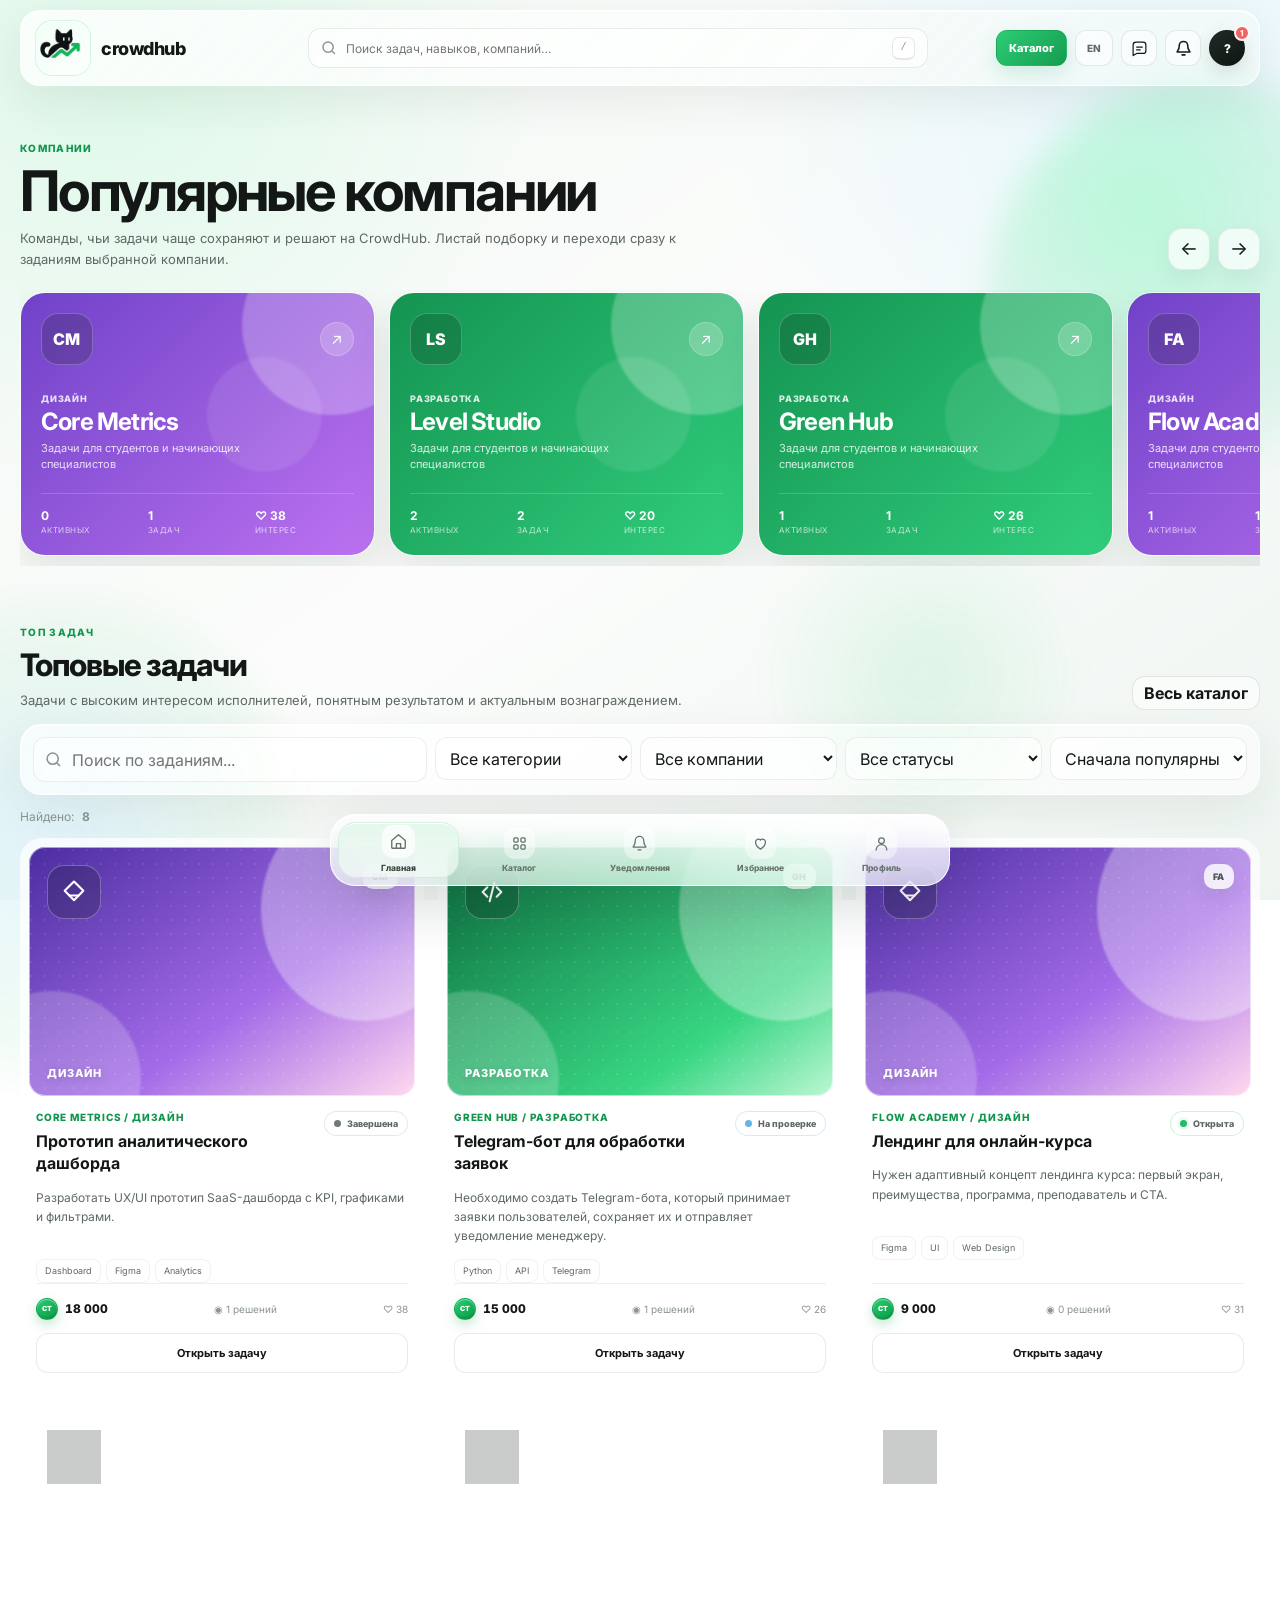
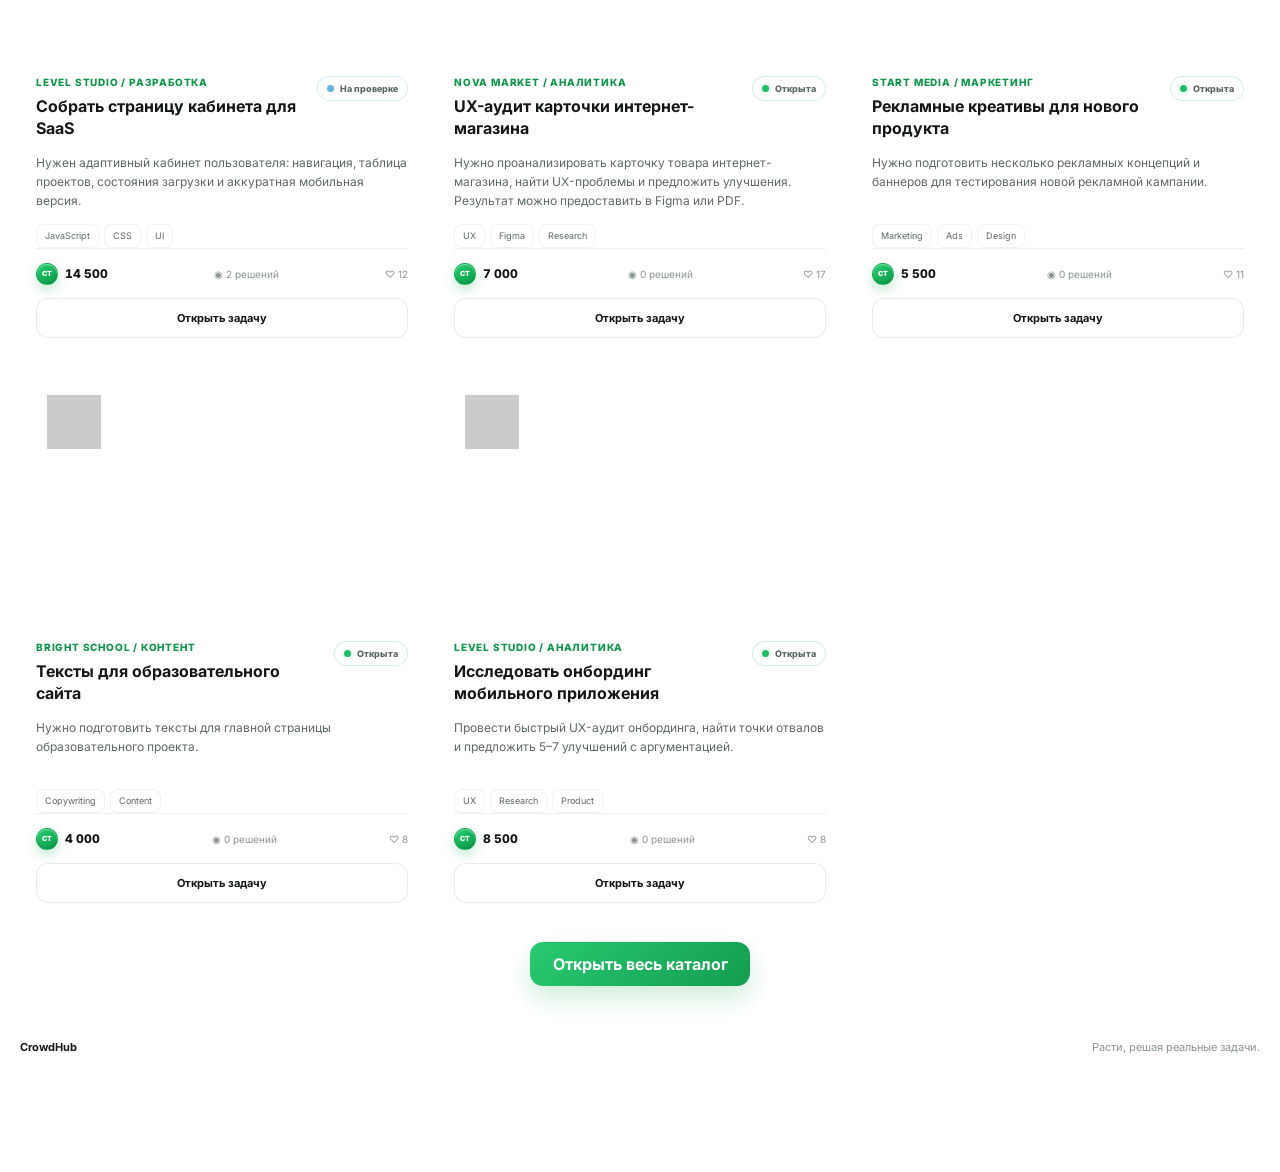
<file: index.html>
<!DOCTYPE html>

<html lang="ru">
<head>
<meta charset="utf-8"/>
<meta content="width=device-width, initial-scale=1.0" name="viewport"/>
<meta content="CrowdHub — платформа, где компании публикуют реальные задачи, а студенты набирают опыт и получают CT за лучший результат." name="description"/>
<title>CrowdHub — реальные рабочие задачи</title>
<link href="https://fonts.googleapis.com" rel="preconnect"/>
<link crossorigin="" href="https://fonts.gstatic.com" rel="preconnect"/>
<link href="https://fonts.googleapis.com/css2?family=Inter:wght@400;500;600;700;800&amp;display=swap" rel="stylesheet"/>

<link href="favicon.ico" rel="icon" type="image/x-icon"/><link href="favicon-32.png" rel="icon" sizes="32x32" type="image/png"/><link href="favicon-64.png" rel="icon" sizes="64x64" type="image/png"/><link href="apple-touch-icon.png" rel="apple-touch-icon" sizes="180x180"/><link href="style.css" rel="stylesheet"/>
</head>
<body data-page="home">
<div class="liquid-orb orb-one"></div>
<div class="liquid-orb orb-two"></div>
<div class="liquid-orb orb-three"></div>
<div id="siteHeader"></div>
<main class="market-home">
<section class="home-companies-section">
  <div class="container">
    <div class="market-intro-row companies-intro-row">
      <div>
        <span class="section-caption">КОМПАНИИ</span>
        <h1>Популярные компании</h1>
        <p>Команды, чьи задачи чаще сохраняют и решают на CrowdHub. Листай подборку и переходи сразу к заданиям выбранной компании.</p>
      </div>
      <div class="company-carousel-actions" aria-label="Навигация по компаниям">
        <button class="carousel-arrow" id="companiesPrev" type="button" aria-label="Предыдущие компании">←</button>
        <button class="carousel-arrow" id="companiesNext" type="button" aria-label="Следующие компании">→</button>
      </div>
    </div>
    <div class="popular-companies-wrap">
      <div class="popular-companies-track" id="popularCompanies"></div>
    </div>
  </div>
</section>
<section class="home-top-tasks-section">
  <div class="container">
    <div class="section-title home-catalog-title">
      <div>
        <span class="section-caption">ТОП ЗАДАЧ</span>
        <h2>Топовые задачи</h2>
        <p class="section-description">Задачи с высоким интересом исполнителей, понятным результатом и актуальным вознаграждением.</p>
      </div>
      <a class="btn btn-glass btn-compact" href="orders.html">Весь каталог</a>
    </div>
    <div class="glass catalog-controls home-catalog-controls">
      <div class="catalog-search"><svg viewBox="0 0 24 24"><path d="m21 21-4.35-4.35m2.35-5.65a8 8 0 1 1-16 0 8 8 0 0 1 16 0Z"></path></svg><input id="homeOrdersSearch" placeholder="Поиск по заданиям..." type="text"></div>
      <select id="homeOrdersCategory"><option value="all">Все категории</option><option value="Разработка">Разработка</option><option value="Дизайн">Дизайн</option><option value="Маркетинг">Маркетинг</option><option value="Аналитика">Аналитика</option><option value="Контент">Контент</option></select>
      <select id="homeOrdersCompany"><option value="all">Все компании</option></select>
      <select id="homeOrdersStatus"><option value="all">Все статусы</option><option value="open">Открытые</option><option value="in_review">Есть решения</option><option value="paid">Завершённые</option></select>
      <select id="homeOrdersSort"><option value="popular">Сначала популярные</option><option value="newest">Сначала новые</option><option value="price_desc">Награда: выше</option><option value="price_asc">Награда: ниже</option></select>
    </div>
    <div class="catalog-meta">Найдено: <strong id="homeOrdersCount">0</strong></div>
    <div class="orders-grid" id="homeCatalogGrid"></div>
    <div class="glass empty-state" id="homeOrdersEmpty"><strong>Ничего не найдено</strong><span>Попробуй изменить фильтры.</span></div>
    <div class="home-more-wrap"><a class="btn btn-primary" href="orders.html">Открыть весь каталог</a></div>
  </div>
</section>
</main>
<footer class="footer"><div class="container footer-inner"><strong>CrowdHub</strong><span>Расти, решая реальные задачи.</span></div></footer>
<div class="toast-container" id="toastContainer"></div>
<script defer src="js/storage.js"></script>
  <script defer src="js/i18n.js"></script>
  <script defer src="js/navigation.js"></script>
  <script defer src="js/notifications.js"></script>
  <script defer src="js/components.js"></script>
  <script defer src="js/chat.js"></script>
  <script defer src="js/tasks.js"></script>
  <script defer src="js/auth.js"></script>
  <script defer src="js/profile.js"></script>
  <script defer src="js/company.js"></script>
  <script defer src="js/favorites.js"></script>
  <script defer src="js/forms.js"></script>
  <script defer src="app.js"></script>
</body>
</html>
</file>
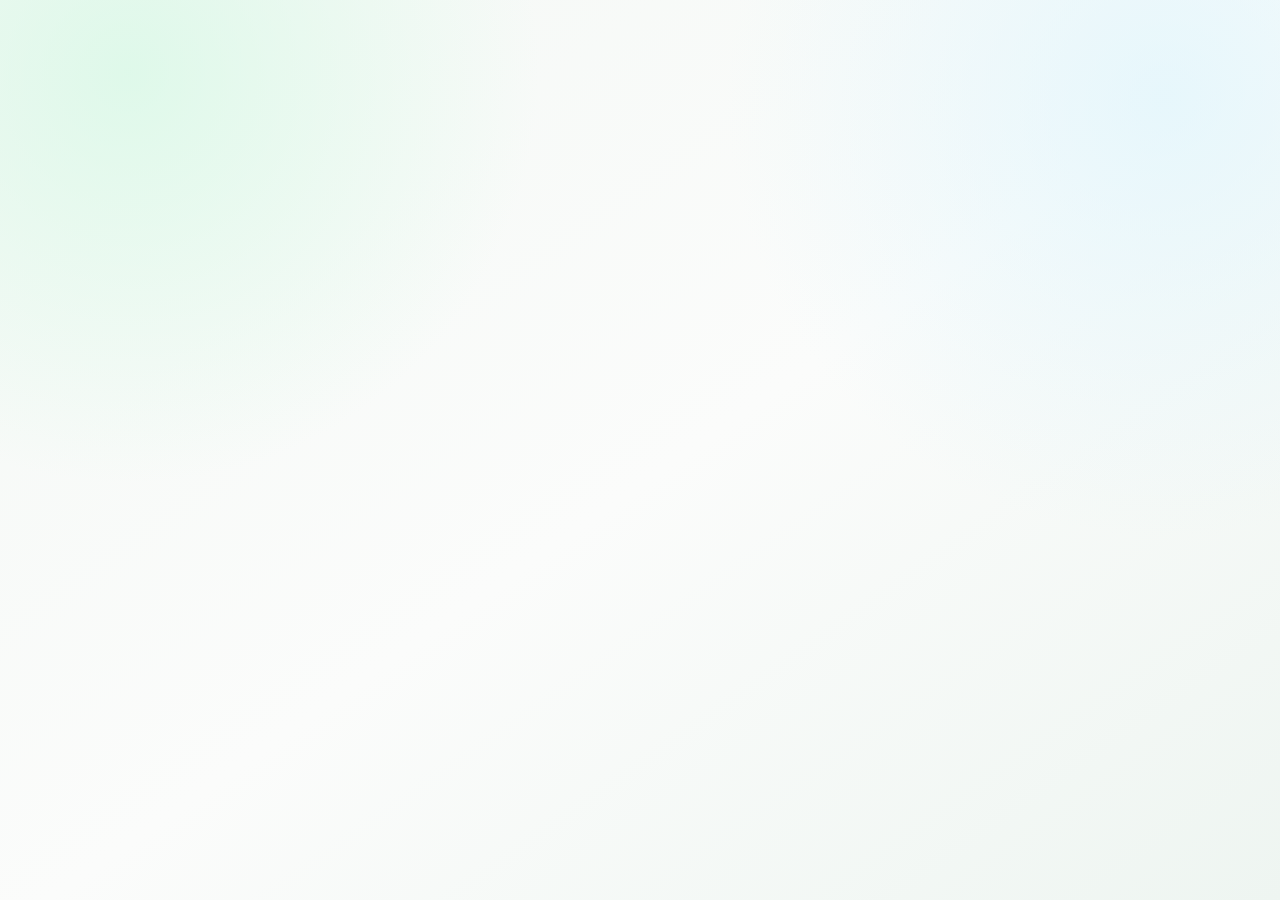
<file: company-chats.html>
<!DOCTYPE html><html lang="ru"><head><meta charset="UTF-8"><meta name="viewport" content="width=device-width,initial-scale=1"><title>Чаты — CrowdHub</title><script>location.replace("messages.html"+location.search)</script></head><body></body></html>
</file>
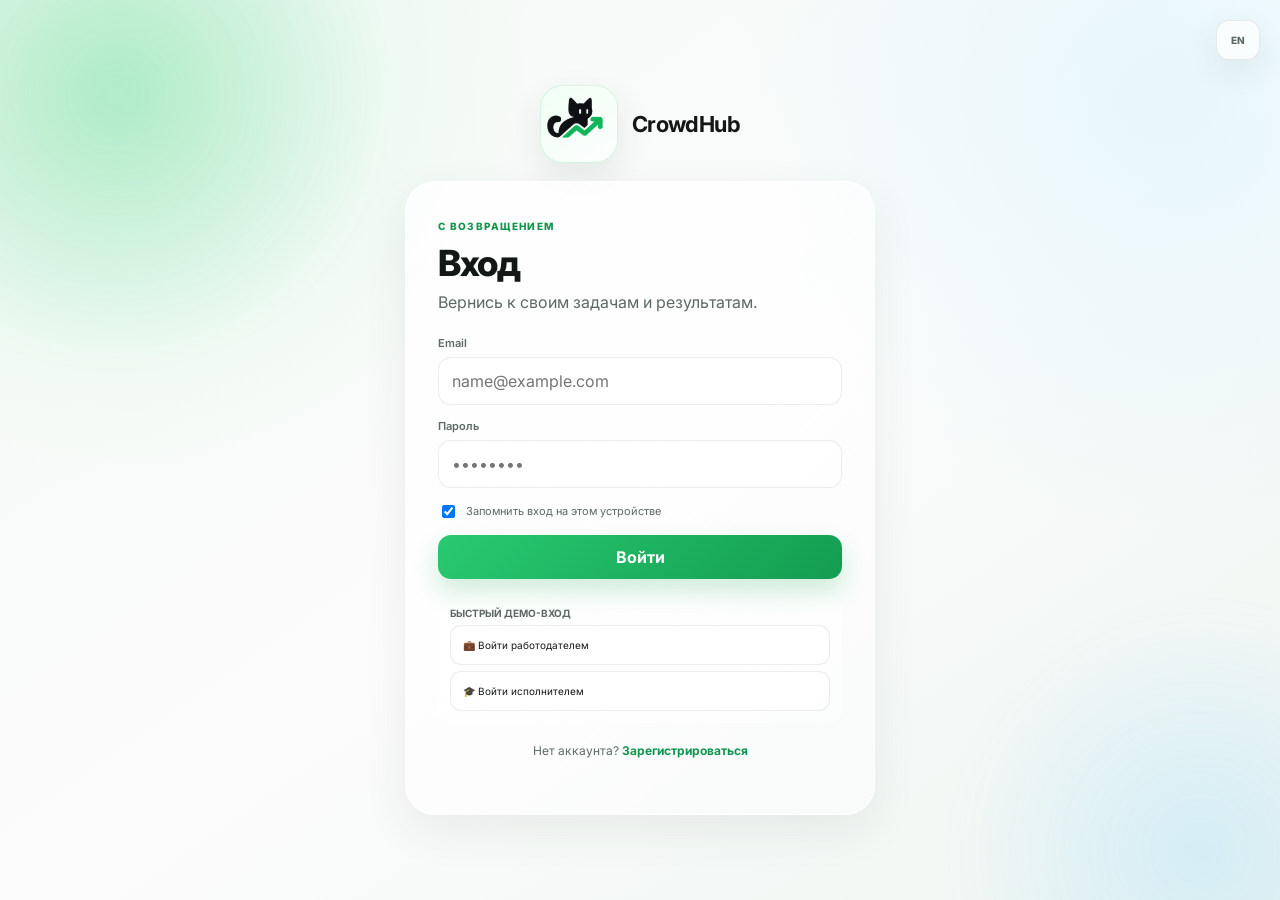
<file: company-submissions.html>
<!DOCTYPE html>
<html lang="ru">
<head>
  <meta charset="UTF-8">
  <meta name="viewport" content="width=device-width, initial-scale=1.0">
  <title>Входящие решения — CrowdHub</title>
  <link rel="icon" href="favicon.ico">
  <link rel="apple-touch-icon" href="apple-touch-icon.png">
  <link rel="preconnect" href="https://fonts.googleapis.com">
  <link rel="preconnect" href="https://fonts.gstatic.com" crossorigin>
  <link href="https://fonts.googleapis.com/css2?family=Inter:wght@400;500;600;700;800&display=swap" rel="stylesheet">
  <link rel="stylesheet" href="style.css">
</head>
<body data-page="company-submissions">
  <div class="liquid-orb orb-two"></div><div class="liquid-orb orb-three"></div>
  <div id="siteHeader"></div>
  <main class="page-main"><div class="container"><div id="companySubmissionsRoot"></div></div></main>
  <div class="toast-container" id="toastContainer"></div>
  <script defer src="js/storage.js"></script>
  <script defer src="js/i18n.js"></script>
  <script defer src="js/navigation.js"></script>
  <script defer src="js/notifications.js"></script>
  <script defer src="js/components.js"></script>
  <script defer src="js/chat.js"></script>
  <script defer src="js/tasks.js"></script>
  <script defer src="js/auth.js"></script>
  <script defer src="js/profile.js"></script>
  <script defer src="js/company.js"></script>
  <script defer src="js/favorites.js"></script>
  <script defer src="js/forms.js"></script>
  <script defer src="app.js"></script>
</body>
</html>
</file>
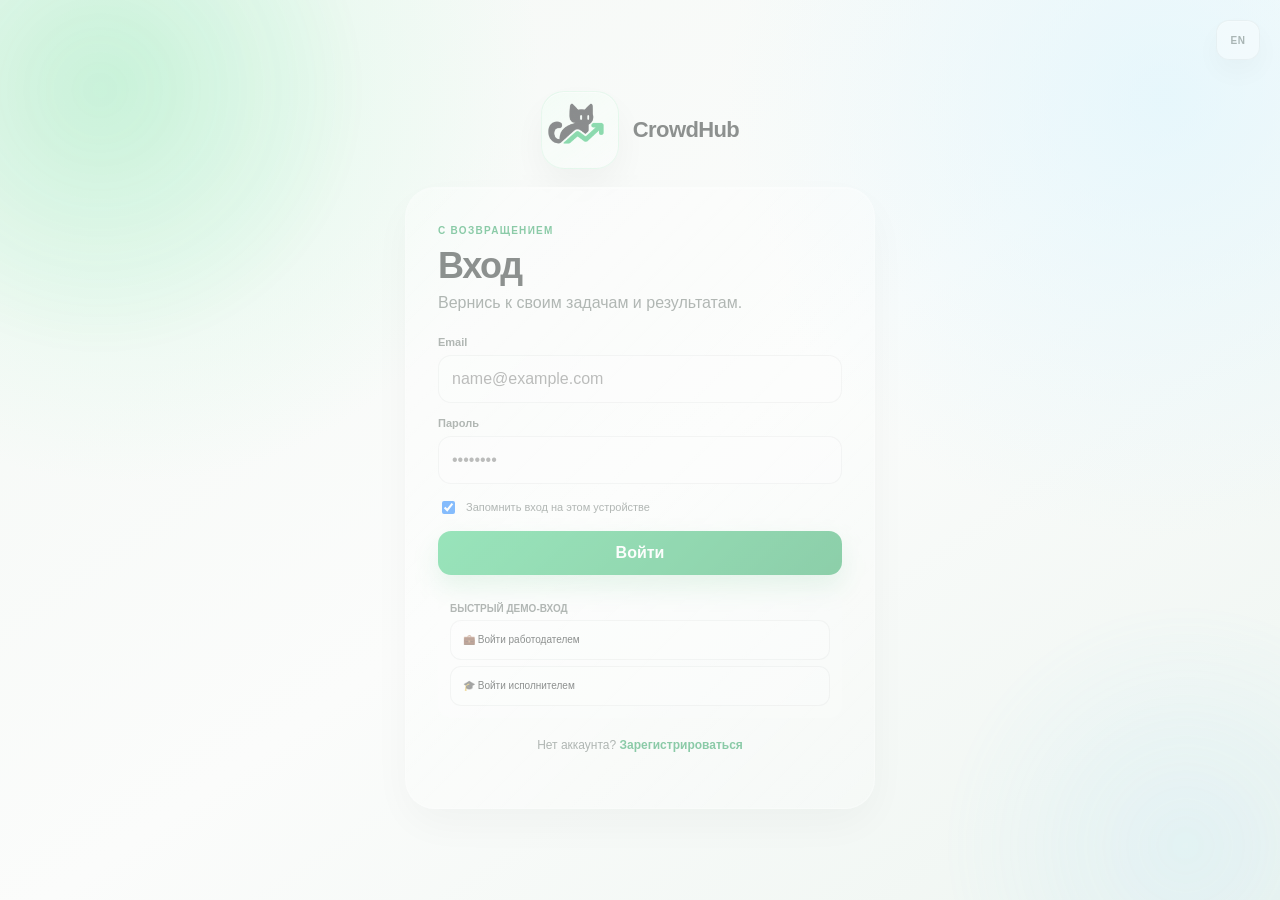
<file: company-tasks.html>
<!DOCTYPE html>
<html lang="ru">
<head>
  <meta charset="UTF-8">
  <meta name="viewport" content="width=device-width, initial-scale=1.0">
  <title>Мои задачи — CrowdHub</title>
  <link rel="icon" href="favicon.ico">
  <link rel="apple-touch-icon" href="apple-touch-icon.png">
  <link rel="preconnect" href="https://fonts.googleapis.com">
  <link rel="preconnect" href="https://fonts.gstatic.com" crossorigin>
  <link href="https://fonts.googleapis.com/css2?family=Inter:wght@400;500;600;700;800&display=swap" rel="stylesheet">
  <link rel="stylesheet" href="style.css">
</head>
<body data-page="company-tasks">
  <div class="liquid-orb orb-one"></div><div class="liquid-orb orb-three"></div>
  <div id="siteHeader"></div>
  <main class="page-main"><div class="container"><div id="companyTasksRoot"></div></div></main>
  <div class="toast-container" id="toastContainer"></div>
  <script defer src="js/storage.js"></script>
  <script defer src="js/i18n.js"></script>
  <script defer src="js/navigation.js"></script>
  <script defer src="js/notifications.js"></script>
  <script defer src="js/components.js"></script>
  <script defer src="js/chat.js"></script>
  <script defer src="js/tasks.js"></script>
  <script defer src="js/auth.js"></script>
  <script defer src="js/profile.js"></script>
  <script defer src="js/company.js"></script>
  <script defer src="js/favorites.js"></script>
  <script defer src="js/forms.js"></script>
  <script defer src="app.js"></script>
</body>
</html>
</file>
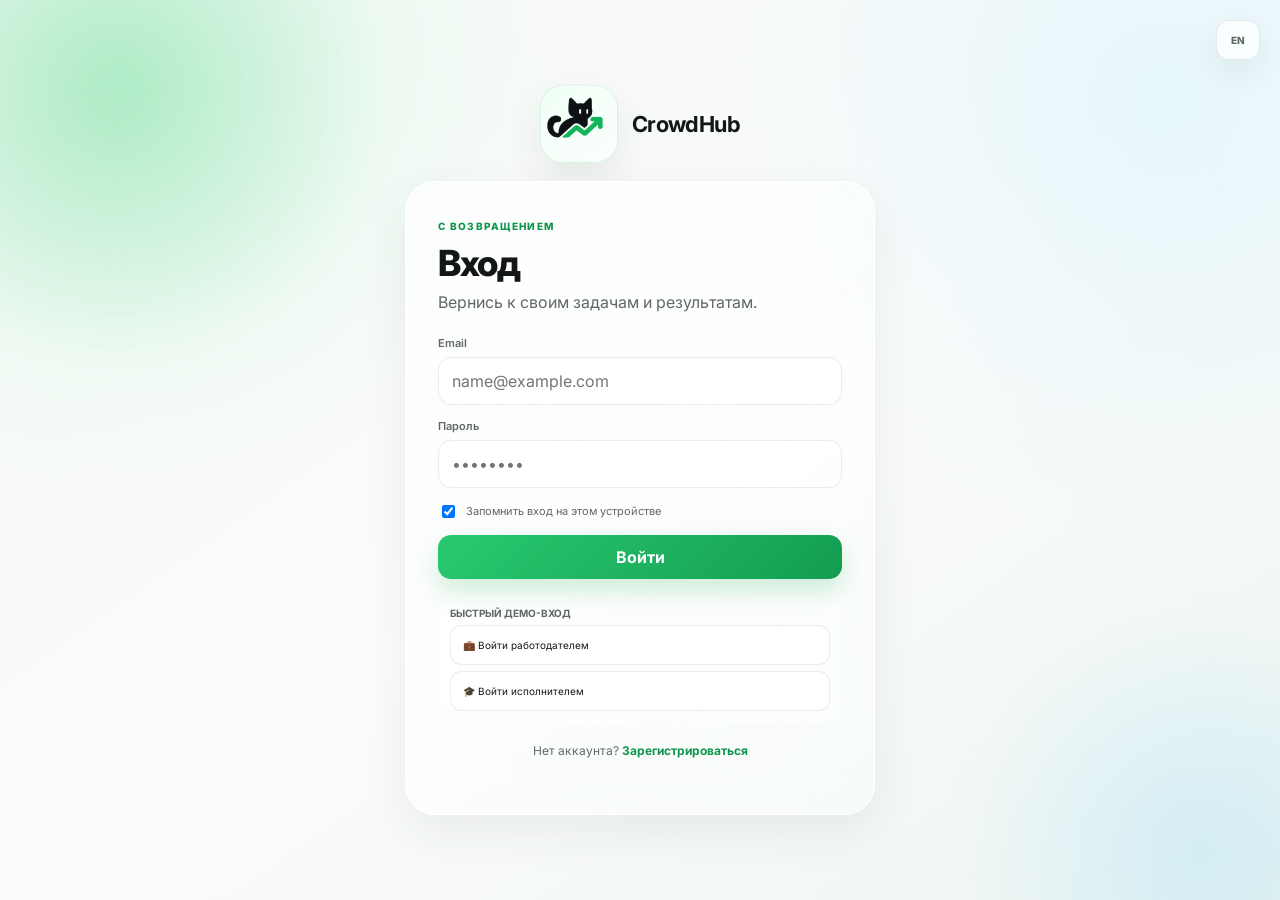
<file: company.html>
<!DOCTYPE html>
<html lang="ru">
<head>
  <meta charset="UTF-8">
  <meta name="viewport" content="width=device-width, initial-scale=1.0">
  <title>Кабинет работодателя — CrowdHub</title>
  <link rel="icon" href="favicon.ico">
  <link rel="apple-touch-icon" href="apple-touch-icon.png">
  <link rel="preconnect" href="https://fonts.googleapis.com">
  <link rel="preconnect" href="https://fonts.gstatic.com" crossorigin>
  <link href="https://fonts.googleapis.com/css2?family=Inter:wght@400;500;600;700;800&display=swap" rel="stylesheet">
  <link rel="stylesheet" href="style.css">
</head>
<body data-page="company">
  <div class="liquid-orb orb-one"></div><div class="liquid-orb orb-two"></div>
  <div id="siteHeader"></div>
  <main class="page-main"><div class="container"><div id="companyDashboardRoot"></div></div></main>
  <div class="toast-container" id="toastContainer"></div>
  <script defer src="js/storage.js"></script>
  <script defer src="js/i18n.js"></script>
  <script defer src="js/navigation.js"></script>
  <script defer src="js/notifications.js"></script>
  <script defer src="js/components.js"></script>
  <script defer src="js/chat.js"></script>
  <script defer src="js/tasks.js"></script>
  <script defer src="js/auth.js"></script>
  <script defer src="js/profile.js"></script>
  <script defer src="js/company.js"></script>
  <script defer src="js/favorites.js"></script>
  <script defer src="js/forms.js"></script>
  <script defer src="app.js"></script>
</body>
</html>
</file>
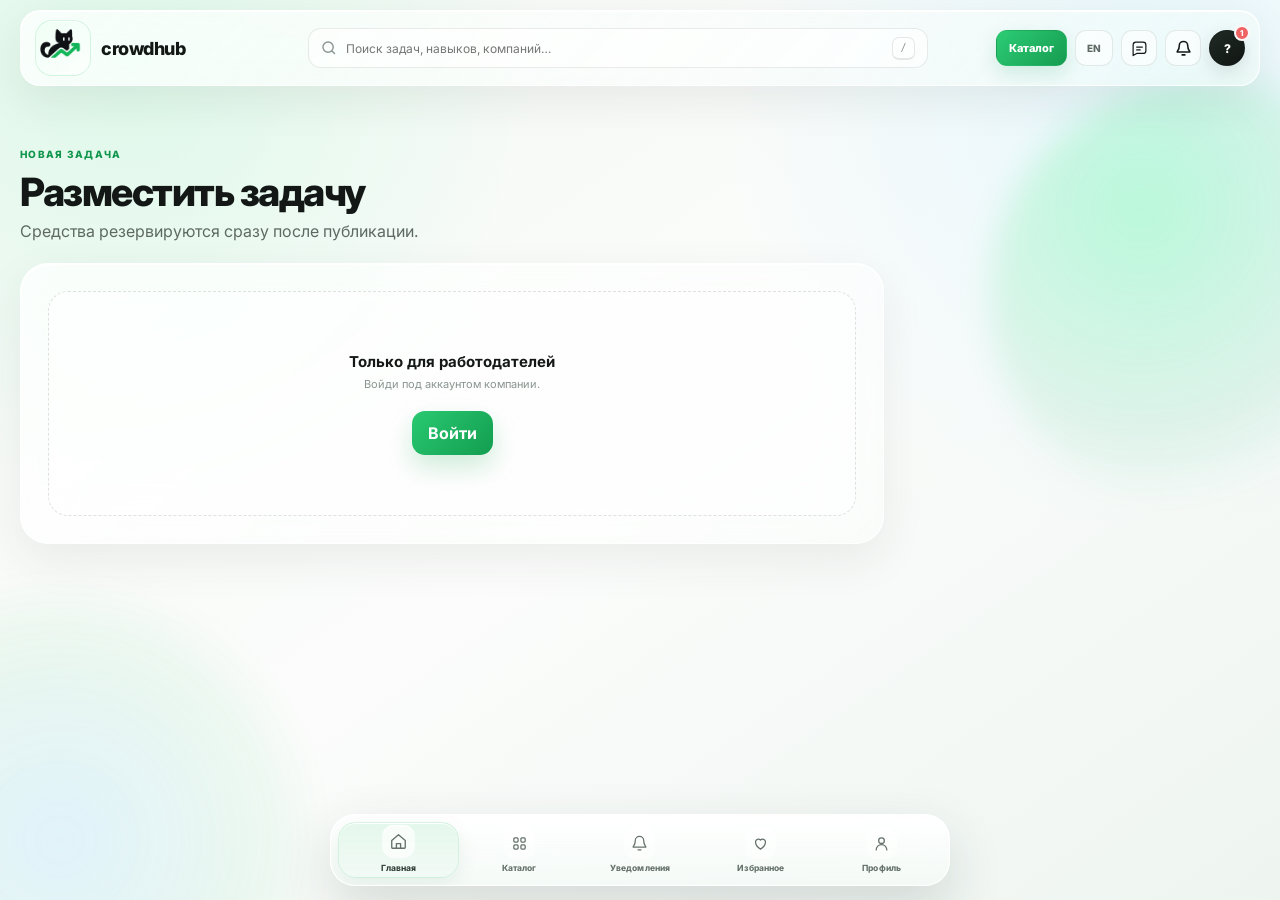
<file: create-order.html>
<!DOCTYPE html>

<html lang="ru">
<head><meta charset="utf-8"/><meta content="width=device-width, initial-scale=1.0" name="viewport"/><title>Создать задачу — CrowdHub</title><link href="https://fonts.googleapis.com" rel="preconnect"/><link crossorigin="" href="https://fonts.gstatic.com" rel="preconnect"/><link href="https://fonts.googleapis.com/css2?family=Inter:wght@400;500;600;700;800&amp;display=swap" rel="stylesheet"/>
<link href="favicon.ico" rel="icon" type="image/x-icon"/><link href="favicon-32.png" rel="icon" sizes="32x32" type="image/png"/><link href="favicon-64.png" rel="icon" sizes="64x64" type="image/png"/><link href="apple-touch-icon.png" rel="apple-touch-icon" sizes="180x180"/><link href="style.css" rel="stylesheet"/></head>
<body data-page="create-order"><div class="liquid-orb orb-one"></div><div class="liquid-orb orb-two"></div><div id="siteHeader"></div>
<main class="page-main"><div class="container"><div class="catalog-heading"><div><span class="section-caption">НОВАЯ ЗАДАЧА</span><h1>Разместить задачу</h1><p>Средства резервируются сразу после публикации.</p></div></div>
<div class="create-layout">
<section class="glass create-card" id="createOrderRoot"><form id="createOrderForm"><label class="form-field"><span>Название</span><input id="newOrderTitle" placeholder="Например: разработать лендинг" required="" type="text"/></label><div class="two-fields"><label class="form-field"><span>Категория</span><select id="newOrderCategory"><option>Разработка</option><option>Дизайн</option><option>Маркетинг</option><option>Аналитика</option><option>Контент</option></select></label><label class="form-field"><span>Вознаграждение</span><input id="newOrderPrice" min="100" placeholder="15000" required="" type="number"/></label></div><label class="form-field"><span>Описание задачи</span><textarea id="newOrderDescription" placeholder="Что нужно сделать? Каким должен быть результат?" required=""></textarea></label><label class="form-field"><span>Навыки</span><input id="newOrderSkills" placeholder="HTML, CSS, JavaScript" type="text"/></label><div class="security-banner"><div class="security-icon">!</div><div><strong>Правило отмены</strong><p>Ты сможешь отменить задачу и вернуть средства только пока ни один исполнитель не отправил результат.</p></div></div><button class="btn btn-primary btn-full">Оплатить и опубликовать</button></form></section>
<aside class="glass live-preview-card"><span class="section-caption">ПРЕДПРОСМОТР</span><h2>Предпросмотр карточки</h2><div id="orderLivePreview"></div><div class="budget-advisor"><span>Рекомендуемый бюджет</span><strong id="budgetAdvice"><span class="ct-amount"><span class="ct-coin">CT</span><span class="ct-number">8 000–15 000</span></span></strong><p id="walletPreview">Баланс: —</p></div></aside>
</div>
</div></main><div class="toast-container" id="toastContainer"></div><script defer src="js/storage.js"></script>
  <script defer src="js/i18n.js"></script>
  <script defer src="js/navigation.js"></script>
  <script defer src="js/notifications.js"></script>
  <script defer src="js/components.js"></script>
  <script defer src="js/chat.js"></script>
  <script defer src="js/tasks.js"></script>
  <script defer src="js/auth.js"></script>
  <script defer src="js/profile.js"></script>
  <script defer src="js/company.js"></script>
  <script defer src="js/favorites.js"></script>
  <script defer src="js/forms.js"></script>
  <script defer src="app.js"></script>
</body>
</html>
</file>
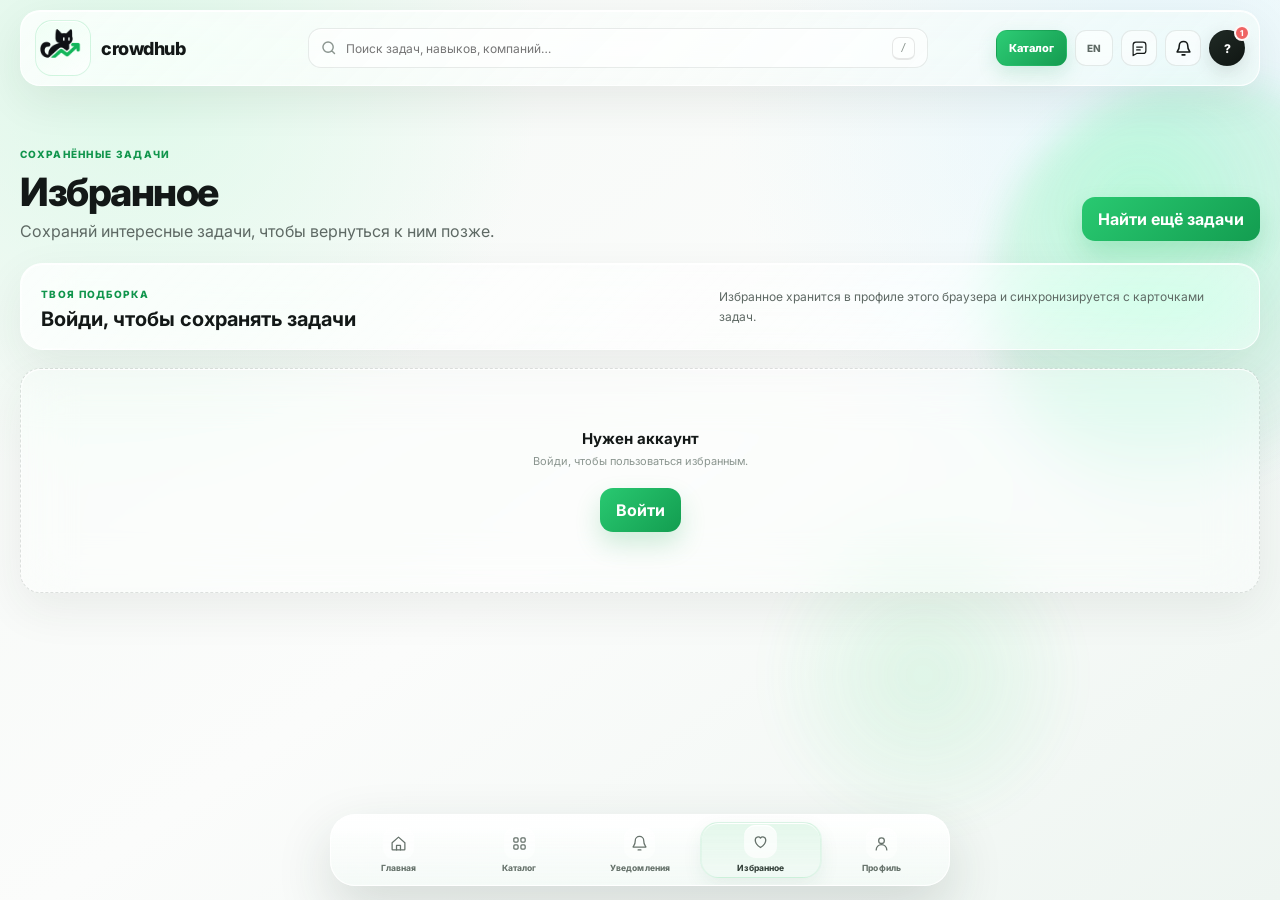
<file: favorites.html>
<!DOCTYPE html>

<html lang="ru">
<head>
<meta charset="utf-8"/>
<meta content="width=device-width, initial-scale=1.0" name="viewport"/>
<meta content="Избранные задачи — CrowdHub" name="description"/>
<title>Избранное — CrowdHub</title>
<link href="https://fonts.googleapis.com" rel="preconnect"/>
<link crossorigin="" href="https://fonts.gstatic.com" rel="preconnect"/>
<link href="https://fonts.googleapis.com/css2?family=Inter:wght@400;500;600;700;800&amp;display=swap" rel="stylesheet"/>

<link href="favicon.ico" rel="icon" type="image/x-icon"/><link href="favicon-32.png" rel="icon" sizes="32x32" type="image/png"/><link href="favicon-64.png" rel="icon" sizes="64x64" type="image/png"/><link href="apple-touch-icon.png" rel="apple-touch-icon" sizes="180x180"/><link href="style.css" rel="stylesheet"/>
</head>
<body data-page="favorites">
<div class="liquid-orb orb-one"></div>
<div class="liquid-orb orb-three"></div>
<div id="siteHeader"></div>
<main class="page-main">
<div class="container">
<div class="catalog-heading">
<div>
<span class="section-caption">СОХРАНЁННЫЕ ЗАДАЧИ</span>
<h1>Избранное</h1>
<p>Сохраняй интересные задачи, чтобы вернуться к ним позже.</p>
</div>
<a class="btn btn-primary" href="orders.html">Найти ещё задачи</a>
</div>
<section class="glass favorites-summary" id="favoritesSummary">
<div>
<span class="section-caption">ТВОЯ ПОДБОРКА</span>
<strong id="favoritesCount">0 сохранённых задач</strong>
</div>
<p>Избранное хранится в профиле этого браузера и синхронизируется с карточками задач.</p>
</section>
<div class="orders-grid" id="favoritesGrid"></div>
<div class="glass empty-state" id="favoritesEmpty">
<strong>Избранное пока пустое</strong>
<span>Открой каталог и нажми ♡ у понравившейся задачи.</span>
<a class="btn btn-primary" href="orders.html">Перейти к задачам</a>
</div>
</div>
</main>
<div class="toast-container" id="toastContainer"></div>
<script defer src="js/storage.js"></script>
  <script defer src="js/i18n.js"></script>
  <script defer src="js/navigation.js"></script>
  <script defer src="js/notifications.js"></script>
  <script defer src="js/components.js"></script>
  <script defer src="js/chat.js"></script>
  <script defer src="js/tasks.js"></script>
  <script defer src="js/auth.js"></script>
  <script defer src="js/profile.js"></script>
  <script defer src="js/company.js"></script>
  <script defer src="js/favorites.js"></script>
  <script defer src="js/forms.js"></script>
  <script defer src="app.js"></script>
</body>
</html>
</file>
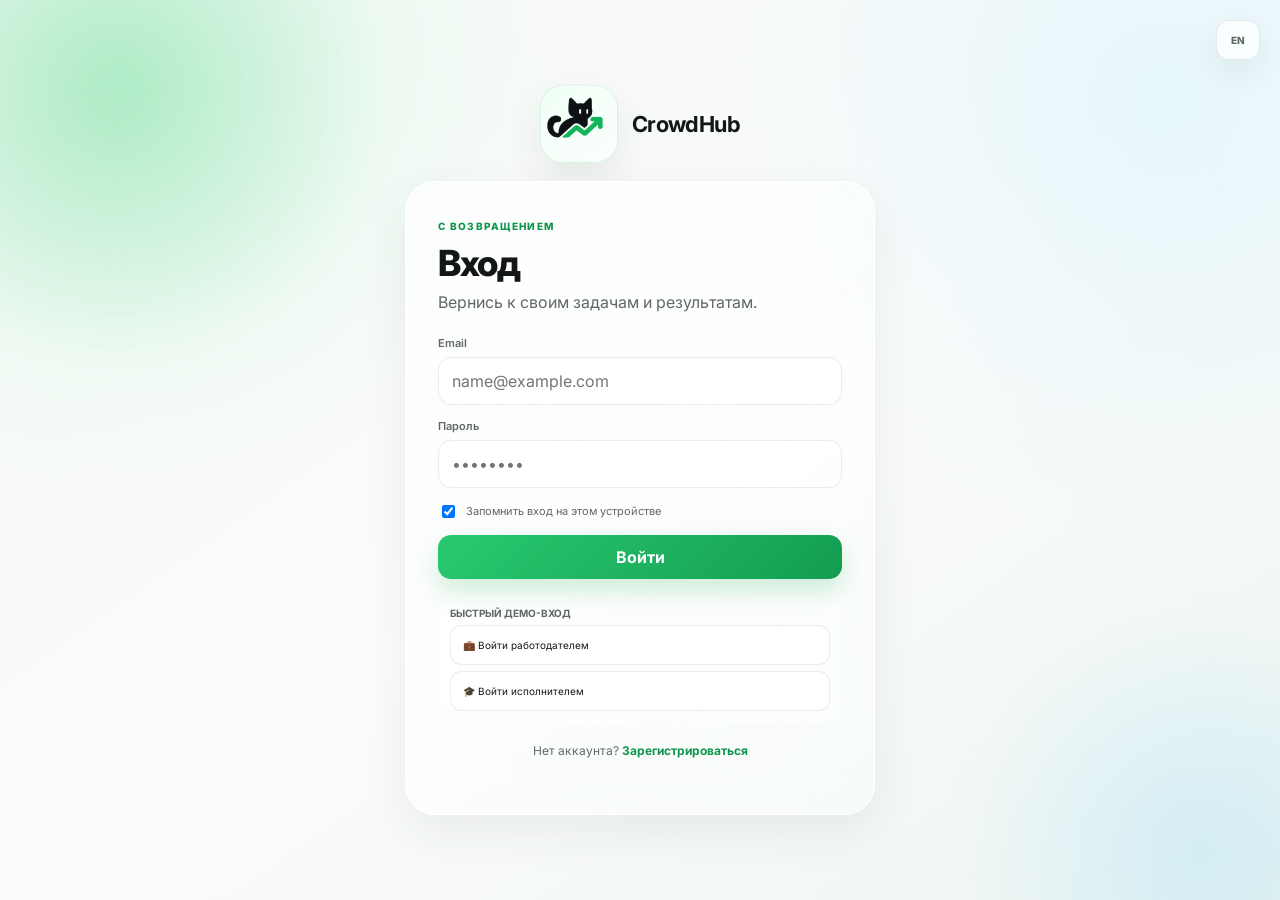
<file: login.html>
<!DOCTYPE html>

<html lang="ru">
<head><meta charset="utf-8"/><meta content="width=device-width, initial-scale=1.0" name="viewport"/><title>Вход — CrowdHub</title><link href="https://fonts.googleapis.com" rel="preconnect"/><link crossorigin="" href="https://fonts.gstatic.com" rel="preconnect"/><link href="https://fonts.googleapis.com/css2?family=Inter:wght@400;500;600;700;800&amp;display=swap" rel="stylesheet"/>
<link href="favicon.ico" rel="icon" type="image/x-icon"/><link href="favicon-32.png" rel="icon" sizes="32x32" type="image/png"/><link href="favicon-64.png" rel="icon" sizes="64x64" type="image/png"/><link href="apple-touch-icon.png" rel="apple-touch-icon" sizes="180x180"/><link href="style.css" rel="stylesheet"/></head>
<body data-page="login">
<div class="liquid-orb auth-orb-one"></div><div class="liquid-orb auth-orb-two"></div>
<main class="auth-page">
<a class="auth-logo" href="index.html"><span class="brand-icon brand-logo-image"><img alt="" src="logo.png"/></span><strong>CrowdHub</strong></a>
<section class="glass auth-card">
<span class="section-caption">С ВОЗВРАЩЕНИЕМ</span><h1>Вход</h1><p>Вернись к своим задачам и результатам.</p>
<form id="loginForm"><label class="form-field"><span>Email</span><input id="loginEmail" placeholder="name@example.com" required="" type="email"/></label><label class="form-field"><span>Пароль</span><input id="loginPassword" placeholder="••••••••" required="" type="password"/></label><label class="check-row"><input checked="" id="rememberLogin" type="checkbox"/><span>Запомнить вход на этом устройстве</span></label><button class="btn btn-primary btn-full">Войти</button></form>
<div class="demo-accounts enhanced-demo"><strong>БЫСТРЫЙ ДЕМО-ВХОД</strong><button class="demo-login-button" data-demo="employer" type="button">💼 Войти работодателем</button><button class="demo-login-button" data-demo="student" type="button">🎓 Войти исполнителем</button></div>

<p class="auth-switch">Нет аккаунта? <a href="register.html">Зарегистрироваться</a></p>
</section>
</main>
<div class="toast-container" id="toastContainer"></div><script defer src="js/storage.js"></script>
  <script defer src="js/i18n.js"></script>
  <script defer src="js/navigation.js"></script>
  <script defer src="js/notifications.js"></script>
  <script defer src="js/components.js"></script>
  <script defer src="js/chat.js"></script>
  <script defer src="js/tasks.js"></script>
  <script defer src="js/auth.js"></script>
  <script defer src="js/profile.js"></script>
  <script defer src="js/company.js"></script>
  <script defer src="js/favorites.js"></script>
  <script defer src="js/forms.js"></script>
  <script defer src="app.js"></script>
</body>
</html>
</file>
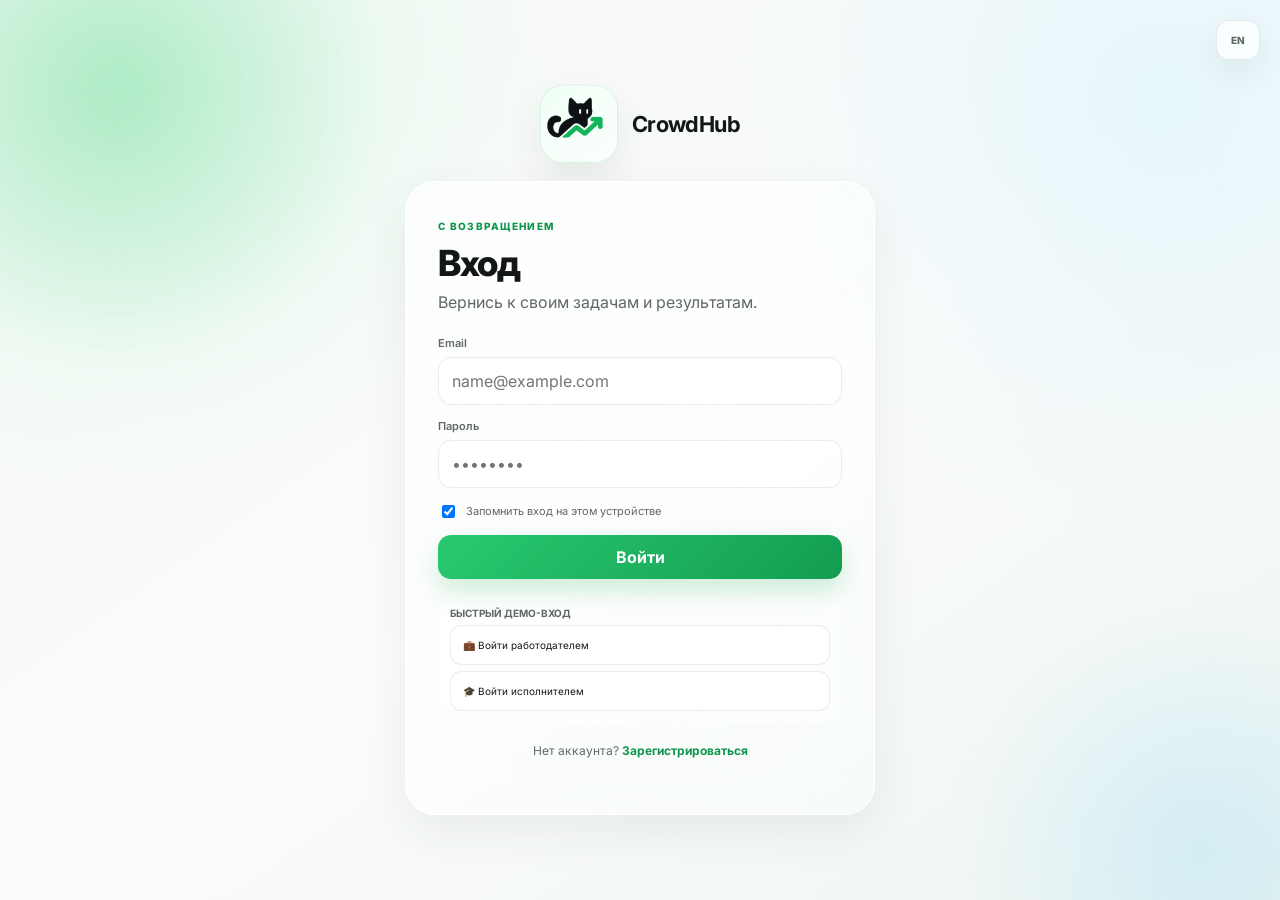
<file: messages.html>
<!DOCTYPE html>
<html lang="ru"><head><meta charset="UTF-8"><meta name="viewport" content="width=device-width, initial-scale=1.0"><title>Сообщения — CrowdHub</title><link rel="icon" href="favicon.ico"><link rel="apple-touch-icon" href="apple-touch-icon.png"><link rel="preconnect" href="https://fonts.googleapis.com"><link rel="preconnect" href="https://fonts.gstatic.com" crossorigin><link href="https://fonts.googleapis.com/css2?family=Inter:wght@400;500;600;700;800&display=swap" rel="stylesheet"><link rel="stylesheet" href="style.css"></head><body data-page="messages"><div class="liquid-orb orb-one"></div><div class="liquid-orb orb-two"></div><div id="siteHeader"></div><main class="page-main"><div class="container"><div id="messagesRoot"></div></div></main><div class="toast-container" id="toastContainer"></div>
<script defer src="js/storage.js"></script><script defer src="js/i18n.js"></script><script defer src="js/navigation.js"></script><script defer src="js/notifications.js"></script><script defer src="js/components.js"></script><script defer src="js/chat.js"></script><script defer src="js/tasks.js"></script><script defer src="js/auth.js"></script><script defer src="js/profile.js"></script><script defer src="js/company.js"></script><script defer src="js/favorites.js"></script><script defer src="js/forms.js"></script><script defer src="app.js"></script></body></html>
</file>
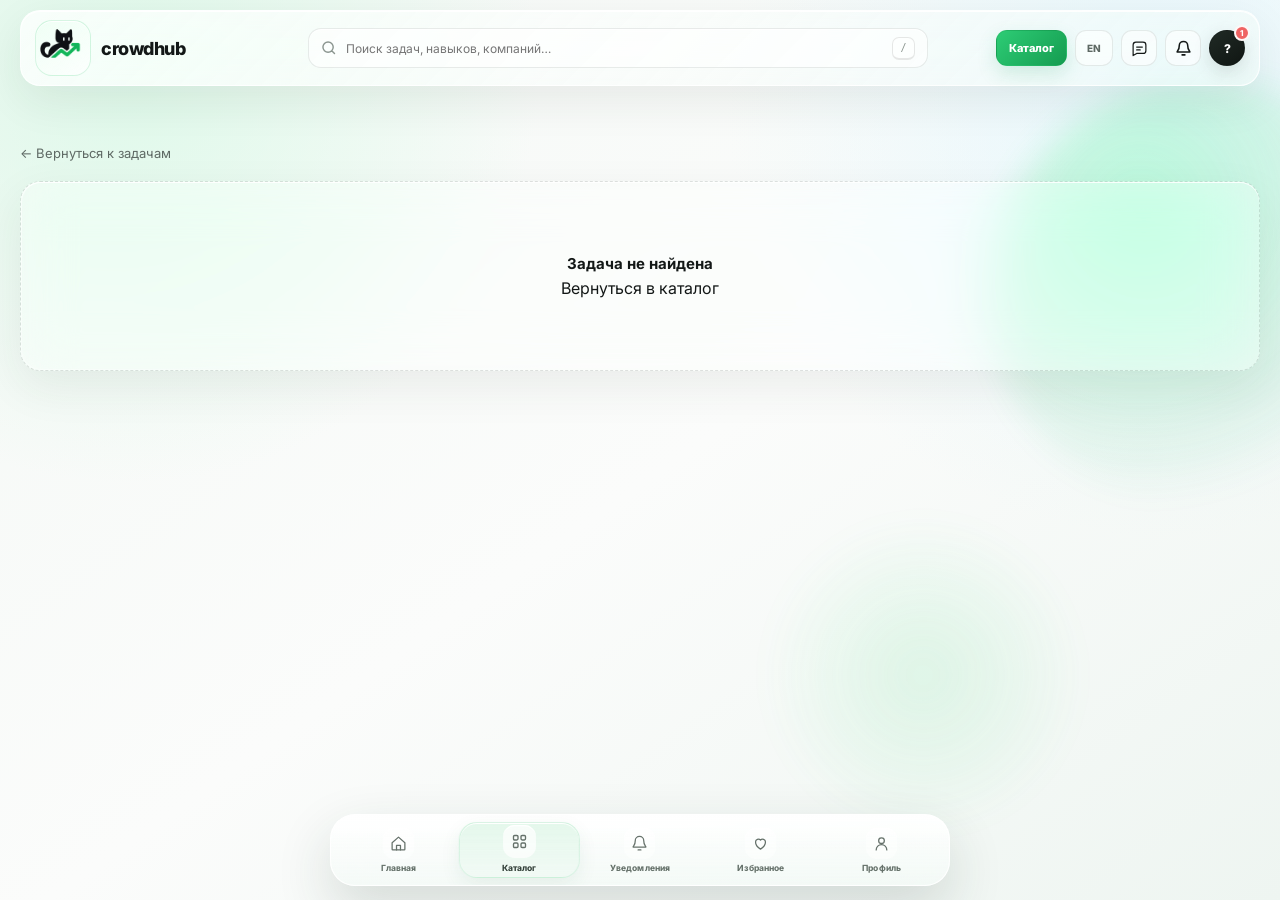
<file: order.html>
<!DOCTYPE html>

<html lang="ru">
<head>
<meta charset="utf-8"/><meta content="width=device-width, initial-scale=1.0" name="viewport"/>
<title>Задача — CrowdHub</title>
<link href="https://fonts.googleapis.com" rel="preconnect"/><link crossorigin="" href="https://fonts.gstatic.com" rel="preconnect"/>
<link href="https://fonts.googleapis.com/css2?family=Inter:wght@400;500;600;700;800&amp;display=swap" rel="stylesheet"/>
<link href="favicon.ico" rel="icon" type="image/x-icon"/><link href="favicon-32.png" rel="icon" sizes="32x32" type="image/png"/><link href="favicon-64.png" rel="icon" sizes="64x64" type="image/png"/><link href="apple-touch-icon.png" rel="apple-touch-icon" sizes="180x180"/><link href="style.css" rel="stylesheet"/>
</head>
<body data-page="order">
<div class="liquid-orb orb-one"></div><div class="liquid-orb orb-three"></div>
<div id="siteHeader"></div>
<main class="page-main"><div class="container"><a class="back-link" href="orders.html">← Вернуться к задачам</a><div id="orderPageRoot"></div></div></main>
<div class="modal-overlay" id="submissionModal"><div class="glass modal-card"><button class="modal-close" data-modal-close="">×</button><span class="section-caption">ОТПРАВКА РЕШЕНИЯ</span><h2>Отправить решение</h2><p class="modal-description">После первой отправки результата заказ больше нельзя отменить.</p><form id="submissionForm"><label class="form-field"><span>Ссылка на GitHub / результат</span><input id="solutionLink" placeholder="https://github.com/..." type="url"/></label><div class="submission-or"><span>или</span></div><label class="solution-file-drop"><input id="solutionZip" accept=".zip,application/zip,application/x-zip-compressed" type="file"/><span class="solution-file-icon">ZIP</span><strong>Прикрепить ZIP-архив</strong><small id="solutionZipName">до 25 МБ · исходники, макеты или готовый проект</small></label><p class="solution-delivery-note">Нужно добавить ссылку или ZIP-архив. ZIP сохраняется локально в файловом хранилище браузера и доступен для скачивания на этом устройстве.</p><label class="form-field"><span>Описание решения <small class="field-optional">необязательно</small></span><textarea id="solutionComment" placeholder="Расскажи, что ты сделал..."></textarea></label><div class="submission-submit-row"><button class="btn btn-primary btn-full" id="submissionSubmitButton" type="submit">Отправить результат</button><small class="submission-submit-status" id="submissionSubmitStatus" aria-live="polite"></small></div></form></div></div>
<div class="toast-container" id="toastContainer"></div><script defer src="js/storage.js"></script>
  <script defer src="js/i18n.js"></script>
  <script defer src="js/navigation.js"></script>
  <script defer src="js/notifications.js"></script>
  <script defer src="js/components.js"></script>
  <script defer src="js/chat.js"></script>
  <script defer src="js/tasks.js"></script>
  <script defer src="js/auth.js"></script>
  <script defer src="js/profile.js"></script>
  <script defer src="js/company.js"></script>
  <script defer src="js/favorites.js"></script>
  <script defer src="js/forms.js"></script>
  <script defer src="app.js"></script>
</body>
</html>
</file>
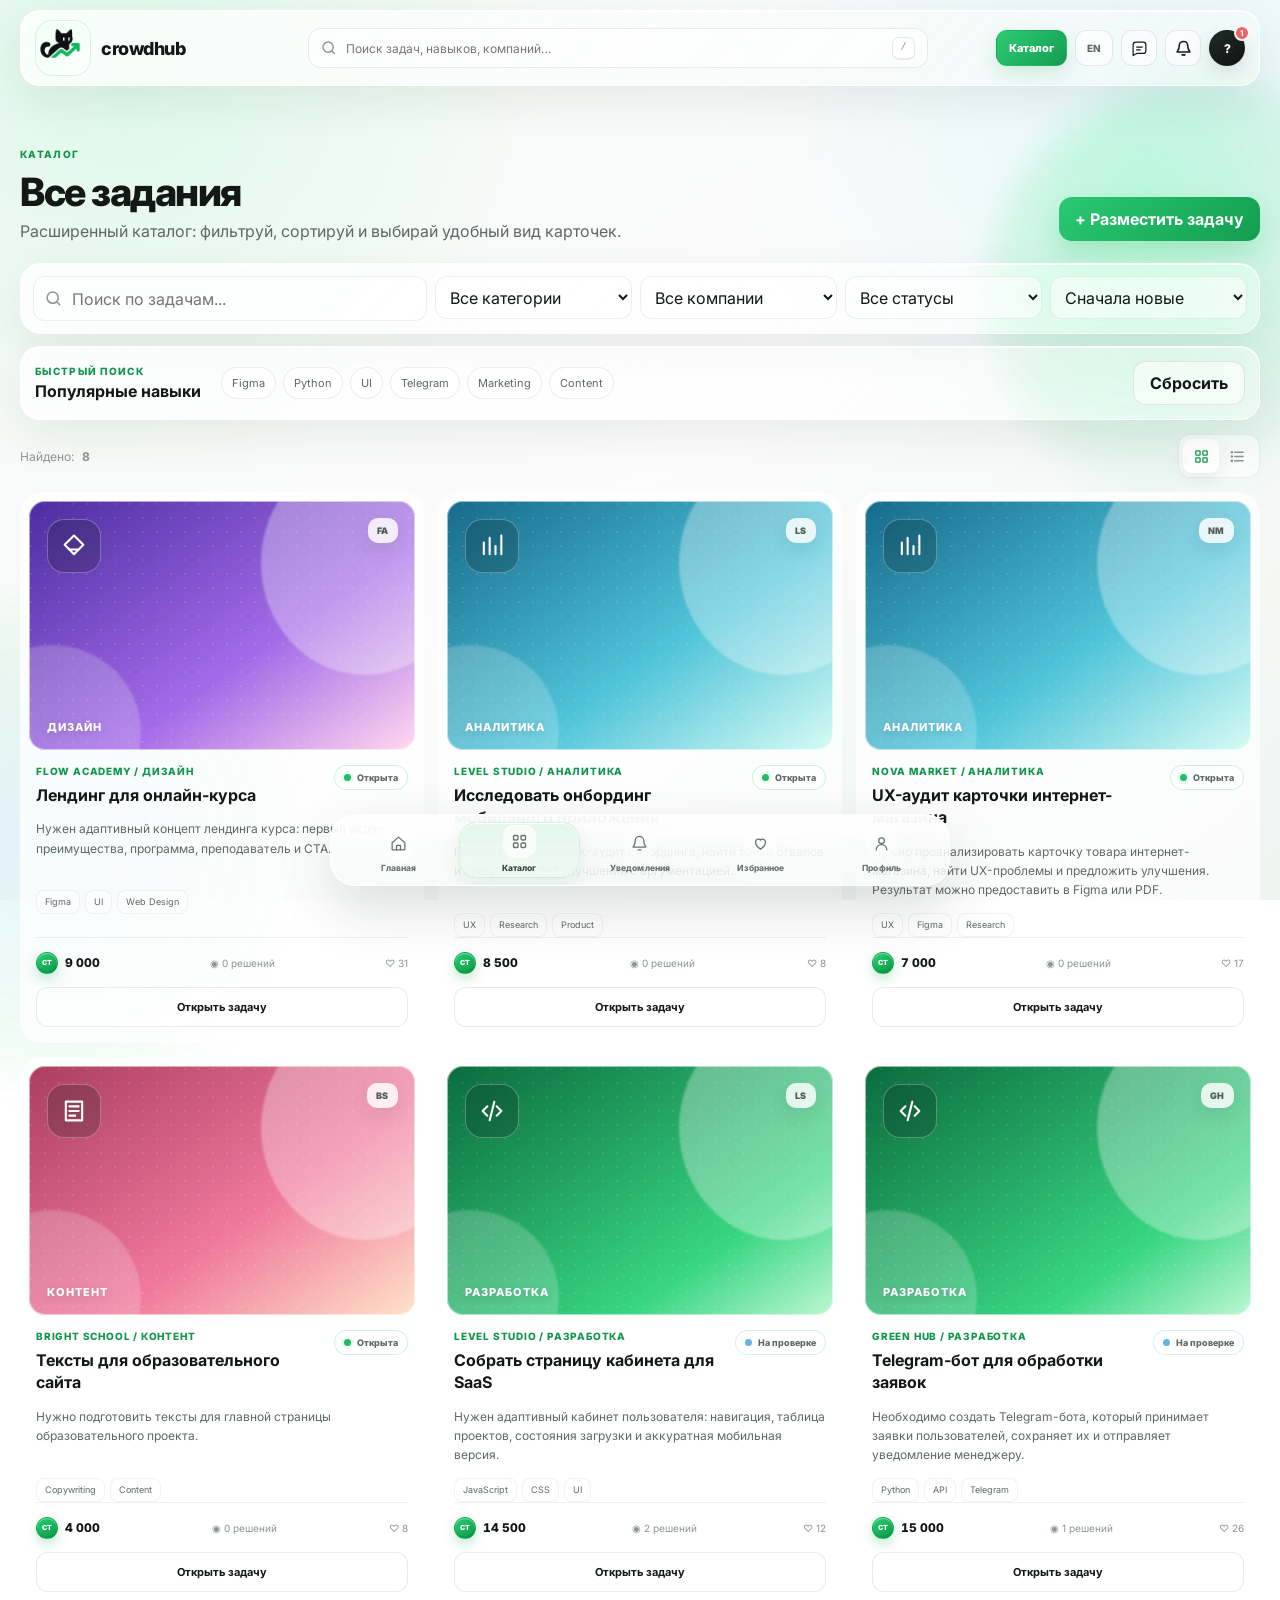
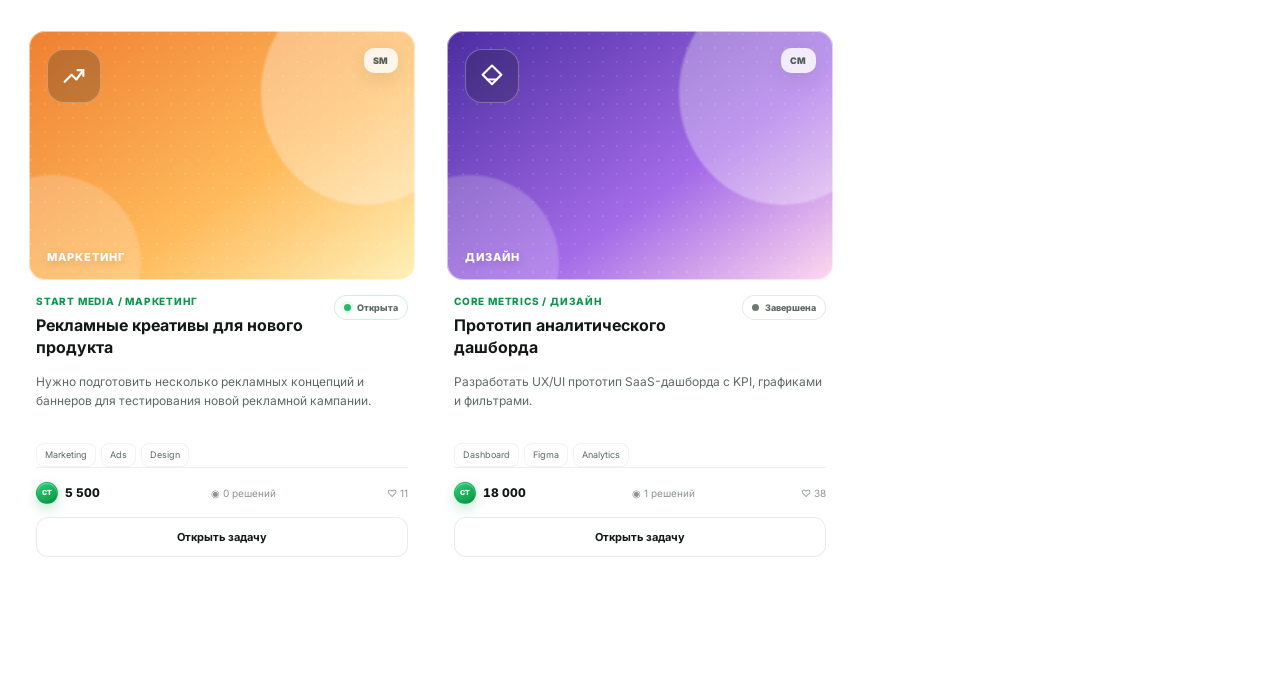
<file: orders.html>
<!DOCTYPE html>

<html lang="ru">
<head>
<meta charset="utf-8"/>
<meta content="width=device-width, initial-scale=1.0" name="viewport"/>
<title>Каталог — CrowdHub</title>
<link href="https://fonts.googleapis.com" rel="preconnect"/>
<link crossorigin="" href="https://fonts.gstatic.com" rel="preconnect"/>
<link href="https://fonts.googleapis.com/css2?family=Inter:wght@400;500;600;700;800&amp;display=swap" rel="stylesheet"/>

<link href="favicon.ico" rel="icon" type="image/x-icon"/><link href="favicon-32.png" rel="icon" sizes="32x32" type="image/png"/><link href="favicon-64.png" rel="icon" sizes="64x64" type="image/png"/><link href="apple-touch-icon.png" rel="apple-touch-icon" sizes="180x180"/><link href="style.css" rel="stylesheet"/>
</head>
<body data-page="orders">
<div class="liquid-orb orb-one"></div><div class="liquid-orb orb-two"></div>
<div id="siteHeader"></div>
<main class="page-main">
<div class="container">
<div class="catalog-heading">
<div><span class="section-caption">КАТАЛОГ</span><h1>Все задания</h1><p>Расширенный каталог: фильтруй, сортируй и выбирай удобный вид карточек.</p></div>
<a class="btn btn-primary" href="create-order.html">+ Разместить задачу</a>
</div>
<div class="glass catalog-controls">
<div class="catalog-search"><svg viewbox="0 0 24 24"><path d="m21 21-4.35-4.35m2.35-5.65a8 8 0 1 1-16 0 8 8 0 0 1 16 0Z"></path></svg><input id="ordersSearch" placeholder="Поиск по задачам..." type="text"/></div>
<select id="ordersCategory"><option value="all">Все категории</option><option value="Разработка">Разработка</option><option value="Дизайн">Дизайн</option><option value="Маркетинг">Маркетинг</option><option value="Аналитика">Аналитика</option><option value="Контент">Контент</option></select>
<select id="ordersCompany"><option value="all">Все компании</option></select>
<select id="ordersStatus"><option value="all">Все статусы</option><option value="open">Открытые</option><option value="in_review">Есть решения</option><option value="paid">Завершённые</option></select>
<select id="ordersSort"><option value="newest">Сначала новые</option><option value="price_desc">Цена: выше</option><option value="price_asc">Цена: ниже</option><option value="popular">Популярные</option></select>
</div>
<div class="glass discovery-bar">
<div><span class="section-caption">БЫСТРЫЙ ПОИСК</span><strong>Популярные навыки</strong></div>
<div class="quick-skills" id="quickSkills">
<button data-skill="Figma">Figma</button><button data-skill="Python">Python</button><button data-skill="UI">UI</button><button data-skill="Telegram">Telegram</button><button data-skill="Marketing">Marketing</button><button data-skill="Content">Content</button>
</div>
<button class="btn btn-glass" id="clearQuickSkill">Сбросить</button>
</div>
<div class="catalog-toolbar-row"><div class="catalog-meta">Найдено: <strong id="ordersCount">0</strong><span id="activeSkillLabel"></span></div><div class="catalog-view-toggle" aria-label="Вид каталога"><button class="active" type="button" data-catalog-view="grid" title="Карточки"><svg viewBox="0 0 24 24"><rect x="4" y="4" width="6" height="6" rx="1"/><rect x="14" y="4" width="6" height="6" rx="1"/><rect x="4" y="14" width="6" height="6" rx="1"/><rect x="14" y="14" width="6" height="6" rx="1"/></svg></button><button type="button" data-catalog-view="list" title="Список"><svg viewBox="0 0 24 24"><path d="M8 6h12M8 12h12M8 18h12"/><circle cx="4" cy="6" r="1"/><circle cx="4" cy="12" r="1"/><circle cx="4" cy="18" r="1"/></svg></button></div></div>
<div class="orders-grid" id="ordersGrid"></div>
<div class="glass empty-state" id="ordersEmpty"><strong>Ничего не найдено</strong><span>Попробуй изменить фильтры.</span></div>
</div>
</main>
<div class="toast-container" id="toastContainer"></div>
<script defer src="js/storage.js"></script>
  <script defer src="js/i18n.js"></script>
  <script defer src="js/navigation.js"></script>
  <script defer src="js/notifications.js"></script>
  <script defer src="js/components.js"></script>
  <script defer src="js/chat.js"></script>
  <script defer src="js/tasks.js"></script>
  <script defer src="js/auth.js"></script>
  <script defer src="js/profile.js"></script>
  <script defer src="js/company.js"></script>
  <script defer src="js/favorites.js"></script>
  <script defer src="js/forms.js"></script>
  <script defer src="app.js"></script>
</body>
</html>
</file>
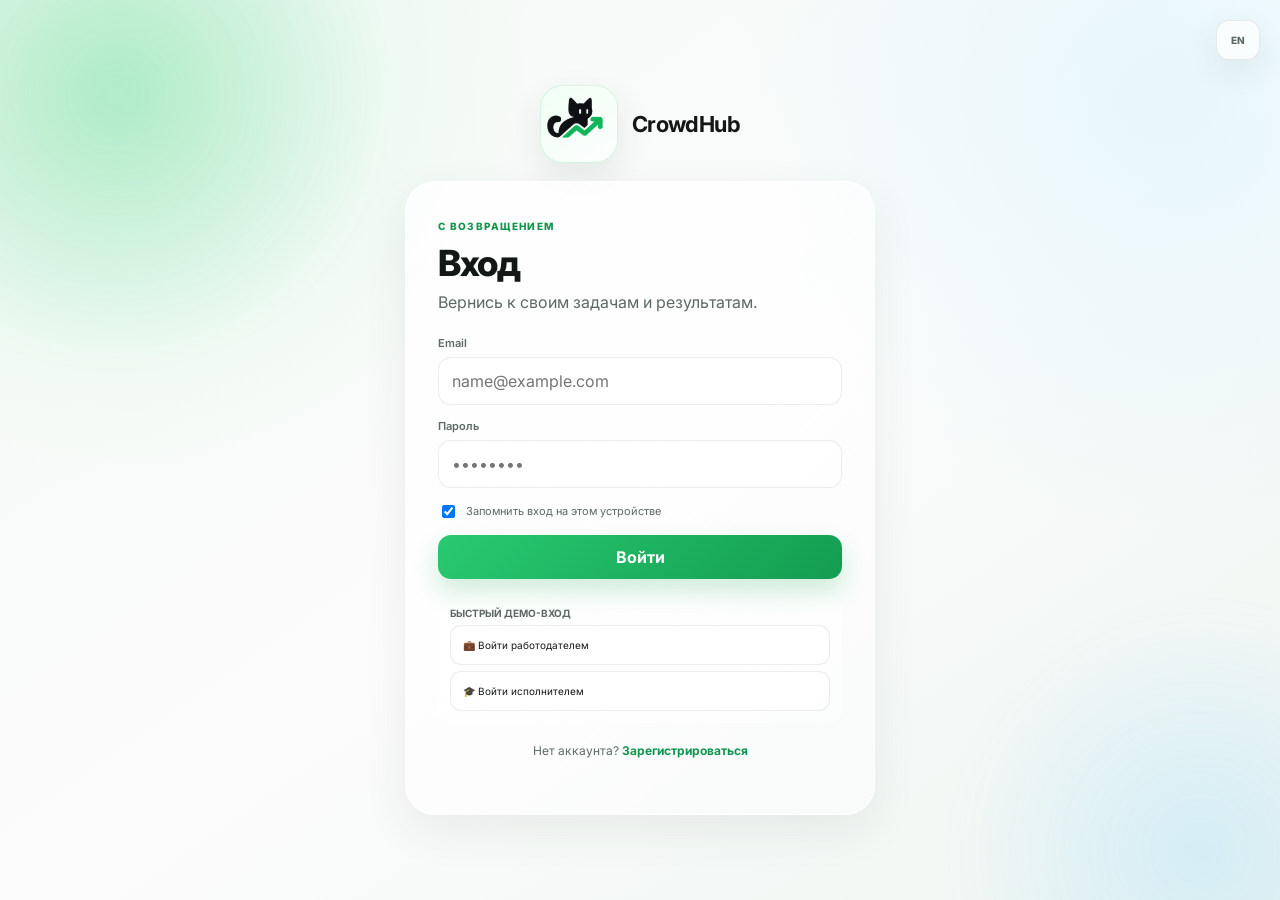
<file: profile.html>
<!DOCTYPE html>

<html lang="ru">
<head><meta charset="utf-8"/><meta content="width=device-width, initial-scale=1.0" name="viewport"/><title>Профиль — CrowdHub</title><link href="https://fonts.googleapis.com" rel="preconnect"/><link crossorigin="" href="https://fonts.gstatic.com" rel="preconnect"/><link href="https://fonts.googleapis.com/css2?family=Inter:wght@400;500;600;700;800&amp;display=swap" rel="stylesheet"/>
<link href="favicon.ico" rel="icon" type="image/x-icon"/><link href="favicon-32.png" rel="icon" sizes="32x32" type="image/png"/><link href="favicon-64.png" rel="icon" sizes="64x64" type="image/png"/><link href="apple-touch-icon.png" rel="apple-touch-icon" sizes="180x180"/><link href="style.css" rel="stylesheet"/></head>
<body data-page="profile"><div class="liquid-orb orb-one"></div><div class="liquid-orb orb-two"></div><div id="siteHeader"></div><main class="page-main"><div class="container"><div id="profileRoot"></div></div></main><div class="toast-container" id="toastContainer"></div><script defer src="js/storage.js"></script>
  <script defer src="js/i18n.js"></script>
  <script defer src="js/navigation.js"></script>
  <script defer src="js/notifications.js"></script>
  <script defer src="js/components.js"></script>
  <script defer src="js/chat.js"></script>
  <script defer src="js/tasks.js"></script>
  <script defer src="js/auth.js"></script>
  <script defer src="js/profile.js"></script>
  <script defer src="js/company.js"></script>
  <script defer src="js/favorites.js"></script>
  <script defer src="js/forms.js"></script>
  <script defer src="app.js"></script></body>
</html>
</file>
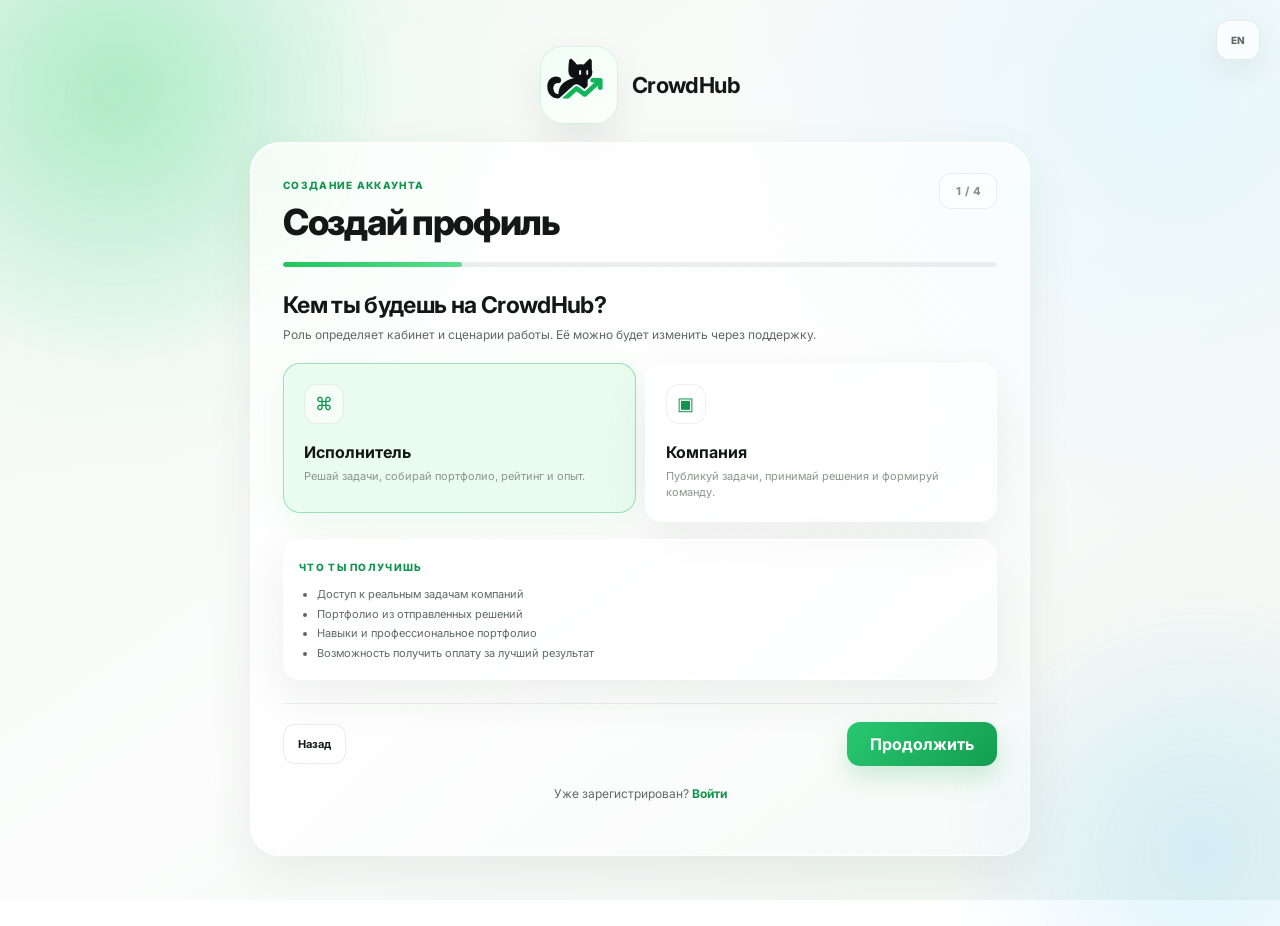
<file: register.html>
<!DOCTYPE html>
<html lang="ru">
<head>
  <meta charset="utf-8"/>
  <meta content="width=device-width, initial-scale=1.0" name="viewport"/>
  <title>Регистрация — CrowdHub</title>
  <link href="https://fonts.googleapis.com" rel="preconnect"/>
  <link crossorigin="" href="https://fonts.gstatic.com" rel="preconnect"/>
  <link href="https://fonts.googleapis.com/css2?family=Inter:wght@400;500;600;700;800&amp;display=swap" rel="stylesheet"/>
  <link href="favicon.ico" rel="icon" type="image/x-icon"/>
  <link href="favicon-32.png" rel="icon" sizes="32x32" type="image/png"/>
  <link href="favicon-64.png" rel="icon" sizes="64x64" type="image/png"/>
  <link href="apple-touch-icon.png" rel="apple-touch-icon" sizes="180x180"/>
  <link href="style.css" rel="stylesheet"/>
</head>
<body data-page="register">
  <div class="liquid-orb auth-orb-one"></div><div class="liquid-orb auth-orb-two"></div>
  <main class="auth-page register-auth-page">
    <a class="auth-logo" href="index.html"><span class="brand-icon brand-logo-image"><img alt="CrowdHub" src="logo.png"/></span><strong>CrowdHub</strong></a>
    <section class="glass auth-card auth-card-wide register-card">
      <div class="register-topline">
        <div><span class="section-caption">СОЗДАНИЕ АККАУНТА</span><h1>Создай профиль</h1></div>
        <div class="register-step-label"><span id="registerStepCurrent">1</span> / <span id="registerStepTotal">4</span></div>
      </div>
      <div class="register-progress"><i id="registerProgressBar"></i></div>
      <form id="registerForm">
        <section class="register-step active" data-register-step="1">
          <h2>Кем ты будешь на CrowdHub?</h2>
          <p class="register-step-copy">Роль определяет кабинет и сценарии работы. Её можно будет изменить через поддержку.</p>
          <div class="role-selector role-selector-large">
            <label><input checked name="role" type="radio" value="performer"/><span class="glass role-option"><span class="role-icon">⌘</span><strong>Исполнитель</strong><small>Решай задачи, собирай портфолио, рейтинг и опыт.</small></span></label>
            <label><input name="role" type="radio" value="company"/><span class="glass role-option"><span class="role-icon">▣</span><strong>Компания</strong><small>Публикуй задачи, принимай решения и формируй команду.</small></span></label>
          </div>
          <div class="glass role-benefits" id="roleBenefits"><span class="section-caption">ЧТО ТЫ ПОЛУЧИШЬ</span><div id="roleBenefitsContent"></div></div>
        </section>

        <section class="register-step" data-register-step="2">
          <h2>Основные данные</h2>
          <p class="register-step-copy">Эти данные будут видны в профиле и в твоих откликах.</p>
          <div class="two-fields"><label class="form-field"><span>Имя / компания</span><input id="registerName" required type="text"/></label><label class="form-field"><span>Ссылка ВК</span><input id="registerContact" placeholder="https://vk.com/id123456" required type="url" autocomplete="url"/></label></div>
          <label class="form-field"><span>Email</span><input id="registerEmail" required type="email"/></label>
          <label class="form-field"><span>Пароль</span><input id="registerPassword" minlength="4" required type="password"/></label>
        </section>

        <section class="register-step" data-register-step="3">
          <div data-performer-registration>
            <h2>Навыки</h2>
            <p class="register-step-copy">Выбери минимум 2 навыка. По ним CrowdHub сможет лучше подбирать задачи.</p>
            <div class="skill-picker">
              <label class="form-field"><span>Добавить из списка</span><select id="registerSkillSelect"><option value="">Выбрать навык…</option><option>HTML</option><option>CSS</option><option>JavaScript</option><option>TypeScript</option><option>React</option><option>Vue</option><option>Node.js</option><option>Python</option><option>Java</option><option>SQL</option><option>Figma</option><option>UI</option><option>UX</option><option>Research</option><option>Analytics</option><option>Marketing</option><option>Copywriting</option><option>Telegram Bot</option></select></label>
              <button class="btn btn-secondary skill-add-button" id="registerAddSkill" type="button">Добавить</button>
            </div>
            <div class="selected-skills" id="registerSelectedSkills"></div>
            <div class="custom-skill-row"><input id="registerCustomSkill" placeholder="Или введи свой навык" type="text"/><button class="btn btn-secondary" id="registerAddCustomSkill" type="button">Добавить свой</button></div>
          </div>
          <div data-company-registration hidden>
            <h2>О компании</h2>
            <p class="register-step-copy">Эта информация помогает исполнителям понимать, с кем они работают.</p>
            <div class="two-fields"><label class="form-field"><span>Сфера</span><select id="registerIndustry"><option>IT / Software</option><option>Education</option><option>E-commerce</option><option>Marketing</option><option>Design</option><option>Fintech</option><option>Другое</option></select></label><label class="form-field"><span>Размер команды</span><select id="registerCompanySize"><option>1–5</option><option>6–20</option><option>21–50</option><option>51–200</option><option>200+</option></select></label></div>
            <label class="form-field"><span>Сайт компании</span><input id="registerWebsite" placeholder="https://example.com" type="url"/></label>
          </div>
        </section>

        <section class="register-step" data-register-step="4">
          <div data-performer-registration>
            <h2>Последние штрихи</h2>
            <p class="register-step-copy">Это поможет заказчикам узнать о твоих навыках и специализации.</p>
            <label class="form-field"><span>Коротко о себе</span><textarea id="registerBio" placeholder="Frontend-разработчик, люблю интерфейсы и реальные продуктовые задачи."></textarea></label>
            <label class="form-field"><span>Портфолио</span><input id="registerPortfolio" placeholder="https://github.com/username" type="url"/></label>
          </div>
          <div data-company-registration hidden>
            <h2>Профиль работодателя готов</h2>
            <p class="register-step-copy">После регистрации ты попадёшь в кабинет компании и сможешь создать первую задачу.</p>
            <label class="form-field"><span>Описание компании</span><textarea id="registerCompanyBio" placeholder="Чем занимается команда и какие специалисты вам интересны?"></textarea></label>
          </div>
        </section>

        <div class="register-actions"><button class="btn btn-secondary" id="registerPrev" type="button" hidden>Назад</button><button class="btn btn-primary register-next" id="registerNext" type="button">Продолжить</button></div>
      </form>
      <p class="auth-switch">Уже зарегистрирован? <a href="login.html">Войти</a></p>
    </section>
  </main>
  <div class="toast-container" id="toastContainer"></div><script defer src="js/storage.js"></script>
  <script defer src="js/i18n.js"></script>
  <script defer src="js/navigation.js"></script>
  <script defer src="js/notifications.js"></script>
  <script defer src="js/components.js"></script>
  <script defer src="js/chat.js"></script>
  <script defer src="js/tasks.js"></script>
  <script defer src="js/auth.js"></script>
  <script defer src="js/profile.js"></script>
  <script defer src="js/company.js"></script>
  <script defer src="js/favorites.js"></script>
  <script defer src="js/forms.js"></script>
  <script defer src="app.js"></script>
</body>
</html>
</file>
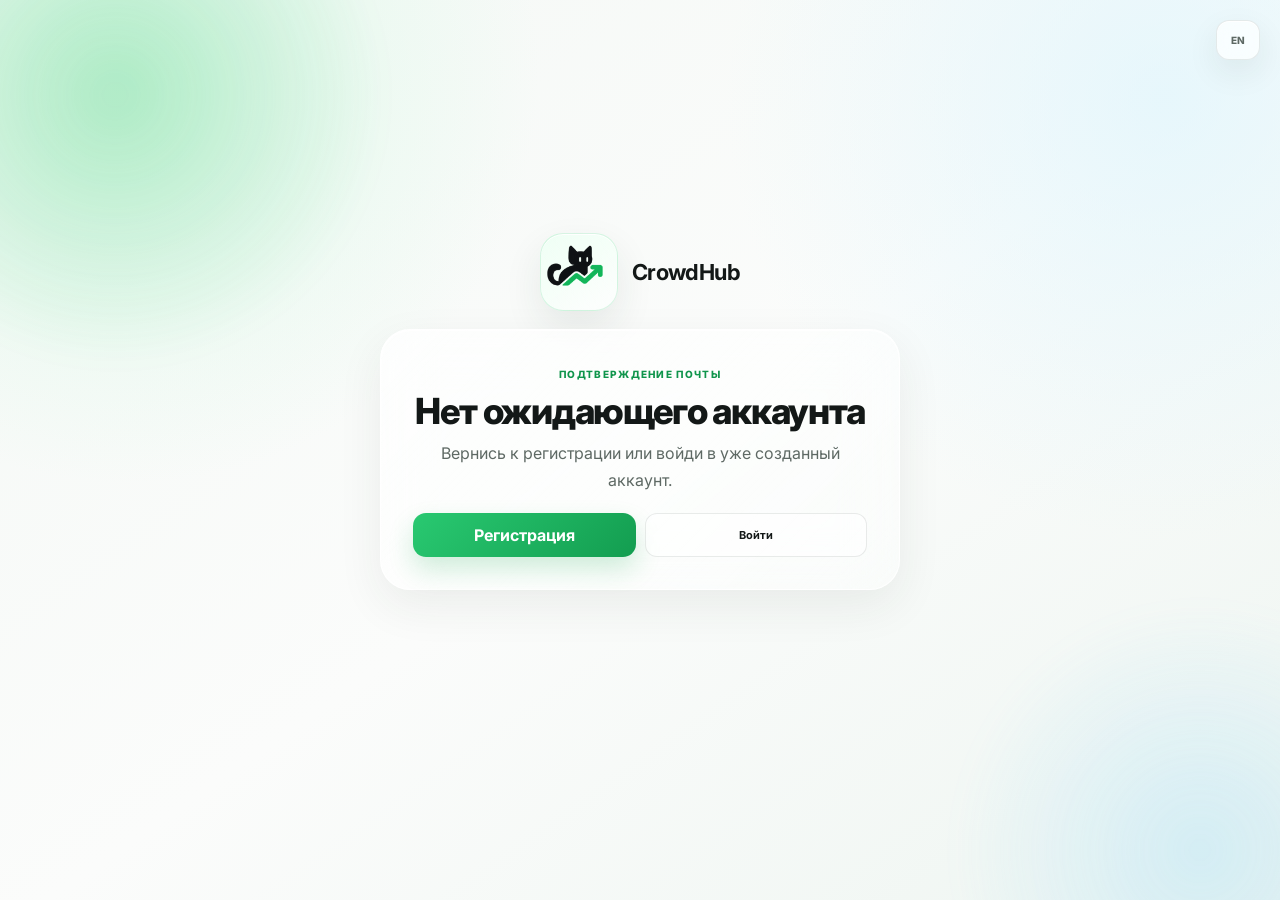
<file: verify-email.html>
<!DOCTYPE html>
<html lang="ru">
<head>
  <meta charset="utf-8"/>
  <meta content="width=device-width, initial-scale=1.0" name="viewport"/>
  <title>Подтверждение почты — CrowdHub</title>
  <link href="https://fonts.googleapis.com" rel="preconnect"/>
  <link crossorigin="" href="https://fonts.gstatic.com" rel="preconnect"/>
  <link href="https://fonts.googleapis.com/css2?family=Inter:wght@400;500;600;700;800&amp;display=swap" rel="stylesheet"/>
  <link href="favicon.ico" rel="icon" type="image/x-icon"/>
  <link href="favicon-32.png" rel="icon" sizes="32x32" type="image/png"/>
  <link href="favicon-64.png" rel="icon" sizes="64x64" type="image/png"/>
  <link href="apple-touch-icon.png" rel="apple-touch-icon" sizes="180x180"/>
  <link href="style.css" rel="stylesheet"/>
</head>
<body data-page="verify-email">
  <div class="liquid-orb auth-orb-one"></div><div class="liquid-orb auth-orb-two"></div>
  <main class="auth-page verification-auth-page">
    <a class="auth-logo" href="index.html"><span class="brand-icon brand-logo-image"><img alt="CrowdHub" src="logo.png"/></span><strong>CrowdHub</strong></a>
    <section class="glass auth-card verification-card" id="verificationReady">
      <div class="verification-icon" aria-hidden="true">
        <svg viewBox="0 0 24 24"><rect x="3.5" y="5" width="17" height="14" rx="3"/><path d="m5 7 7 5 7-5"/></svg>
      </div>
      <span class="section-caption">ПОДТВЕРЖДЕНИЕ ПОЧТЫ</span>
      <h1>Проверь почту</h1>
      <p>Мы отправили шестизначный код на <strong id="verificationEmail">—</strong>.</p>

      <form id="verifyEmailForm">
        <label class="form-field verification-code-field"><span>Код из письма</span><input id="verificationCode" inputmode="numeric" autocomplete="one-time-code" maxlength="6" pattern="[0-9]{6}" placeholder="000000" required/></label>
        <button class="btn btn-primary btn-full" id="verifyEmailSubmit" type="submit" disabled>Подтвердить email</button>
      </form>
      <div class="verification-actions"><button class="text-button" id="resendVerification" type="button">Отправить код ещё раз</button><a href="login.html">Вернуться ко входу</a></div>
    </section>

    <section class="glass auth-card verification-card" id="verificationMissing" hidden>
      <span class="section-caption">ПОДТВЕРЖДЕНИЕ ПОЧТЫ</span><h1>Нет ожидающего аккаунта</h1><p>Вернись к регистрации или войди в уже созданный аккаунт.</p>
      <div class="verification-missing-actions"><a class="btn btn-primary" href="register.html">Регистрация</a><a class="btn btn-secondary" href="login.html">Войти</a></div>
    </section>
  </main>
  <div class="toast-container" id="toastContainer"></div>
  <script defer src="js/storage.js"></script><script defer src="js/i18n.js"></script><script defer src="js/navigation.js"></script><script defer src="js/notifications.js"></script><script defer src="js/components.js"></script><script defer src="js/chat.js"></script><script defer src="js/tasks.js"></script><script defer src="js/auth.js"></script><script defer src="js/profile.js"></script><script defer src="js/company.js"></script><script defer src="js/favorites.js"></script><script defer src="js/forms.js"></script><script defer src="app.js"></script>
</body>
</html>
</file>
<file: style.css>
:root{
  --bg:#f4f7f5;--surface:rgba(255,255,255,.66);--surface-strong:rgba(255,255,255,.88);--text:#131817;--text-soft:#5e6964;--muted:#8a958f;--border:rgba(255,255,255,.74);--border-dark:rgba(26,47,37,.10);--green:#20bd67;--green-dark:#10954c;--green-soft:#ddf8e7;--blue:#7dd3fc;--red:#ef6363;--yellow:#eab308;--shadow:0 18px 55px rgba(36,60,48,.09),inset 0 1px rgba(255,255,255,.72);--container:1240px
}
*{box-sizing:border-box}html{scroll-behavior:smooth}body{margin:0;min-height:100vh;font-family:Inter,sans-serif;background:linear-gradient(135deg,#f3f7f4 0%,#f8fbfa 48%,#eef5f1 100%);color:var(--text);overflow-x:hidden}button,input,textarea,select{font:inherit}button{cursor:pointer}a{color:inherit;text-decoration:none}input,textarea,select{outline:none}svg{fill:none;stroke:currentColor;stroke-width:2.2;stroke-linecap:round;stroke-linejoin:round}.container{width:min(var(--container),calc(100% - 34px));margin:auto}.narrow-container{max-width:820px}
.liquid-orb{position:fixed;z-index:-10;pointer-events:none;border-radius:50%;filter:blur(16px);opacity:.65;animation:liquidMove 12s ease-in-out infinite alternate}.orb-one{width:430px;height:430px;right:-140px;top:80px;background:radial-gradient(circle at 35% 30%,rgba(80,250,146,.48),rgba(39,190,105,.14) 55%,transparent 72%)}.orb-two{width:520px;height:520px;left:-200px;top:580px;background:radial-gradient(circle,rgba(125,211,252,.32),rgba(34,197,94,.10) 55%,transparent 72%);animation-delay:-4s}.orb-three{width:330px;height:330px;right:15%;bottom:60px;background:radial-gradient(circle,rgba(74,222,128,.22),transparent 70%);animation-delay:-7s}.auth-orb-one{width:550px;height:550px;left:-160px;top:-180px;background:radial-gradient(circle,rgba(34,197,94,.40),transparent 70%)}.auth-orb-two{width:500px;height:500px;right:-170px;bottom:-200px;background:radial-gradient(circle,rgba(125,211,252,.38),transparent 70%)}@keyframes liquidMove{from{transform:translate3d(-15px,-5px,0) scale(1)}to{transform:translate3d(30px,30px,0) scale(1.12)}}
.glass,.floating-glass{position:relative;background:linear-gradient(135deg,rgba(255,255,255,.78),rgba(255,255,255,.42));border:1px solid var(--border);backdrop-filter:blur(25px) saturate(170%);-webkit-backdrop-filter:blur(25px) saturate(170%);box-shadow:var(--shadow)}.glass::before,.floating-glass::before{content:"";position:absolute;inset:0;border-radius:inherit;pointer-events:none;background:linear-gradient(135deg,rgba(255,255,255,.58),transparent 37%);padding:1px;mask:linear-gradient(#fff 0 0) content-box,linear-gradient(#fff 0 0);mask-composite:exclude}
.site-header{position:sticky;top:0;z-index:100;padding:12px 0}.header-glass{height:68px;border-radius:20px;display:flex;align-items:center;gap:20px;padding:0 14px}.brand{display:flex;align-items:center;gap:10px;flex-shrink:0}.brand-icon{width:42px;height:42px;display:grid;place-items:center;border-radius:13px;color:var(--green);background:linear-gradient(145deg,rgba(230,255,238,.95),rgba(255,255,255,.6));border:1px solid rgba(32,189,103,.17)}.brand-icon svg{width:27px}.brand strong{font-size:15px;font-weight:800;letter-spacing:-.3px}.main-nav{display:flex;align-items:center;gap:4px}.main-nav a{padding:10px 12px;border-radius:11px;color:var(--text-soft);font-size:13px;font-weight:600;transition:.2s}.main-nav a:hover{background:rgba(255,255,255,.58);color:var(--text)}.header-search{flex:1;max-width:420px;height:42px;display:flex;align-items:center;gap:8px;margin-left:auto;padding:0 12px;border:1px solid rgba(20,35,27,.09);border-radius:12px;background:rgba(255,255,255,.58)}.header-search svg{width:17px;color:var(--muted)}.header-search input{width:100%;border:0;background:transparent}.header-actions{display:flex;align-items:center;gap:8px}
.btn{min-height:44px;padding:0 16px;border-radius:13px;border:0;display:inline-flex;align-items:center;justify-content:center;gap:9px;font-weight:700;transition:transform .2s,box-shadow .2s,background .2s}.btn:hover{transform:translateY(-2px)}.btn-primary{color:#fff;background:linear-gradient(135deg,#29c971,#139d50);box-shadow:0 12px 26px rgba(22,163,74,.20)}.btn-primary:hover{box-shadow:0 16px 32px rgba(22,163,74,.27)}.btn-glass{color:var(--text);border:1px solid rgba(20,35,27,.10);background:rgba(255,255,255,.58)}.btn-full{width:100%}.text-link{color:var(--green-dark);font-size:13px;font-weight:700}
.hero{padding:62px 0 75px}.hero-grid{display:grid;grid-template-columns:1.06fr .94fr;align-items:center;gap:34px}.hero-content{border-radius:32px;padding:47px}.eyebrow{display:inline-flex;align-items:center;gap:8px;padding:8px 11px;border-radius:99px;background:rgba(255,255,255,.55);border:1px solid rgba(20,35,27,.08);color:var(--text-soft);font-size:10px;letter-spacing:.9px;font-weight:700}.online-dot{display:inline-block;width:8px;height:8px;border-radius:50%;background:var(--green);box-shadow:0 0 13px rgba(32,189,103,.6)}.hero h1{max-width:720px;margin:22px 0 20px;font-size:clamp(45px,6vw,74px);line-height:.99;letter-spacing:-3.8px}.hero h1 span{display:block;color:var(--green-dark)}.hero-content>p{max-width:650px;color:var(--text-soft);font-size:16px;line-height:1.75}.hero-actions{display:flex;flex-wrap:wrap;gap:10px;margin-top:28px}.hero-stats{display:grid;grid-template-columns:repeat(3,1fr);gap:10px;margin-top:38px}.hero-stats>div{padding:14px;border-radius:15px;background:rgba(255,255,255,.43);border:1px solid rgba(20,35,27,.07)}.hero-stats strong{display:block;font-size:20px}.hero-stats span{display:block;margin-top:4px;color:var(--muted);font-size:11px}.hero-side{position:relative}.growth-card{min-height:450px;border-radius:32px;padding:26px}.growth-head{display:flex;justify-content:space-between;color:var(--text-soft);font-size:12px;font-weight:700;letter-spacing:.7px}.growth-head strong{color:var(--green);font-size:31px}.growth-chart{width:100%;margin-top:42px}.chart-line{fill:none;stroke:var(--green);stroke-width:8;stroke-linecap:round;stroke-linejoin:round}.chart-area{fill:url(#chartGradient);stroke:none}.growth-message{display:flex;align-items:center;gap:9px;margin-top:25px;padding:15px;border-radius:15px;background:rgba(255,255,255,.49);font-size:13px}.floating-glass{position:absolute;display:flex;align-items:center;gap:12px;border-radius:18px;padding:13px 16px;animation:floating 4.2s ease-in-out infinite}.floating-glass>span{font-size:22px}.floating-glass small{display:block;color:var(--muted);margin-bottom:3px}.floating-glass strong{font-size:12px}.floating-one{left:-20px;bottom:25px}.floating-two{right:-20px;top:70px;animation-delay:-1.8s}@keyframes floating{50%{transform:translateY(-9px)}}
.category-section,.market-section,.how-section{padding:50px 0}.section-title{display:flex;align-items:flex-end;justify-content:space-between;gap:20px;margin-bottom:24px}.section-title h2{margin:6px 0 0;font-size:31px;letter-spacing:-1px}.section-caption{color:var(--green-dark);font-size:10px;font-weight:800;letter-spacing:1.3px}.categories{display:grid;grid-template-columns:repeat(4,1fr);gap:13px}.category-tile{min-height:170px;border-radius:23px;padding:18px;display:flex;flex-direction:column;justify-content:flex-end;transition:transform .25s}.category-tile:hover{transform:translateY(-5px)}.category-icon{margin-bottom:auto;color:var(--green-dark);font-size:31px}.category-tile strong{font-size:16px}.category-tile>span{margin-top:5px;color:var(--muted);font-size:11px}
.orders-grid{display:grid;grid-template-columns:repeat(3,1fr);gap:14px}.order-card{border-radius:22px;padding:18px;overflow:hidden;transition:transform .24s,box-shadow .24s}.order-card:hover{transform:translateY(-5px);box-shadow:0 24px 55px rgba(28,49,38,.12)}.order-card-head{display:flex;justify-content:space-between;gap:13px}.order-company{color:var(--green-dark);font-size:10px;letter-spacing:.8px;font-weight:800;text-transform:uppercase}.order-card h3{margin:7px 0 0;font-size:17px;line-height:1.4}.order-status{height:27px;flex-shrink:0;display:inline-flex;align-items:center;padding:0 9px;border-radius:99px;font-size:9px;font-weight:700}.status-open{color:#167a43;background:rgba(34,197,94,.11)}.status-in_review{color:#2772a1;background:rgba(56,189,248,.12)}.status-paid{color:#a67809;background:rgba(234,179,8,.13)}.status-cancelled{color:#be4040;background:rgba(239,99,99,.12)}.order-description{min-height:63px;margin:13px 0;color:var(--text-soft);line-height:1.6;font-size:12px}.tag-list{display:flex;flex-wrap:wrap;gap:5px}.skill-tag{padding:5px 8px;border-radius:8px;color:var(--text-soft);background:rgba(255,255,255,.45);border:1px solid rgba(20,35,27,.06);font-size:9px}.order-meta{display:flex;justify-content:space-between;gap:10px;padding-top:14px;margin-top:14px;border-top:1px solid rgba(20,35,27,.07)}.order-price span,.order-solutions span{display:block;color:var(--muted);font-size:9px;margin-bottom:3px}.order-price strong{font-size:19px}.order-solutions{text-align:right}.order-solutions strong{font-size:12px}.order-actions{display:flex;gap:7px;margin-top:13px}.order-actions .btn{flex:1;min-height:38px;font-size:11px}
.how-box{border-radius:30px;padding:31px}.steps{display:grid;grid-template-columns:repeat(3,1fr);gap:13px}.steps article{border-radius:18px;padding:19px;background:rgba(255,255,255,.44);border:1px solid rgba(20,35,27,.06)}.step-number{color:var(--green-dark);font-size:10px;font-weight:800}.steps h3{font-size:15px;margin:12px 0 7px}.steps p{margin:0;color:var(--muted);line-height:1.6;font-size:11px}.security-banner{display:flex;gap:13px;align-items:flex-start;margin-top:15px;padding:16px;border-radius:17px;background:rgba(34,197,94,.08);border:1px solid rgba(34,197,94,.13)}.security-icon{width:31px;height:31px;flex-shrink:0;border-radius:9px;display:grid;place-items:center;color:#fff;background:var(--green);font-weight:800}.security-banner strong{font-size:13px}.security-banner p{margin:4px 0 0;color:var(--text-soft);line-height:1.5;font-size:11px}
.page-main{min-height:calc(100vh - 90px);padding:52px 0 75px}.catalog-heading{display:flex;justify-content:space-between;align-items:flex-end;gap:25px;margin-bottom:22px}.catalog-heading h1{margin:6px 0;font-size:39px;letter-spacing:-1.5px}.catalog-heading p{margin:0;color:var(--text-soft)}.catalog-controls{border-radius:21px;padding:12px;display:grid;grid-template-columns:2fr repeat(3,1fr);gap:8px;margin-bottom:12px}.catalog-search{display:flex;align-items:center;gap:8px;padding:0 11px;border-radius:12px;background:rgba(255,255,255,.54);border:1px solid rgba(20,35,27,.07)}.catalog-search svg{width:18px;color:var(--muted)}.catalog-search input,.catalog-controls select{height:43px;width:100%;border:0;color:var(--text);background:transparent}.catalog-controls select{padding:0 10px;border-radius:12px;background:rgba(255,255,255,.54);border:1px solid rgba(20,35,27,.07)}.catalog-meta{margin:14px 0;color:var(--muted);font-size:12px;display:flex;gap:8px}.empty-state{display:none;border-radius:20px;text-align:center;padding:60px}.empty-state.show{display:flex;flex-direction:column;gap:5px}.discovery-bar{border-radius:20px;padding:14px;display:flex;align-items:center;gap:16px}.discovery-bar>div:first-child{min-width:170px;display:grid;gap:4px}.quick-skills{display:flex;gap:7px;flex-wrap:wrap;flex:1}.quick-skills button{border:1px solid rgba(20,35,27,.08);background:rgba(255,255,255,.5);padding:8px 10px;border-radius:999px;color:var(--text-soft);font-size:11px}.quick-skills button.active{background:var(--green-soft);color:var(--green-dark);border-color:rgba(32,189,103,.3)}#activeSkillLabel{color:var(--green-dark);font-weight:700}
.back-link{display:inline-block;margin-bottom:20px;color:var(--text-soft);font-size:13px}.order-layout{display:grid;grid-template-columns:minmax(0,1fr) 350px;gap:18px}.order-main,.order-sidebar-card{border-radius:25px;padding:25px}.order-page-company{color:var(--green-dark);text-transform:uppercase;font-size:11px;letter-spacing:.8px;font-weight:800}.order-page-title{margin:10px 0;font-size:clamp(30px,5vw,47px);line-height:1.07;letter-spacing:-2px}.order-page-description{margin:18px 0;color:var(--text-soft);line-height:1.75}.big-tags{margin:20px 0}.order-info-grid{display:grid;grid-template-columns:repeat(3,1fr);gap:9px;margin-top:24px}.info-box{padding:14px;border-radius:14px;background:rgba(255,255,255,.43);border:1px solid rgba(20,35,27,.06)}.info-box span{display:block;color:var(--muted);font-size:9px;margin-bottom:4px}.info-box strong{font-size:13px}.submissions-section{margin-top:33px;padding-top:25px;border-top:1px solid rgba(20,35,27,.08)}.submission-card{padding:14px;margin-top:9px;border-radius:15px;background:rgba(255,255,255,.45);border:1px solid rgba(20,35,27,.07)}.submission-header{display:flex;justify-content:space-between;gap:10px}.submission-card p{color:var(--text-soft);font-size:11px;line-height:1.6}.submission-link{color:var(--green-dark);font-size:11px;word-break:break-word}.winner-label{color:var(--green-dark);font-size:10px;font-weight:800}.reward-box{padding-bottom:18px;border-bottom:1px solid rgba(20,35,27,.08)}.reward-box span,.employer-box span{color:var(--muted);font-size:10px}.reward-box strong{display:block;margin-top:3px;font-size:36px;letter-spacing:-1.3px}.employer-box{padding:18px 0;border-bottom:1px solid rgba(20,35,27,.08)}.employer-box strong{display:block;margin-top:5px;font-size:15px}.sidebar-actions{display:grid;gap:8px;margin-top:18px}.danger-button{color:#ba4040;border:1px solid rgba(239,99,99,.18);background:rgba(239,99,99,.07)}.task-timeline{margin-top:26px;padding-top:24px;border-top:1px solid rgba(20,35,27,.08)}.timeline-list{display:grid;gap:10px;margin-top:14px}.timeline-item{display:grid;grid-template-columns:18px 1fr;gap:10px}.timeline-dot{width:12px;height:12px;border-radius:50%;background:rgba(32,189,103,.18);border:2px solid var(--green);margin-top:3px}.timeline-item.pending .timeline-dot{border-color:#a7b0ab;background:transparent}.timeline-item strong{font-size:12px}.timeline-item span{display:block;color:var(--muted);font-size:10px;margin-top:3px}
.auth-page{min-height:100vh;display:flex;flex-direction:column;align-items:center;justify-content:center;padding:35px 18px}.auth-logo{display:flex;align-items:center;gap:10px;margin-bottom:18px}.auth-card{width:min(470px,100%);border-radius:30px;padding:32px}.auth-card-wide{width:min(650px,100%)}.auth-card h1{margin:7px 0;font-size:36px;letter-spacing:-1.3px}.auth-card>p{margin:0 0 24px;color:var(--text-soft)}.form-field{display:flex;flex-direction:column;gap:7px;margin-bottom:14px}.form-field>span{color:var(--text-soft);font-size:11px;font-weight:600}.form-field input,.form-field textarea,.form-field select{width:100%;min-height:48px;border-radius:13px;border:1px solid rgba(20,35,27,.08);color:var(--text);background:rgba(255,255,255,.56);padding:0 13px}.form-field textarea{min-height:130px;padding:13px;resize:vertical}.form-field input:focus,.form-field textarea:focus,.form-field select:focus{border-color:rgba(32,189,103,.5);box-shadow:0 0 0 4px rgba(32,189,103,.08)}.two-fields{display:grid;grid-template-columns:repeat(2,1fr);gap:9px}.auth-switch{text-align:center;font-size:12px;margin-top:20px!important}.auth-switch a{color:var(--green-dark);font-weight:700}.demo-accounts{display:grid;gap:6px;margin-top:14px;padding:12px;border-radius:13px;color:var(--text-soft);background:rgba(255,255,255,.40);font-size:10px}.enhanced-demo{margin-top:16px}.demo-login-button{min-height:40px;border:1px solid rgba(20,35,27,.08);border-radius:11px;background:rgba(255,255,255,.55);text-align:left;padding:0 12px;color:var(--text)}.auth-security{display:flex;gap:10px;margin-top:14px;padding:12px;border-radius:13px;background:rgba(125,211,252,.1);border:1px solid rgba(56,189,248,.12)}.auth-security p{margin:0;color:var(--text-soft);font-size:10px;line-height:1.5}.check-row{display:flex;gap:8px;align-items:center;margin:4px 0 14px;color:var(--text-soft);font-size:11px}.role-selector{display:grid;grid-template-columns:repeat(2,1fr);gap:9px;margin-bottom:17px}.role-selector input{display:none}.role-option{min-height:110px;border-radius:17px;padding:15px;display:flex;flex-direction:column;justify-content:center;cursor:pointer;transition:.2s}.role-option strong{font-size:14px}.role-option small{margin-top:6px;color:var(--muted);line-height:1.5}.role-selector input:checked+.role-option{border-color:rgba(32,189,103,.42);background:rgba(224,250,233,.66);box-shadow:0 10px 32px rgba(32,189,103,.08)}.role-benefits{border-radius:18px;padding:15px;margin-bottom:16px}.role-benefits ul{margin:10px 0 0;padding-left:18px;color:var(--text-soft);font-size:11px;line-height:1.8}
.create-layout{display:grid;grid-template-columns:minmax(0,1fr) 360px;gap:16px}.create-card{border-radius:28px;padding:27px}.live-preview-card{border-radius:26px;padding:22px;height:max-content;position:sticky;top:100px}.live-preview-card h2{font-size:22px;margin:8px 0 16px}.preview-placeholder{padding:18px;border-radius:18px;background:rgba(255,255,255,.45);border:1px solid rgba(20,35,27,.07)}.preview-placeholder .preview-company{color:var(--green-dark);font-size:10px;font-weight:800;text-transform:uppercase}.preview-placeholder h3{margin:7px 0 8px;font-size:18px}.preview-placeholder p{font-size:11px;color:var(--text-soft);line-height:1.55}.preview-price{font-size:22px;font-weight:800;margin-top:12px}.budget-advisor{margin-top:14px;padding:14px;border-radius:15px;background:rgba(34,197,94,.07)}.budget-advisor span{font-size:9px;color:var(--muted)}.budget-advisor strong{display:block;margin-top:3px}.budget-advisor p{font-size:10px;color:var(--text-soft);margin-bottom:0}
.profile-header{display:grid;grid-template-columns:1fr 300px;gap:15px;margin-bottom:15px}.profile-info,.wallet-card{border-radius:25px;padding:25px}.profile-user{display:flex;align-items:center;gap:15px}.avatar{width:72px;height:72px;border-radius:22px;display:grid;place-items:center;color:#fff;background:linear-gradient(135deg,#38d97d,#13964c);font-size:25px;font-weight:800;box-shadow:0 15px 35px rgba(32,189,103,.18)}.profile-user h1{margin:0 0 5px;font-size:29px}.profile-user span{color:var(--muted);font-size:12px}.wallet-card>span{color:var(--muted);font-size:11px}.wallet-card strong{display:block;margin:6px 0 16px;font-size:31px}.profile-stats{display:grid;grid-template-columns:repeat(3,1fr);gap:13px;margin-bottom:15px}.profile-stat{border-radius:20px;padding:19px}.profile-stat span{display:block;color:var(--muted);font-size:10px}.profile-stat strong{display:block;margin-top:5px;font-size:24px}.profile-section{margin-top:15px;border-radius:24px;padding:22px}.profile-section h2{margin:0 0 15px;font-size:21px}.history-list,.groups-list{display:grid;gap:8px}.history-item,.group-item{border-radius:13px;padding:12px;background:rgba(255,255,255,.43);border:1px solid rgba(20,35,27,.06)}.history-item strong,.group-item strong{font-size:11px}.history-item span,.group-item span{display:block;margin-top:4px;color:var(--muted);font-size:10px}.level-panel{border-radius:24px;padding:22px;margin-bottom:15px;display:grid;grid-template-columns:1fr 280px;gap:20px;align-items:center}.level-copy h2{margin:6px 0 8px;font-size:28px}.level-copy p{color:var(--text-soft);font-size:12px;line-height:1.6}.progress-track{height:12px;border-radius:999px;background:rgba(20,35,27,.08);overflow:hidden;margin-top:16px}.progress-fill{height:100%;background:linear-gradient(90deg,#22c55e,#59df8e);border-radius:999px;transition:width .4s}.achievement-grid{display:grid;grid-template-columns:repeat(2,1fr);gap:8px}.achievement{padding:12px;border-radius:14px;background:rgba(255,255,255,.45);border:1px solid rgba(20,35,27,.06)}.achievement.locked{opacity:.48;filter:saturate(.4)}.achievement strong{font-size:11px;display:block}.achievement span{font-size:9px;color:var(--muted)}
.modal-overlay{position:fixed;inset:0;z-index:300;display:none;place-items:center;padding:20px;background:rgba(54,70,62,.18);backdrop-filter:blur(11px)}.modal-overlay.show{display:grid}.modal-card{width:min(530px,100%);border-radius:28px;padding:28px;position:relative}.modal-card h2{margin:7px 0;font-size:29px}.modal-description{color:var(--text-soft);font-size:12px;line-height:1.6;margin-bottom:20px}.modal-close{position:absolute;right:15px;top:15px;width:35px;height:35px;border-radius:11px;border:1px solid rgba(20,35,27,.07);background:rgba(255,255,255,.6);font-size:22px}
.toast-container{position:fixed;z-index:999;right:18px;bottom:18px;display:grid;gap:8px}.toast{min-width:250px;padding:13px 15px;border-radius:16px;color:var(--text);background:rgba(255,255,255,.78);border:1px solid rgba(255,255,255,.8);backdrop-filter:blur(22px);box-shadow:0 15px 40px rgba(34,54,44,.13);animation:toastIn .25s both;font-size:11px}@keyframes toastIn{from{opacity:0;transform:translateY(10px)}}.footer{padding:30px 0 40px}.footer-inner{display:flex;justify-content:space-between;color:var(--muted);font-size:11px}.footer-inner strong{color:var(--text)}
@media(max-width:1020px){.main-nav{display:none}.hero-grid,.create-layout{grid-template-columns:1fr}.hero-side{max-width:720px}.categories{grid-template-columns:repeat(2,1fr)}.orders-grid{grid-template-columns:repeat(2,1fr)}.catalog-controls{grid-template-columns:repeat(2,1fr)}.order-layout{grid-template-columns:1fr}.profile-header{grid-template-columns:1fr}.live-preview-card{position:static}.level-panel{grid-template-columns:1fr}}
@media(max-width:700px){.container{width:min(var(--container),calc(100% - 22px))}.header-search{display:none}.brand strong{display:none}.header-glass{gap:9px}.header-actions{margin-left:auto}.header-actions .btn{padding:0 11px;font-size:11px}.hero{padding-top:30px}.hero-content,.growth-card{border-radius:24px;padding:22px}.hero h1{font-size:clamp(39px,12vw,58px);letter-spacing:-2.5px}.hero-stats,.categories,.orders-grid,.steps,.catalog-controls,.two-fields,.role-selector,.order-info-grid,.profile-stats,.achievement-grid{grid-template-columns:1fr}.floating-glass{display:none}.catalog-heading{flex-direction:column;align-items:stretch}.order-page-title{font-size:34px}.footer-inner{flex-direction:column;gap:5px}.discovery-bar{align-items:flex-start;flex-direction:column}}


/* =========================================================
   VISUAL / UX PASS v5
   Smooth multi-page transitions, persistent bottom island,
   normalized card proportions and cleaner glass hierarchy.
========================================================= */
@keyframes tlmViewIn{from{opacity:0;transform:translateY(10px) scale(.995)}to{opacity:1;transform:none}}
@keyframes tlmViewOut{to{opacity:0;transform:translateY(-5px) scale(.998)}}
body.page-enter{animation:tlmPageIn .34s cubic-bezier(.2,.75,.2,1) both}
body.page-leaving{animation:tlmPageOut .18s ease both;pointer-events:none}
@keyframes tlmPageIn{from{opacity:0;transform:translateY(8px)}to{opacity:1;transform:none}}
@keyframes tlmPageOut{to{opacity:0;transform:translateY(-6px)}}
@media(prefers-reduced-motion:reduce){html{scroll-behavior:auto}.liquid-orb,.page-enter,.page-leaving{animation:none!important}.btn,.order-card,.category-tile{transition:none!important}}

body{padding-bottom:112px;background:radial-gradient(circle at 12% 12%,rgba(215,250,229,.72),transparent 27%),radial-gradient(circle at 88% 8%,rgba(222,244,251,.62),transparent 28%),linear-gradient(145deg,#f4f8f5,#fbfcfb 52%,#eef5f1)}
.glass{border-color:rgba(255,255,255,.82);box-shadow:0 16px 46px rgba(34,55,44,.075),inset 0 1px 0 rgba(255,255,255,.86)}
.site-header{padding-top:10px}.header-glass{height:64px;border-radius:19px;background:rgba(255,255,255,.64)}
.main-nav a.active{color:var(--green-dark);background:rgba(34,197,94,.09);box-shadow:inset 0 0 0 1px rgba(34,197,94,.08)}
.user-pill{max-width:150px;overflow:hidden;text-overflow:ellipsis;white-space:nowrap}
.btn:focus-visible,a:focus-visible,input:focus-visible,textarea:focus-visible,select:focus-visible,button:focus-visible{outline:3px solid rgba(32,189,103,.22);outline-offset:2px}

/* Equal-sized hero cards after removing floating notification chips */
.hero-grid{align-items:stretch}
.hero-content,.hero-side,.growth-card{height:100%}
.hero-content,.growth-card{min-height:500px}
.hero-content{display:flex;flex-direction:column;justify-content:center}
.growth-card{display:flex;flex-direction:column;justify-content:space-between;overflow:hidden}
.growth-chart{margin:24px 0 8px;max-height:300px}
.growth-message{margin-top:auto}

/* Consistent marketplace cards */
.orders-grid{grid-auto-rows:1fr}
.order-card{height:100%;display:flex;flex-direction:column;min-height:340px}
.order-card h3{min-height:48px}
.order-description{min-height:0;display:-webkit-box;-webkit-box-orient:vertical;-webkit-line-clamp:3;overflow:hidden}
.order-card .tag-list{min-height:25px}
.order-meta{margin-top:auto}
.category-tile{height:180px}
.steps article{min-height:168px}

/* More stable long-form layouts */
.order-sidebar-card{position:sticky;top:96px}
.create-card,.live-preview-card{min-height:100%}
.profile-section,.level-panel,.profile-info,.wallet-card{background:linear-gradient(135deg,rgba(255,255,255,.76),rgba(255,255,255,.46))}
.catalog-controls,.discovery-bar{background:linear-gradient(135deg,rgba(255,255,255,.76),rgba(255,255,255,.5))}

/* Persistent bottom "island" on every page */
.bottom-island{position:fixed;z-index:220;left:50%;bottom:16px;transform:translateX(-50%);width:min(610px,calc(100% - 24px));height:72px;border-radius:25px;padding:7px;display:grid;grid-template-columns:repeat(5,1fr);gap:4px;background:linear-gradient(135deg,rgba(255,255,255,.82),rgba(244,250,247,.65));backdrop-filter:blur(28px) saturate(180%);-webkit-backdrop-filter:blur(28px) saturate(180%);box-shadow:0 18px 50px rgba(30,55,42,.14),inset 0 1px 0 rgba(255,255,255,.95)}
.island-item{position:relative;min-width:0;border-radius:18px;display:flex;flex-direction:column;align-items:center;justify-content:center;gap:2px;color:#748078;transition:transform .2s ease,background .2s ease,color .2s ease}
.island-item:hover{transform:translateY(-2px);color:var(--text)}
.island-item.active{color:var(--green-dark);background:rgba(34,197,94,.10);box-shadow:inset 0 0 0 1px rgba(34,197,94,.07)}
.island-icon{font-size:21px;line-height:1;font-weight:700}.island-item small{font-size:9px;font-weight:700;white-space:nowrap}
.island-create{margin:-17px 5px 4px;min-height:66px;border-radius:22px;color:white!important;background:linear-gradient(145deg,#31cf79,#149a50)!important;box-shadow:0 13px 28px rgba(23,157,80,.23)!important;border:1px solid rgba(255,255,255,.7)}
.island-create .island-icon{font-size:29px;font-weight:400}.island-create small{font-size:9px}
.auth-page{padding-bottom:120px}
.toast-container{bottom:102px}

/* Favorites page */
.favorites-summary{border-radius:22px;padding:18px 20px;margin-bottom:18px;display:flex;align-items:center;justify-content:space-between;gap:24px}
.favorites-summary strong{display:block;margin-top:5px;font-size:20px}.favorites-summary p{max-width:520px;margin:0;color:var(--text-soft);font-size:12px;line-height:1.6}

/* Small polish */
.catalog-heading h1,.auth-card h1,.order-page-title,.profile-user h1{font-weight:800}
.section-title h2{font-weight:750}
.empty-state .btn{margin-top:12px}
.footer{padding-bottom:20px}

@media(max-width:1020px){.order-sidebar-card{position:static}.hero-content,.growth-card{min-height:440px}}
@media(max-width:700px){body{padding-bottom:98px}.bottom-island{bottom:8px;height:66px;border-radius:22px;padding:6px}.island-item{border-radius:16px}.island-item small{font-size:8px}.island-icon{font-size:19px}.island-create{margin:-14px 2px 3px;min-height:59px}.hero-content,.growth-card{min-height:auto}.growth-card{min-height:390px}.favorites-summary{align-items:flex-start;flex-direction:column}.toast-container{bottom:88px;left:12px;right:12px}.toast{min-width:0;width:100%}}

/* =========================================================
   CRAW DHUB v7 — v5 visual language + v6 workspace features
   Keeps the soft green/blue liquid aesthetic while retaining
   the compact work header, developer profile, contribution
   graph, notification popover and outlined status pills.
========================================================= */

/* Brand image */
.brand-icon.brand-logo-image{width:42px;height:42px;border-radius:13px;background:linear-gradient(145deg,rgba(238,255,244,.96),rgba(255,255,255,.68));border:1px solid rgba(32,189,103,.16);padding:4px;overflow:hidden;box-shadow:inset 0 1px 0 rgba(255,255,255,.9)}
.brand-logo-image img{width:100%;height:100%;object-fit:contain;display:block}
.brand strong{text-transform:lowercase;font-size:16px}

/* Compact workspace header, but in the previous glass aesthetic */
.site-header{padding:10px 0 4px;background:transparent;border:0;backdrop-filter:none}
.header-shell{min-height:64px;display:grid;grid-template-columns:minmax(165px,220px) minmax(260px,620px) auto;align-items:center;gap:18px;padding:0 14px;border-radius:20px;background:linear-gradient(135deg,rgba(255,255,255,.79),rgba(244,250,247,.60));border:1px solid rgba(255,255,255,.84);backdrop-filter:blur(25px) saturate(170%);-webkit-backdrop-filter:blur(25px) saturate(170%);box-shadow:0 15px 44px rgba(34,55,44,.08),inset 0 1px 0 rgba(255,255,255,.92)}
.header-search{justify-self:center;width:min(100%,620px);max-width:none;height:40px;margin:0;border:1px solid rgba(20,35,27,.09);border-radius:13px;background:rgba(255,255,255,.60);box-shadow:inset 0 1px 0 rgba(255,255,255,.7);transition:border-color .18s,box-shadow .18s,background .18s}
.header-search:focus-within{border-color:rgba(32,189,103,.42);background:rgba(255,255,255,.82);box-shadow:0 0 0 4px rgba(32,189,103,.09)}
.header-search input{font-size:12px}.header-search kbd{margin-left:auto;min-width:23px;height:23px;display:grid;place-items:center;border:1px solid rgba(20,35,27,.10);border-bottom-width:2px;border-radius:7px;color:var(--muted);font-size:10px;background:rgba(255,255,255,.55)}
.header-actions{margin-left:0;justify-self:end;gap:8px;position:relative}
.header-create{height:36px;display:inline-flex;align-items:center;padding:0 12px;border-radius:11px;border:1px solid rgba(25,150,78,.16);background:linear-gradient(135deg,#2dcc75,#159c50);color:#fff;font-size:11px;font-weight:800;white-space:nowrap;box-shadow:0 8px 20px rgba(20,156,80,.16);transition:transform .18s,box-shadow .18s}
.header-create:hover{transform:translateY(-1px);box-shadow:0 11px 24px rgba(20,156,80,.22)}
.header-icon-button,.header-avatar{width:36px;height:36px;border-radius:11px;border:1px solid rgba(20,35,27,.09);background:rgba(255,255,255,.58);display:grid;place-items:center;color:var(--text);padding:0;transition:background .18s,transform .18s,border-color .18s}
.header-icon-button:hover,.header-avatar:hover{background:rgba(255,255,255,.9);border-color:rgba(32,189,103,.22);transform:translateY(-1px)}
.header-icon-button svg{width:17px}.header-avatar{border-radius:50%;font-size:12px;font-weight:800;background:linear-gradient(145deg,#202a25,#101613);color:#fff;border-color:rgba(16,22,19,.22);box-shadow:0 6px 18px rgba(20,32,26,.13)}
.notification-wrap{position:relative}.notification-count{position:absolute;right:-5px;top:-5px;min-width:16px;height:16px;padding:0 4px;border-radius:999px;display:grid;place-items:center;background:#ef6363;color:#fff;border:2px solid rgba(255,255,255,.95);font-size:8px;font-weight:800}
.notification-popover{position:absolute;right:0;top:45px;width:min(360px,calc(100vw - 28px));z-index:500;border:1px solid rgba(255,255,255,.82);border-radius:18px;padding:8px;background:linear-gradient(145deg,rgba(255,255,255,.88),rgba(240,248,244,.69));backdrop-filter:blur(28px) saturate(180%);-webkit-backdrop-filter:blur(28px) saturate(180%);box-shadow:0 22px 58px rgba(31,52,40,.16),inset 0 1px 0 rgba(255,255,255,.98)}
.notification-popover[hidden]{display:none}.popover-head{display:flex;justify-content:space-between;align-items:center;padding:8px 9px 10px;border-bottom:1px solid rgba(20,35,27,.07)}.popover-head strong{font-size:13px}.popover-head span{font-size:10px;color:var(--muted)}
.notification-item{display:flex;gap:10px;padding:11px 9px;border-radius:12px;transition:background .16s}.notification-item:hover{background:rgba(255,255,255,.68)}.notification-item strong{display:block;font-size:11px;line-height:1.45}.notification-item small{display:block;color:var(--muted);font-size:9px;line-height:1.45;margin-top:2px}.notification-dot{width:8px;height:8px;border-radius:50%;background:#6ab8e8;margin-top:5px;flex:0 0 auto;box-shadow:0 0 0 4px rgba(106,184,232,.09)}.notification-dot-green{background:var(--green);box-shadow:0 0 0 4px rgba(32,189,103,.09)}.notification-dot-muted{background:#9ca69f;box-shadow:none}

/* v6 controls in v5 shape */
.btn-secondary{min-height:40px;padding:0 14px;border-radius:12px;border:1px solid rgba(20,35,27,.09);background:rgba(255,255,255,.58);color:var(--text);display:inline-flex;align-items:center;justify-content:center;font-size:11px;font-weight:700;transition:transform .18s,border-color .18s,background .18s}
.btn-secondary:hover{transform:translateY(-1px);border-color:rgba(32,189,103,.24);background:rgba(255,255,255,.82)}
.btn-compact{min-height:34px;padding:0 11px}.text-button{border:0;background:transparent;color:var(--green-dark);padding:0;font-size:10px;font-weight:800}

/* Status pills retain the requested compact dot language, with softer v5 colors */
.order-status,.winner-pill{min-height:25px;height:auto;display:inline-flex;align-items:center;gap:6px;padding:0 9px;border:1px solid rgba(20,35,27,.10);border-radius:999px;background:rgba(255,255,255,.54)!important;color:var(--text-soft)!important;font-size:9px;font-weight:800;white-space:nowrap;box-shadow:inset 0 1px 0 rgba(255,255,255,.7)}
.order-status i,.winner-pill i{width:7px;height:7px;border-radius:50%;background:#9aa49f;display:block}.status-open{border-color:rgba(32,189,103,.22)!important}.status-open i{background:var(--green);box-shadow:0 0 0 3px rgba(32,189,103,.08)}.status-in_review{border-color:rgba(91,176,226,.25)!important}.status-in_review i{background:#65b4e2}.status-paid{border-color:rgba(126,139,131,.20)!important}.status-paid i{background:#6e7a73}.status-cancelled{border-color:rgba(239,99,99,.24)!important}.status-cancelled i{background:var(--red)}.winner-pill{border-color:rgba(32,189,103,.24)!important;color:var(--green-dark)!important}.winner-pill i{background:var(--green)}.winner-label{display:inline-flex;align-items:center;gap:6px;border:1px solid rgba(32,189,103,.22);border-radius:999px;padding:5px 9px;color:var(--green-dark);font-size:9px;font-weight:800;background:rgba(255,255,255,.52)}

/* Developer profile — same functionality, returned to the soft card/glass design */
.dev-profile-layout{display:grid;grid-template-columns:280px minmax(0,1fr);gap:20px;align-items:start}
.dev-profile-sidebar{position:sticky;top:92px;padding:22px;border-radius:26px;background:linear-gradient(145deg,rgba(255,255,255,.78),rgba(246,251,248,.50));border:1px solid rgba(255,255,255,.82);backdrop-filter:blur(22px) saturate(150%);-webkit-backdrop-filter:blur(22px) saturate(150%);box-shadow:0 15px 45px rgba(34,55,44,.075),inset 0 1px 0 rgba(255,255,255,.9)}
.dev-avatar{width:112px;height:112px;border-radius:30px;display:grid;place-items:center;background:linear-gradient(145deg,#31cf79,#128f49);color:#fff;font-size:38px;font-weight:800;margin-bottom:17px;box-shadow:0 14px 32px rgba(32,189,103,.17),inset 0 1px 0 rgba(255,255,255,.28)}
.dev-profile-sidebar h1{margin:0;font-size:25px;line-height:1.2;letter-spacing:-.7px}.dev-handle{margin-top:5px;color:var(--muted);font-size:12px}.dev-bio{font-size:12px;line-height:1.6;color:var(--text-soft);margin:14px 0}.dev-rating{display:flex;align-items:center;justify-content:space-between;padding:15px 0;border-bottom:1px solid rgba(20,35,27,.07);font-size:11px}.dev-rating span{color:var(--muted)}.dev-rating strong{font-size:13px;color:#8a6a08}
.dev-sidebar-section{padding:15px 0;border-bottom:1px solid rgba(20,35,27,.07)}.dev-sidebar-section>strong{font-size:11px}.dev-skill-list{display:flex;flex-wrap:wrap;gap:6px;margin-top:9px}.dev-skill-list span{border:1px solid rgba(20,35,27,.08);background:rgba(255,255,255,.52);border-radius:999px;padding:5px 8px;font-size:9px;color:var(--text-soft);font-family:ui-monospace,SFMono-Regular,Menlo,Consolas,monospace}
.dev-sidebar-meta{padding:15px 0;border-bottom:1px solid rgba(20,35,27,.07);font-size:10px;color:var(--muted)}.dev-sidebar-meta>span{display:inline-block;margin-right:10px}.mini-progress{height:7px;background:rgba(20,35,27,.07);border-radius:999px;margin-top:9px;overflow:hidden}.mini-progress i{display:block;height:100%;background:linear-gradient(90deg,#20bd67,#62df94);border-radius:999px}.dev-wallet{padding-top:15px}.dev-wallet>span{display:block;color:var(--muted);font-size:10px}.dev-wallet>strong{display:block;font-size:21px;margin:4px 0 7px}.dev-profile-main{min-width:0}
.profile-tabs{display:flex;align-items:center;gap:5px;margin-bottom:14px;padding:7px;border-radius:18px;background:linear-gradient(135deg,rgba(255,255,255,.73),rgba(248,252,249,.50));border:1px solid rgba(255,255,255,.8);backdrop-filter:blur(18px);box-shadow:0 10px 30px rgba(34,55,44,.055);overflow-x:auto}.profile-tab{position:relative;border:0;background:transparent;padding:10px 13px;border-radius:12px;font-size:11px;color:var(--text-soft);white-space:nowrap;transition:background .18s,color .18s}.profile-tab:hover{background:rgba(255,255,255,.62);color:var(--text)}.profile-tab.active{font-weight:800;color:var(--green-dark);background:rgba(34,197,94,.10);box-shadow:inset 0 0 0 1px rgba(34,197,94,.07)}.profile-tab.active::after{display:none}.profile-tab span{margin-left:4px;padding:2px 6px;border-radius:999px;background:rgba(255,255,255,.65);font-size:8px}.profile-panel{display:none}.profile-panel.active{display:block}
.profile-overview-stats{display:grid;grid-template-columns:repeat(4,1fr);gap:10px;margin-bottom:14px}.profile-overview-stats>div{border:1px solid rgba(255,255,255,.82);border-radius:18px;padding:15px;background:linear-gradient(145deg,rgba(255,255,255,.78),rgba(246,251,248,.48));box-shadow:0 10px 28px rgba(34,55,44,.05),inset 0 1px 0 rgba(255,255,255,.9)}.profile-overview-stats strong{display:block;font-size:22px}.profile-overview-stats span{font-size:9px;color:var(--muted)}
.profile-box,.contribution-card{background:linear-gradient(145deg,rgba(255,255,255,.76),rgba(246,251,248,.47));border:1px solid rgba(255,255,255,.82);border-radius:22px;padding:18px;margin-bottom:14px;box-shadow:0 12px 34px rgba(34,55,44,.06),inset 0 1px 0 rgba(255,255,255,.88)}.profile-box-head{display:flex;align-items:center;justify-content:space-between;gap:12px;margin-bottom:13px}.profile-box-head h2{font-size:16px;margin:0}.profile-box-head span{font-size:9px;color:var(--muted)}.profile-two-column{display:grid;grid-template-columns:1.2fr .8fr;gap:14px}
.contribution-card{overflow:auto}.contribution-head{display:flex;align-items:center;justify-content:space-between;gap:16px;margin-bottom:14px}.contribution-head strong{display:block;font-size:12px}.contribution-head span{display:block;color:var(--muted);font-size:9px;margin-top:3px}.contribution-legend{display:flex;align-items:center;gap:4px}.contribution-legend small{font-size:8px;color:var(--muted)}.contribution-legend i{width:11px;height:11px;border-radius:3px;border:1px solid rgba(20,35,27,.04)}.contribution-grid{display:grid;grid-template-rows:repeat(7,11px);grid-auto-flow:column;grid-auto-columns:11px;gap:4px;min-width:178px}.contribution-cell{width:11px;height:11px;border-radius:3px;background:rgba(20,35,27,.06);border:1px solid rgba(20,35,27,.025)}.level-0{background:rgba(20,35,27,.055)!important}.level-1{background:#c8f4d8!important}.level-2{background:#8fe5ad!important}.level-3{background:#44ca78!important}.level-4{background:#149b50!important}
.history-list{display:grid;gap:0}.history-item{display:flex;gap:10px;background:transparent;border:0;border-bottom:1px solid rgba(20,35,27,.06);border-radius:0;padding:10px 0}.history-item:last-child{border-bottom:0}.history-item strong{font-size:10px}.history-item small{display:block;color:var(--muted);font-size:8px;margin-top:3px}.activity-dot{width:8px;height:8px;border-radius:50%;background:var(--green);margin-top:4px;flex:0 0 auto;box-shadow:0 0 0 4px rgba(32,189,103,.08)}
.profile-orders-grid{grid-template-columns:repeat(2,minmax(0,1fr))}.submission-profile-list{display:grid}.submission-profile-row{display:flex;align-items:center;justify-content:space-between;gap:14px;padding:12px 0;border-bottom:1px solid rgba(20,35,27,.06)}.submission-profile-row:last-child{border-bottom:0}.submission-profile-row strong{display:block;font-size:12px;color:var(--green-dark)}.submission-profile-row div>span{display:block;margin-top:3px;color:var(--muted);font-size:9px;max-width:560px;white-space:nowrap;overflow:hidden;text-overflow:ellipsis}.empty-copy{font-size:12px;color:var(--muted)}.group-inline-form{display:grid;grid-template-columns:1fr 1fr auto;gap:8px;align-items:end}.group-inline-form .form-field{margin:0}

/* Timeline from v6 stays visually consistent */
.task-timeline{margin-top:25px;padding-top:22px;border-top:1px solid rgba(20,35,27,.07)}.task-timeline h2{font-size:18px;margin:0 0 13px}.timeline-row{display:flex;gap:11px;position:relative;padding:0 0 15px 3px}.timeline-row:last-child{padding-bottom:0}.timeline-row::before{content:"";position:absolute;left:8px;top:17px;bottom:-1px;width:1px;background:rgba(20,35,27,.08)}.timeline-row:last-child::before{display:none}.timeline-dot{width:12px;height:12px;border-radius:50%;background:var(--green);box-shadow:0 0 0 4px rgba(32,189,103,.08);margin-top:3px;z-index:1;flex:0 0 auto}.timeline-row.muted .timeline-dot{background:#a8b2ac;box-shadow:none}.timeline-copy strong{display:block;font-size:11px}.timeline-copy span{display:block;margin-top:3px;color:var(--muted);font-size:9px;line-height:1.5}

/* Keep old bottom-island visual even though v6 markup drops .glass */
.bottom-island{border:1px solid rgba(255,255,255,.84)}

/* App-generated cards keep equal proportions */
.order-card .order-status{align-self:flex-start}.order-title-wrap{min-width:0}.order-card h3 a{color:inherit}.order-card h3 a:hover{color:var(--green-dark)}

@media(max-width:1020px){.header-shell{grid-template-columns:180px minmax(220px,1fr) auto}.dev-profile-layout{grid-template-columns:230px minmax(0,1fr)}.dev-avatar{width:96px;height:96px;border-radius:27px}.profile-two-column{grid-template-columns:1fr}.profile-overview-stats{grid-template-columns:repeat(2,1fr)}}
@media(max-width:760px){.header-shell{grid-template-columns:auto 1fr auto;gap:9px}.header-search{display:flex!important;grid-column:1/-1;grid-row:2;width:100%;margin-bottom:10px}.site-header{position:sticky}.brand strong{display:block!important}.header-create{font-size:0;width:36px;padding:0;justify-content:center}.header-create::after{content:"＋";font-size:20px;font-weight:500}.dev-profile-layout{grid-template-columns:1fr}.dev-profile-sidebar{position:static}.dev-avatar{width:88px;height:88px}.profile-orders-grid{grid-template-columns:1fr}.group-inline-form{grid-template-columns:1fr}.profile-tabs{border-radius:15px}.profile-overview-stats{grid-template-columns:repeat(2,1fr)}}
@media(max-width:520px){.header-shell{padding:9px 10px;min-height:auto}.brand strong{display:none!important}.header-actions{gap:6px}.profile-overview-stats{grid-template-columns:1fr 1fr}.contribution-head{align-items:flex-start;flex-direction:column}.dev-profile-sidebar{padding:18px}.profile-box,.contribution-card{border-radius:18px;padding:15px}}

/* Small task-card utilities used by the v6 functionality */
.repo-meta{display:flex;align-items:center;gap:5px;font-size:10px;color:var(--muted)}
.repo-dot{width:9px;height:9px;border-radius:50%;background:var(--green);box-shadow:0 0 0 3px rgba(32,189,103,.08)}
.icon-action{width:38px;height:38px;border:1px solid rgba(20,35,27,.09);border-radius:12px;background:rgba(255,255,255,.58);color:var(--text);font-size:16px;display:grid;place-items:center;transition:transform .18s,border-color .18s,background .18s}
.icon-action:hover{transform:translateY(-1px);border-color:rgba(32,189,103,.24);background:rgba(255,255,255,.82)}

/* =========================================================
   CrowdHub v8 — larger brand mark + RU/EN language control
========================================================= */
.brand-icon.brand-logo-image{
  width:56px;
  height:56px;
  padding:2px;
  border-radius:17px;
  flex:0 0 auto;
}
.brand-logo-image img{
  transform:scale(1.05);
}
.brand strong{
  font-size:18px;
  letter-spacing:-.5px;
}
.header-shell{
  min-height:76px;
  grid-template-columns:minmax(215px,255px) minmax(260px,620px) auto;
}
.lang-switch{
  width:38px;
  height:36px;
  display:grid;
  place-items:center;
  border:1px solid rgba(20,35,27,.09);
  border-radius:11px;
  background:rgba(255,255,255,.58);
  color:var(--text-soft);
  font-size:10px;
  font-weight:800;
  letter-spacing:.5px;
  transition:transform .18s,border-color .18s,background .18s,color .18s;
}
.lang-switch:hover{
  transform:translateY(-1px);
  border-color:rgba(32,189,103,.24);
  background:rgba(255,255,255,.9);
  color:var(--green-dark);
}
.auth-logo{
  gap:14px;
}
.auth-logo .brand-icon.brand-logo-image{
  width:78px;
  height:78px;
  border-radius:23px;
  padding:3px;
  box-shadow:0 16px 38px rgba(34,55,44,.09),inset 0 1px 0 rgba(255,255,255,.95);
}
.auth-logo strong{
  font-size:22px;
  letter-spacing:-.6px;
}
.auth-lang-switch{
  position:fixed;
  right:20px;
  top:20px;
  z-index:200;
}
.lang-switch-auth{
  width:44px;
  height:40px;
  border-radius:13px;
  background:rgba(255,255,255,.72);
  backdrop-filter:blur(18px) saturate(160%);
  -webkit-backdrop-filter:blur(18px) saturate(160%);
  box-shadow:0 12px 32px rgba(34,55,44,.08),inset 0 1px 0 rgba(255,255,255,.9);
}

@media(max-width:1020px){
  .header-shell{grid-template-columns:205px minmax(220px,1fr) auto}
}
@media(max-width:760px){
  .brand-icon.brand-logo-image{width:50px;height:50px;border-radius:15px}
  .header-shell{grid-template-columns:auto 1fr auto;min-height:70px}
  .lang-switch{width:34px;height:34px}
  .auth-logo .brand-icon.brand-logo-image{width:68px;height:68px}
}
@media(max-width:520px){
  .brand-icon.brand-logo-image{width:46px;height:46px}
  .auth-lang-switch{right:12px;top:12px}
  .auth-logo .brand-icon.brand-logo-image{width:62px;height:62px}
  .auth-logo strong{font-size:19px}
}


/* =========================================================
   CrowdHub v9 — fixed bottom island + layout cleanup
========================================================= */
html{min-height:100%;background:radial-gradient(circle at 12% 12%,rgba(215,250,229,.72),transparent 27%),radial-gradient(circle at 88% 8%,rgba(222,244,251,.62),transparent 28%),linear-gradient(145deg,#f4f8f5,#fbfcfb 52%,#eef5f1)}
body{min-height:100vh;padding-bottom:128px;background-attachment:fixed}
main,.page-main,.auth-page,.footer,.site-header{position:relative;z-index:1}
.footer{padding-bottom:10px}
.bottom-island{bottom:calc(14px + env(safe-area-inset-bottom,0px));width:min(660px,calc(100% - 26px));height:80px;padding:8px;gap:6px;border-radius:28px;border:1px solid rgba(255,255,255,.92);background:linear-gradient(180deg,rgba(255,255,255,.90),rgba(244,250,247,.72));box-shadow:0 22px 55px rgba(30,55,42,.16),inset 0 1px 0 rgba(255,255,255,.96);overflow:hidden}
.bottom-island::before{content:"";position:absolute;inset:0;pointer-events:none;background:linear-gradient(180deg,rgba(255,255,255,.55),transparent 48%)}
.island-item{appearance:none;-webkit-appearance:none;border:0;background:transparent;padding:4px 6px 6px;border-radius:20px;display:flex;flex-direction:column;align-items:center;justify-content:center;gap:5px;overflow:hidden}
.island-item::after{content:"";position:absolute;left:18px;right:18px;bottom:8px;height:3px;border-radius:999px;background:transparent;transition:background .18s ease,opacity .18s ease;opacity:0}
.island-item .island-icon{width:38px;height:38px;display:grid;place-items:center;border-radius:14px;background:rgba(255,255,255,.62);box-shadow:inset 0 1px 0 rgba(255,255,255,.9),0 4px 14px rgba(29,49,38,.05);font-size:18px;transition:transform .18s ease,background .18s ease,color .18s ease}
.island-item small{font-size:10px;font-weight:800;letter-spacing:.01em}
.island-item:hover .island-icon{transform:translateY(-1px);background:rgba(255,255,255,.9)}
.island-item.active{background:linear-gradient(180deg,rgba(34,197,94,.10),rgba(34,197,94,.04));color:var(--green-dark);box-shadow:inset 0 0 0 1px rgba(34,197,94,.09)}
.island-item.active::after{background:rgba(32,189,103,.55);opacity:1}
.island-item.active .island-icon{background:rgba(222,249,232,.95);color:var(--green-dark)}
.island-center{transform:translateY(-10px);background:linear-gradient(160deg,rgba(46,206,117,.96),rgba(17,153,80,.95));color:#fff!important;box-shadow:0 18px 34px rgba(23,157,80,.22),inset 0 1px 0 rgba(255,255,255,.35)!important}
.island-center .island-icon{background:rgba(255,255,255,.16)!important;color:#fff;box-shadow:none;font-size:20px}
.island-center small{color:#fff}
.island-center::after{display:none}
.island-center:hover{transform:translateY(-12px)}
.toast-container{bottom:118px}
@media(max-width:700px){body{padding-bottom:110px}.bottom-island{bottom:calc(8px + env(safe-area-inset-bottom,0px));height:70px;border-radius:24px;padding:6px;gap:4px;width:min(100% - 16px,520px)}.island-item{padding:3px 4px 5px;border-radius:17px}.island-item .island-icon{width:33px;height:33px;border-radius:12px;font-size:16px}.island-item small{font-size:8px}.island-center{transform:translateY(-8px)}.island-center:hover{transform:translateY(-9px)}.toast-container{bottom:92px}}


/* =========================================================
   CrowdHub v10 — SVG island + employer task workspace
========================================================= */
.bottom-island{height:74px;max-width:620px;overflow:visible;isolation:isolate}
.bottom-island::before{border-radius:inherit}
.island-item{font-family:inherit;position:relative;z-index:1;line-height:1;min-height:58px}
.island-icon{font-size:0!important}
.island-icon svg{width:19px;height:19px;display:block;fill:none;stroke:currentColor;stroke-width:1.8;stroke-linecap:round;stroke-linejoin:round}
.island-center{margin:0;min-height:58px;transform:none;border-radius:19px;background:linear-gradient(145deg,#31cf79,#149a50)!important}
.island-center:hover{transform:translateY(-2px)}
.island-center .island-icon{width:38px;height:34px;border-radius:12px}
.island-item::after{bottom:5px;left:22px;right:22px}
.island-item.active::after{height:2px}
.island-item small{line-height:1.1}

.employer-tasks-shell{background:linear-gradient(145deg,rgba(255,255,255,.80),rgba(247,251,248,.58));border:1px solid rgba(255,255,255,.9);border-radius:24px;padding:20px;box-shadow:0 14px 38px rgba(34,55,44,.065),inset 0 1px 0 rgba(255,255,255,.92)}
.employer-tasks-head{display:flex;align-items:flex-end;justify-content:space-between;gap:18px;margin-bottom:16px}
.employer-tasks-head h2{margin:5px 0 4px;font-size:24px;letter-spacing:-.8px}.employer-tasks-head p{margin:0;color:var(--text-soft);font-size:11px;line-height:1.55;max-width:650px}
.employer-task-metrics{display:grid;grid-template-columns:repeat(4,1fr);gap:9px;margin-bottom:13px}
.employer-task-metrics>div{padding:13px 14px;border-radius:16px;background:rgba(255,255,255,.61);border:1px solid rgba(20,35,27,.07);box-shadow:inset 0 1px 0 rgba(255,255,255,.9)}
.employer-task-metrics span{display:block;font-size:9px;color:var(--muted);margin-bottom:4px}.employer-task-metrics strong{font-size:20px}
.employer-task-tabs{display:flex;gap:6px;overflow:auto;padding:5px;margin:0 -5px 14px;scrollbar-width:none}.employer-task-tabs::-webkit-scrollbar{display:none}
.employer-task-tab{border:1px solid rgba(20,35,27,.07);background:rgba(255,255,255,.54);color:var(--text-soft);border-radius:999px;padding:8px 10px;font-size:10px;font-weight:700;white-space:nowrap;transition:background .18s,border-color .18s,color .18s}
.employer-task-tab span{display:inline-grid;place-items:center;min-width:19px;height:19px;margin-left:4px;padding:0 5px;border-radius:999px;background:rgba(20,35,27,.05);font-size:8px}
.employer-task-tab:hover{background:rgba(255,255,255,.88);border-color:rgba(32,189,103,.18)}
.employer-task-tab.active{background:var(--green-soft);color:var(--green-dark);border-color:rgba(32,189,103,.18)}
.employer-task-list{display:grid;grid-template-columns:repeat(2,minmax(0,1fr));gap:12px}
.employer-task-wrap[hidden]{display:none!important}.employer-task-wrap .order-card{min-height:310px}.employer-task-empty{grid-column:1/-1;padding:28px;border:1px dashed rgba(20,35,27,.12);border-radius:16px;text-align:center;color:var(--muted);font-size:11px}
@media(max-width:900px){.employer-task-list{grid-template-columns:1fr}.employer-task-metrics{grid-template-columns:repeat(2,1fr)}}
@media(max-width:700px){.bottom-island{height:66px;overflow:visible}.island-item{min-height:52px}.island-icon svg{width:18px;height:18px}.island-center{min-height:52px;border-radius:17px}.employer-tasks-head{align-items:stretch;flex-direction:column}.employer-tasks-head .btn{width:100%}.employer-task-metrics{grid-template-columns:1fr 1fr}.employer-tasks-shell{padding:15px;border-radius:20px}}


/* =========================================================
   CrowdHub v11 — stable viewport, modal notifications,
   responsive polish and profile sign-out
========================================================= */

/* The page canvas now belongs to <html>, so there is no seam below <body>. */
html{
  min-height:100%;
  background:
    radial-gradient(circle at 10% 8%,rgba(214,249,229,.72),transparent 29%),
    radial-gradient(circle at 91% 11%,rgba(220,244,252,.66),transparent 31%),
    linear-gradient(145deg,#f4f8f5 0%,#fbfcfb 52%,#eef5f1 100%);
  background-attachment:fixed;
  background-repeat:no-repeat;
  background-size:cover;
}
body{
  min-height:100vh;
  padding-bottom:0!important;
  background:transparent!important;
}
body.modal-open{overflow:hidden}

/* Keep custom page fades, but never transform body: fixed UI stays fixed to viewport. */
body.page-enter{animation:tlmPageFadeIn .24s ease both}
body.page-leaving{animation:tlmPageFadeOut .14s ease both;pointer-events:none}
@keyframes tlmPageFadeIn{from{opacity:0}to{opacity:1}}
@keyframes tlmPageFadeOut{to{opacity:0}}

.page-main{min-height:calc(100dvh - 90px);padding-bottom:128px}
body[data-page="home"] main{padding-bottom:24px}
body[data-page="home"] .footer{padding-bottom:118px}
.auth-page{min-height:100dvh;padding-bottom:112px}

/* Stable fixed island: never participates in document flow. */
.bottom-island{
  position:fixed!important;
  left:50%!important;
  right:auto!important;
  top:auto!important;
  bottom:calc(14px + env(safe-area-inset-bottom,0px))!important;
  transform:translateX(-50%)!important;
  width:min(620px,calc(100vw - 26px));
  height:74px;
  margin:0!important;
  z-index:1000;
  overflow:hidden!important;
  contain:layout paint;
}
.bottom-island .island-center{transform:none!important}
.bottom-island .island-center:hover{transform:translateY(-1px)!important}

/* Notifications are a true modal now. */
.notification-wrap{position:static}
.notification-popover{display:none!important}
.notification-modal{z-index:1400;background:rgba(35,50,42,.20);backdrop-filter:blur(12px) saturate(120%);-webkit-backdrop-filter:blur(12px) saturate(120%)}
.notification-modal-card{
  width:min(560px,calc(100vw - 28px));
  max-height:min(720px,calc(100dvh - 36px));
  overflow:auto;
  border-radius:28px;
  padding:22px;
  background:linear-gradient(145deg,rgba(255,255,255,.94),rgba(246,251,248,.84));
  border:1px solid rgba(255,255,255,.96);
  box-shadow:0 30px 90px rgba(28,50,38,.20),inset 0 1px 0 rgba(255,255,255,.98);
  transform:translateY(12px) scale(.985);
  opacity:0;
  transition:transform .2s ease,opacity .2s ease;
}
.notification-modal.show .notification-modal-card{transform:none;opacity:1}
.notification-modal-head{display:flex;align-items:flex-start;justify-content:space-between;gap:18px;padding-bottom:17px;border-bottom:1px solid rgba(20,35,27,.08)}
.notification-modal-head h2{margin:5px 0 4px;font-size:26px;letter-spacing:-.8px}
.notification-modal-head p{margin:0;color:var(--muted);font-size:11px;line-height:1.55}
.notification-modal-close{position:static;flex:0 0 auto}
.notification-modal-list{display:grid;gap:8px;padding-top:12px}
.notification-modal-item{display:grid;grid-template-columns:42px minmax(0,1fr) auto;align-items:center;gap:12px;padding:13px;border:1px solid rgba(20,35,27,.07);border-radius:17px;background:rgba(255,255,255,.58);transition:background .18s,border-color .18s,transform .18s}
.notification-modal-item:hover{background:#fff;border-color:rgba(32,189,103,.18);transform:translateY(-1px)}
.notification-modal-icon{width:42px;height:42px;border-radius:13px;display:grid;place-items:center;color:#65716a;background:#f3f6f4;border:1px solid rgba(20,35,27,.06)}
.notification-modal-icon svg{width:19px;height:19px;fill:none;stroke:currentColor;stroke-width:1.8;stroke-linecap:round;stroke-linejoin:round}
.notification-modal-icon.accent{color:#178d4b;background:#e7f8ed}.notification-modal-icon.green{color:#139b50;background:#e4f8ec}.notification-modal-icon.muted{color:#607069;background:#eef3f0}
.notification-modal-item strong{display:block;font-size:12px;line-height:1.4}.notification-modal-item small{display:block;margin-top:4px;color:var(--muted);font-size:10px;line-height:1.45}.notification-modal-arrow{font-size:16px;color:#9aa49e}

/* Profile sign out. */
.profile-logout-button{width:100%;margin-top:14px;min-height:43px;padding:0 12px;border-radius:13px;border:1px solid rgba(226,72,72,.13);background:rgba(239,99,99,.055);color:#b84949;display:flex;align-items:center;justify-content:center;gap:8px;font-size:11px;font-weight:750;transition:background .18s,border-color .18s,transform .18s}
.profile-logout-button:hover{background:rgba(239,99,99,.10);border-color:rgba(226,72,72,.24);transform:translateY(-1px)}
.profile-logout-button svg{width:17px;height:17px;fill:none;stroke:currentColor;stroke-width:1.8;stroke-linecap:round;stroke-linejoin:round}

/* Adaptive cleanup. */
@media(max-width:1100px){
  .header-shell{grid-template-columns:minmax(180px,220px) minmax(180px,1fr) auto;gap:12px}
  .header-create{white-space:nowrap}
  .orders-grid{grid-template-columns:repeat(2,minmax(0,1fr))}
}
@media(max-width:860px){
  .header-shell{grid-template-columns:auto 1fr auto;gap:9px;padding:9px 11px;min-height:72px}
  .header-search{grid-column:1/-1;grid-row:2;max-width:none;width:100%;margin:0 0 2px;display:flex!important}
  .header-create{display:none}
  .site-header{padding-top:7px}
  .dev-profile-layout{grid-template-columns:1fr}
  .dev-profile-sidebar{position:static}
  .profile-tabs{position:sticky;top:6px;z-index:35;box-shadow:0 10px 28px rgba(34,55,44,.08)}
  .profile-two-column{grid-template-columns:1fr}
  .order-layout{grid-template-columns:1fr}
  .order-sidebar-card{position:static}
  .catalog-controls{grid-template-columns:1fr 1fr}
}
@media(max-width:680px){
  .container{width:min(var(--container),calc(100% - 20px))}
  .brand strong{font-size:16px!important}
  .brand-icon.brand-logo-image{width:48px;height:48px;border-radius:14px}
  .header-actions{gap:5px}
  .lang-switch,.header-icon-button,.header-avatar{width:34px;height:34px;min-width:34px}
  .header-search{height:40px}
  .header-search kbd{display:none}
  .orders-grid,.profile-orders-grid,.employer-task-list{grid-template-columns:1fr}
  .categories{grid-template-columns:1fr 1fr}
  .hero-grid{gap:14px}.hero-content,.growth-card{min-height:auto;padding:20px}
  .hero h1{font-size:clamp(36px,11vw,52px);letter-spacing:-2.2px}
  .hero-stats{grid-template-columns:1fr 1fr 1fr;gap:6px}.hero-stats>div{padding:10px}.hero-stats strong{font-size:17px}.hero-stats span{font-size:9px}
  .profile-overview-stats,.employer-task-metrics{grid-template-columns:1fr 1fr}
  .group-inline-form{grid-template-columns:1fr}
  .notification-modal-card{padding:17px;border-radius:22px}
  .notification-modal-item{grid-template-columns:38px minmax(0,1fr);padding:11px}.notification-modal-icon{width:38px;height:38px}.notification-modal-arrow{display:none}
  .bottom-island{width:calc(100vw - 16px);bottom:calc(8px + env(safe-area-inset-bottom,0px))!important;height:66px;padding:5px}
  .island-item{min-height:54px;border-radius:16px;gap:3px}.island-item .island-icon{width:31px;height:31px;border-radius:11px}.island-icon svg{width:17px;height:17px}.island-item small{font-size:8px}
  .page-main{padding-bottom:106px}.auth-page{padding-bottom:100px}body[data-page="home"] .footer{padding-bottom:100px}
}
@media(max-width:430px){
  .brand strong{display:none!important}
  .header-shell{grid-template-columns:auto 1fr auto}
  .categories{grid-template-columns:1fr}
  .hero-stats{grid-template-columns:1fr}
  .profile-overview-stats,.employer-task-metrics{grid-template-columns:1fr 1fr}
  .profile-tabs{margin-left:-4px;margin-right:-4px}
  .profile-tab{padding:9px 10px}
  .bottom-island{height:62px}
  .island-item{min-height:50px}.island-item .island-icon{width:28px;height:28px}.island-item small{font-size:7px}
}

/* =========================================================
   CrowdHub v12 — unified island, animated selection, task chat
========================================================= */
body[data-page="login"]{padding-bottom:0!important}
body[data-page="login"] .auth-page{padding-bottom:36px!important}

/* Island: one color language for every SVG + smooth moving selection. */
.bottom-island{
  --island-index:0;
  height:72px!important;
  width:min(640px,calc(100vw - 24px))!important;
  padding:7px!important;
  gap:0!important;
  display:grid!important;
  grid-template-columns:repeat(5,minmax(0,1fr))!important;
  overflow:hidden!important;
  border-radius:25px!important;
}
.bottom-island::before{z-index:0}
.island-slider{
  position:absolute;
  z-index:0;
  top:7px;
  bottom:7px;
  left:7px;
  width:calc((100% - 14px)/5);
  border-radius:18px;
  background:linear-gradient(180deg,rgba(226,247,234,.92),rgba(239,249,243,.68));
  border:1px solid rgba(32,189,103,.12);
  box-shadow:0 7px 20px rgba(31,103,63,.08),inset 0 1px 0 rgba(255,255,255,.95);
  transform:translateX(calc(var(--island-index) * 100%));
  transition:transform .48s cubic-bezier(.22,1,.36,1),width .25s ease,background .25s ease;
  will-change:transform;
}
.island-item{
  position:relative!important;
  z-index:2!important;
  min-width:0;
  min-height:58px!important;
  border-radius:18px!important;
  padding:5px 6px!important;
  color:#66726b!important;
  background:transparent!important;
  box-shadow:none!important;
  transform:none!important;
  transition:color .28s ease,transform .28s cubic-bezier(.22,1,.36,1)!important;
}
.island-item::after{display:none!important}
.island-item:hover{color:#38433d!important;transform:translateY(-1px)!important}
.island-item.active{color:#34413a!important;background:transparent!important;box-shadow:none!important}
.island-item .island-icon{
  width:31px!important;height:31px!important;border-radius:11px!important;
  color:inherit!important;background:rgba(255,255,255,.44)!important;
  box-shadow:inset 0 1px 0 rgba(255,255,255,.88)!important;
  transition:transform .42s cubic-bezier(.22,1,.36,1),background .25s ease!important;
}
.island-item.active .island-icon{color:inherit!important;background:rgba(255,255,255,.72)!important;transform:translateY(-2px) scale(1.06)}
.island-icon svg{width:17px!important;height:17px!important;fill:none!important;stroke:currentColor!important;stroke-width:1.8!important;stroke-linecap:round!important;stroke-linejoin:round!important}
.island-item small{font-size:8.5px!important;font-weight:760!important;color:inherit!important}

/* Floating employer chat — order page only. */
.employer-chat{position:fixed;right:22px;bottom:108px;z-index:1180;pointer-events:none}
.chat-fab{pointer-events:auto;width:54px;height:54px;border:1px solid rgba(255,255,255,.92);border-radius:18px;background:linear-gradient(145deg,rgba(255,255,255,.94),rgba(236,247,241,.84));color:#445149;display:grid;place-items:center;box-shadow:0 16px 42px rgba(29,55,41,.18),inset 0 1px 0 rgba(255,255,255,.98);transition:transform .22s ease,box-shadow .22s ease,color .22s ease}
.chat-fab:hover,.chat-fab.open{transform:translateY(-2px);color:var(--green-dark);box-shadow:0 19px 48px rgba(29,55,41,.22),inset 0 1px 0 rgba(255,255,255,.98)}
.chat-fab svg{width:23px;height:23px;fill:none;stroke:currentColor;stroke-width:1.8}
.chat-fab-dot{position:absolute;width:9px;height:9px;border-radius:50%;background:#20bd67;border:2px solid #fff;right:7px;top:7px;box-shadow:0 0 0 3px rgba(32,189,103,.10)}
.chat-panel{pointer-events:auto;position:absolute;right:0;bottom:66px;width:min(370px,calc(100vw - 28px));height:min(510px,calc(100dvh - 180px));display:flex;flex-direction:column;border:1px solid rgba(255,255,255,.95);border-radius:24px;background:linear-gradient(160deg,rgba(255,255,255,.97),rgba(246,251,248,.91));box-shadow:0 28px 80px rgba(28,50,38,.22),inset 0 1px 0 rgba(255,255,255,.98);overflow:hidden;opacity:0;transform:translateY(12px) scale(.97);transform-origin:bottom right;transition:opacity .18s ease,transform .28s cubic-bezier(.22,1,.36,1);backdrop-filter:blur(24px) saturate(150%)}
.chat-panel.show{opacity:1;transform:none}
.chat-head{display:grid;grid-template-columns:38px minmax(0,1fr) 34px;align-items:center;gap:10px;padding:13px 14px;border-bottom:1px solid rgba(20,35,27,.07)}
.chat-employer-avatar{width:38px;height:38px;border-radius:12px;background:linear-gradient(145deg,#dff8e8,#edf8f2);color:var(--green-dark);display:grid;place-items:center;font-weight:800}
.chat-head strong{display:block;font-size:12px}.chat-head span{display:flex;align-items:center;gap:5px;margin-top:3px;color:var(--muted);font-size:9px}.chat-head span i{width:6px;height:6px;border-radius:50%;background:#20bd67;box-shadow:0 0 0 3px rgba(32,189,103,.09)}
.chat-close{width:32px;height:32px;border:0;border-radius:10px;background:transparent;color:#718078;font-size:21px;display:grid;place-items:center}.chat-close:hover{background:#f0f5f2;color:#38433d}
.chat-task-context{padding:9px 14px;background:rgba(239,247,242,.7);border-bottom:1px solid rgba(20,35,27,.055)}.chat-task-context span{display:block;color:var(--muted);font-size:8px;text-transform:uppercase;letter-spacing:.7px}.chat-task-context strong{display:block;margin-top:2px;font-size:10px;white-space:nowrap;overflow:hidden;text-overflow:ellipsis}
.chat-messages{flex:1;overflow:auto;padding:14px;display:flex;flex-direction:column;gap:8px;scrollbar-width:thin}.chat-message{max-width:82%;padding:9px 11px;border-radius:14px 14px 14px 5px;background:#edf3ef;color:#35423b;font-size:11px;line-height:1.45;align-self:flex-start}.chat-message.mine{align-self:flex-end;border-radius:14px 14px 5px 14px;background:#daf5e4;color:#245c3b}.chat-message small{display:block;margin-top:4px;font-size:8px;color:#87938c;text-align:right}
.chat-form{display:grid;grid-template-columns:minmax(0,1fr) 38px;gap:7px;padding:10px;border-top:1px solid rgba(20,35,27,.07);background:rgba(255,255,255,.76)}.chat-form textarea{min-height:38px!important;max-height:90px;resize:none;border:1px solid rgba(20,35,27,.08);border-radius:12px;background:#f8fbf9;padding:10px 11px;font:inherit;font-size:11px;outline:none}.chat-form textarea:focus{border-color:rgba(32,189,103,.26);box-shadow:0 0 0 3px rgba(32,189,103,.07)}.chat-form button{width:38px;height:38px;border:0;border-radius:12px;background:#20bd67;color:#fff;display:grid;place-items:center;box-shadow:0 8px 18px rgba(32,189,103,.18)}.chat-form button svg{width:17px;height:17px;fill:none;stroke:currentColor;stroke-width:1.8}

@media(max-width:760px){
  .bottom-island{height:64px!important;width:calc(100vw - 14px)!important;bottom:calc(7px + env(safe-area-inset-bottom,0px))!important;padding:5px!important;border-radius:22px!important}
  .island-slider{top:5px;bottom:5px;left:5px;width:calc((100% - 10px)/5);border-radius:15px}
  .island-item{min-height:52px!important;padding:4px 2px!important;gap:2px!important}
  .island-item .island-icon{width:27px!important;height:27px!important;border-radius:9px!important}.island-icon svg{width:15px!important;height:15px!important}.island-item small{font-size:7px!important}
  .employer-chat{right:10px;bottom:84px}
  .chat-fab{width:48px;height:48px;border-radius:16px}
  .chat-panel{position:fixed;left:8px;right:8px;bottom:80px;width:auto;height:min(500px,calc(100dvh - 120px));border-radius:22px;transform-origin:bottom center}
}
@media(max-width:430px){
  .island-item small{font-size:6.5px!important}
  .bottom-island{height:61px!important}.island-item{min-height:49px!important}.island-item .island-icon{width:25px!important;height:25px!important}
  .chat-panel{left:6px;right:6px;bottom:75px;height:calc(100dvh - 92px)}
}

/* Keep every island SVG in one neutral color, including active/notifications. */
.bottom-island .island-icon,.bottom-island .island-item.active .island-icon{color:#66726b!important}

/* =========================================================
   CrowdHub v13 — role-specific employer workspace + chat polish
========================================================= */

/* Auth pages deliberately have no persistent island. */
body[data-page="login"],body[data-page="register"]{padding-bottom:0!important}

/* Lower, wider chat launcher with an explicit action label. */
.employer-chat{right:18px!important;bottom:18px!important}
.chat-fab.chat-fab-label{width:auto!important;min-width:178px;height:48px;padding:0 15px;border-radius:16px;display:flex!important;grid-template-columns:none!important;align-items:center;justify-content:center;gap:9px;white-space:nowrap;font-size:11px;font-weight:800}
.chat-fab.chat-fab-label svg{width:19px;height:19px;flex:0 0 auto}.chat-fab.chat-fab-label>span:not(.chat-fab-dot){display:inline-block}.chat-fab.chat-fab-label .chat-fab-dot{right:8px;top:7px}
.chat-panel{bottom:58px!important}

/* Employer workspace is deliberately different from the contributor profile. */
.company-hero,.company-page-head{display:flex;align-items:flex-end;justify-content:space-between;gap:22px;margin-bottom:16px}.company-hero h1,.company-page-head h1{margin:6px 0 8px;font-size:clamp(32px,5vw,48px);letter-spacing:-1.8px}.company-hero p,.company-page-head p{max-width:700px;margin:0;color:var(--text-soft);line-height:1.65}.company-hero-actions{display:flex;gap:8px;flex-wrap:wrap}
.company-workspace-nav{display:flex;gap:5px;margin-bottom:15px;padding:6px;border:1px solid rgba(20,35,27,.07);border-radius:17px;background:rgba(255,255,255,.56);width:max-content;max-width:100%;overflow:auto}.company-workspace-nav a{padding:9px 13px;border-radius:11px;color:var(--text-soft);font-size:11px;font-weight:700;white-space:nowrap}.company-workspace-nav a.active{background:#fff;color:var(--green-dark);box-shadow:0 5px 18px rgba(30,55,42,.07),inset 0 0 0 1px rgba(32,189,103,.09)}
.company-metrics{display:grid;grid-template-columns:repeat(4,1fr);gap:10px;margin-bottom:14px}.company-metrics>div{padding:18px;border:1px solid rgba(20,35,27,.07);border-radius:19px;background:rgba(255,255,255,.72);box-shadow:0 10px 30px rgba(34,55,44,.05)}.company-metrics strong{display:block;font-size:24px;letter-spacing:-.6px}.company-metrics span{display:block;margin-top:4px;color:var(--muted);font-size:10px}
.company-dashboard-grid{display:grid;grid-template-columns:1.45fr .75fr;gap:14px;margin-bottom:14px}.company-review-list{display:grid}.company-review-row{display:flex;align-items:center;justify-content:space-between;gap:12px;padding:12px 0;border-bottom:1px solid rgba(20,35,27,.06)}.company-review-row:last-child{border-bottom:0}.company-review-row strong{display:block;font-size:12px}.company-review-row div>span{display:block;margin-top:4px;color:var(--muted);font-size:9px}.company-wallet>strong{display:block;font-size:34px;letter-spacing:-1px}.company-wallet>span{display:block;margin-top:4px;color:var(--muted);font-size:10px}.company-wallet-reserved{display:flex;justify-content:space-between;gap:12px;margin-top:18px;padding-top:14px;border-top:1px solid rgba(20,35,27,.07);font-size:11px}.company-wallet-reserved span{color:var(--muted)}
.company-task-grid{display:grid;grid-template-columns:repeat(2,minmax(0,1fr));gap:12px}.company-task-card{padding:18px;border-radius:21px;display:flex;flex-direction:column;min-height:260px;background:linear-gradient(145deg,rgba(255,255,255,.78),rgba(247,252,249,.64))}.company-task-card-head{display:flex;align-items:flex-start;justify-content:space-between;gap:12px}.company-task-card h3{margin:6px 0 0;font-size:16px;line-height:1.35}.company-task-card h3 a:hover{color:var(--green-dark)}.company-task-card>p{margin:14px 0;color:var(--text-soft);font-size:11px;line-height:1.6;display:-webkit-box;-webkit-box-orient:vertical;-webkit-line-clamp:3;overflow:hidden}.company-task-row{display:grid;grid-template-columns:repeat(3,1fr);gap:7px;margin-top:auto;padding-top:13px;border-top:1px solid rgba(20,35,27,.06)}.company-task-row>span{min-width:0}.company-task-row strong{display:block;font-size:12px}.company-task-row small{display:block;margin-top:2px;color:var(--muted);font-size:8px}.company-task-actions{display:flex;gap:7px;margin-top:13px}.company-task-actions .btn{flex:1}
.employer-task-filterbar{display:flex;gap:6px;flex-wrap:wrap;margin:14px 0}.employer-task-filterbar button{border:1px solid rgba(20,35,27,.08);border-radius:999px;background:rgba(255,255,255,.6);padding:9px 12px;color:var(--text-soft);font-size:10px;font-weight:700}.employer-task-filterbar button span{margin-left:4px;color:var(--muted)}.employer-task-filterbar button.active{background:var(--green-soft);color:var(--green-dark);border-color:rgba(32,189,103,.22)}
.company-submission-list{display:grid;gap:10px}.company-submission-card{display:grid;grid-template-columns:46px minmax(0,1fr) auto;gap:13px;align-items:start;padding:16px;border:1px solid rgba(20,35,27,.07);border-radius:20px;background:rgba(255,255,255,.72);box-shadow:0 10px 30px rgba(34,55,44,.045)}.company-submission-avatar{width:46px;height:46px;border-radius:15px;display:grid;place-items:center;background:var(--green-soft);color:var(--green-dark);font-weight:800}.company-submission-title{font-size:12px}.company-submission-title a{color:var(--green-dark);font-weight:800}.company-submission-title span{color:var(--muted);margin:0 4px}.company-submission-copy p{margin:8px 0;color:var(--text-soft);font-size:11px;line-height:1.55}.company-submission-meta{display:flex;gap:12px;flex-wrap:wrap;color:var(--muted);font-size:9px}.company-submission-meta a{color:var(--green-dark);font-weight:700}.company-submission-actions{align-self:center}

@media(max-width:900px){.company-metrics{grid-template-columns:repeat(2,1fr)}.company-dashboard-grid{grid-template-columns:1fr}.company-task-grid{grid-template-columns:1fr}}
@media(max-width:700px){.company-hero,.company-page-head{align-items:stretch;flex-direction:column}.company-hero-actions{width:100%}.company-hero-actions .btn,.company-page-head>.btn{width:100%}.company-workspace-nav{width:100%}.company-metrics{grid-template-columns:1fr 1fr}.company-submission-card{grid-template-columns:40px minmax(0,1fr)}.company-submission-avatar{width:40px;height:40px}.company-submission-actions{grid-column:2;justify-self:start}.employer-chat{right:8px!important;bottom:76px!important}.chat-fab.chat-fab-label{min-width:160px;height:44px;padding:0 12px}.chat-panel{bottom:54px!important}}
@media(max-width:430px){.company-metrics{grid-template-columns:1fr}.company-task-row{grid-template-columns:1fr 1fr}.company-task-row>span:last-child{display:none}.chat-fab.chat-fab-label{min-width:52px;width:52px!important;padding:0}.chat-fab.chat-fab-label>span:not(.chat-fab-dot){display:none}.employer-chat{bottom:72px!important}}

/* =========================================================
   CrowdHub v14 — onboarding, profile editor, seller rating
========================================================= */
.category-icon{
  width:46px;height:46px;border-radius:15px;display:grid;place-items:center;
  margin-bottom:auto;color:var(--green-dark);
  background:linear-gradient(145deg,rgba(237,252,243,.95),rgba(255,255,255,.58));
  border:1px solid rgba(32,189,103,.12);
  box-shadow:inset 0 1px 0 rgba(255,255,255,.92),0 8px 22px rgba(27,72,48,.05)
}
.category-icon svg{width:27px;height:27px;stroke-width:1.75;transition:transform .2s ease}
.category-tile:hover .category-icon svg{transform:translateY(-2px) scale(1.04)}
.category-tile:hover .category-icon{background:rgba(226,249,235,.98);border-color:rgba(32,189,103,.22)}

.seller-rating-box{display:flex;align-items:center;justify-content:space-between;gap:16px}
.seller-rating-line{text-align:right;display:flex;flex-direction:column;align-items:flex-end;gap:3px}
.seller-rating-line strong{color:#a47306;font-size:17px}
.seller-rating-line small{color:var(--muted);font-size:9px}

.header-avatar{overflow:hidden}
.header-avatar .avatar-photo,.dev-avatar .avatar-photo{width:100%;height:100%;display:block;object-fit:cover}
.dev-avatar{overflow:hidden}

/* Multi-step registration */
.register-auth-page{justify-content:flex-start;padding-top:46px;padding-bottom:70px}
.register-card{width:min(780px,100%);padding:30px 32px}
.register-topline{display:flex;align-items:flex-start;justify-content:space-between;gap:20px}
.register-topline h1{margin-bottom:0}
.register-step-label{min-width:58px;height:36px;padding:0 11px;display:flex;align-items:center;justify-content:center;gap:4px;border:1px solid rgba(20,35,27,.08);border-radius:12px;background:rgba(255,255,255,.55);color:var(--muted);font-size:11px;font-weight:800}
.register-progress{height:5px;border-radius:999px;background:rgba(20,35,27,.07);overflow:hidden;margin:18px 0 24px}
.register-progress i{display:block;width:25%;height:100%;border-radius:inherit;background:linear-gradient(90deg,#22c55e,#59df8e);transition:width .32s cubic-bezier(.2,.75,.2,1)}
.register-step{display:none;animation:registerStepIn .28s cubic-bezier(.2,.75,.2,1) both}
.register-step.active{display:block}
@keyframes registerStepIn{from{opacity:0;transform:translateX(12px)}to{opacity:1;transform:none}}
.register-step h2{font-size:23px;margin:0 0 6px;letter-spacing:-.65px}
.register-step-copy{margin:0 0 18px;color:var(--text-soft);font-size:12px;line-height:1.65}
.role-selector-large .role-option{min-height:150px;justify-content:flex-start;padding:20px}
.role-icon{width:40px;height:40px;border-radius:13px;display:grid;place-items:center;margin-bottom:18px;background:rgba(255,255,255,.65);border:1px solid rgba(20,35,27,.07);color:var(--green-dark);font-size:18px}
.role-selector-large .role-option strong{font-size:16px}.role-selector-large .role-option small{font-size:11px}
.skill-picker{display:grid;grid-template-columns:minmax(0,1fr) auto;gap:8px;align-items:end}
.skill-picker .form-field{margin:0}.skill-add-button{height:48px}
.selected-skills{min-height:48px;display:flex;gap:7px;flex-wrap:wrap;align-items:center;margin:14px 0}
.selected-skill-chip{height:33px;padding:0 10px;border-radius:999px;border:1px solid rgba(32,189,103,.15);background:rgba(226,249,235,.78);color:var(--green-dark);display:inline-flex;align-items:center;gap:7px;font-size:10px;font-weight:700}
.selected-skill-chip b{font-size:14px;font-weight:500;line-height:1}
.skill-picker-empty{color:var(--muted);font-size:10px}
.custom-skill-row{display:grid;grid-template-columns:minmax(0,1fr) auto;gap:8px}
.custom-skill-row input{min-height:44px;border:1px solid rgba(20,35,27,.08);border-radius:12px;background:rgba(255,255,255,.56);padding:0 13px;color:var(--text)}
.register-actions{display:flex;align-items:center;justify-content:flex-end;gap:8px;margin-top:23px;padding-top:18px;border-top:1px solid rgba(20,35,27,.07)}
.register-actions #registerPrev{margin-right:auto}
.register-next,.register-submit{min-width:150px}

/* Profile editing + avatar crop mask */
.profile-edit-card{width:min(900px,calc(100vw - 28px));max-width:none;padding:28px}
.profile-edit-grid{display:grid;grid-template-columns:270px minmax(0,1fr);gap:26px;margin-top:20px}
.avatar-editor-panel{padding-right:24px;border-right:1px solid rgba(20,35,27,.07)}
.avatar-mask-wrap{display:grid;place-items:center;margin:8px 0 18px}
.avatar-crop-frame{width:190px;height:190px;border-radius:50%;overflow:hidden;position:relative;display:grid;place-items:center;background:linear-gradient(145deg,#31cf79,#128f49);color:white;font-size:54px;font-weight:800;box-shadow:0 18px 40px rgba(29,67,46,.15)}
.avatar-crop-frame img{position:absolute;width:100%;height:100%;object-fit:cover;transform-origin:center;will-change:transform}
.avatar-crop-frame i{position:absolute;inset:0;border-radius:50%;box-shadow:inset 0 0 0 5px rgba(255,255,255,.9),inset 0 0 0 7px rgba(20,35,27,.08);pointer-events:none}
.avatar-upload-button{min-height:42px;border-radius:12px;display:flex;align-items:center;justify-content:center;background:rgba(255,255,255,.66);border:1px solid rgba(20,35,27,.09);font-size:11px;font-weight:800;cursor:pointer}
.avatar-remove-button{width:100%;margin-top:8px;text-align:center}
.avatar-crop-controls{margin-top:18px;display:grid;gap:11px}
.avatar-crop-controls label{display:grid;gap:6px;color:var(--muted);font-size:9px;font-weight:700}
.avatar-crop-controls input[type=range]{width:100%;accent-color:var(--green)}
.avatar-mask-note{color:var(--muted);font-size:9px;line-height:1.55;margin:15px 0 0}
.profile-edit-fields .form-field textarea{min-height:110px}
.profile-skill-editor>span{display:block;color:var(--text-soft);font-size:11px;font-weight:600;margin-bottom:7px}
.skill-picker.compact{grid-template-columns:minmax(0,1fr) auto}
.skill-picker.compact select{min-height:44px;border-radius:12px;border:1px solid rgba(20,35,27,.08);background:rgba(255,255,255,.56);padding:0 12px;color:var(--text)}
.profile-edit-actions{display:flex;justify-content:flex-end;gap:8px;padding-top:18px;margin-top:18px;border-top:1px solid rgba(20,35,27,.07)}

@media(max-width:760px){
  .register-auth-page{padding:24px 12px 42px}.register-card{padding:22px 18px}.register-step h2{font-size:20px}.role-selector-large{grid-template-columns:1fr}.role-selector-large .role-option{min-height:118px}.custom-skill-row,.skill-picker{grid-template-columns:1fr}.skill-add-button{height:42px}.register-actions{position:sticky;bottom:0;margin-left:-18px;margin-right:-18px;padding:12px 18px;background:rgba(248,251,249,.9);backdrop-filter:blur(14px);z-index:4}.profile-edit-card{padding:22px 16px;max-height:calc(100vh - 18px)}.profile-edit-grid{grid-template-columns:1fr;gap:20px}.avatar-editor-panel{padding-right:0;padding-bottom:20px;border-right:0;border-bottom:1px solid rgba(20,35,27,.07)}.avatar-crop-frame{width:160px;height:160px}.profile-edit-actions{position:sticky;bottom:-1px;background:rgba(250,252,251,.94);backdrop-filter:blur(15px);padding-bottom:5px}}
@media(max-width:460px){.register-topline{align-items:center}.register-card h1{font-size:30px}.register-actions{flex-wrap:wrap}.register-actions .btn{flex:1}.profile-edit-grid .two-fields{grid-template-columns:1fr}.category-icon{width:42px;height:42px}.category-icon svg{width:24px;height:24px}}

/* Submission delivery: GitHub link or ZIP */
.submission-or{display:flex;align-items:center;gap:10px;margin:-2px 0 12px;color:var(--muted);font-size:9px;text-transform:uppercase;letter-spacing:.8px}.submission-or::before,.submission-or::after{content:"";height:1px;flex:1;background:rgba(20,35,27,.07)}
.solution-file-drop{min-height:96px;border:1px dashed rgba(32,189,103,.28);border-radius:16px;background:rgba(226,249,235,.38);display:grid;grid-template-columns:auto 1fr;grid-template-rows:auto auto;align-items:center;column-gap:12px;padding:15px;cursor:pointer;transition:border-color .18s,background .18s,transform .18s}.solution-file-drop:hover{border-color:rgba(32,189,103,.48);background:rgba(226,249,235,.56);transform:translateY(-1px)}.solution-file-drop input{display:none}.solution-file-icon{grid-row:1/3;width:46px;height:46px;border-radius:13px;display:grid;place-items:center;background:#fff;border:1px solid rgba(20,35,27,.07);color:var(--green-dark);font-size:10px;font-weight:900;box-shadow:0 8px 20px rgba(28,60,43,.06)}.solution-file-drop strong{font-size:12px}.solution-file-drop small{font-size:9px;color:var(--muted);margin-top:3px}.solution-delivery-note{margin:8px 0 14px;color:var(--muted);font-size:9px;line-height:1.5}.submission-deliverables{display:flex;flex-wrap:wrap;align-items:center;gap:8px;margin-top:11px}.zip-attachment{display:inline-flex;align-items:center;gap:7px;min-height:31px;padding:0 9px;border-radius:10px;background:rgba(255,255,255,.6);border:1px solid rgba(20,35,27,.07);font-size:9px}.zip-attachment b{color:var(--green-dark);font-size:8px;letter-spacing:.4px}.zip-attachment small{color:var(--muted)}
.company-submission-files{display:flex;align-items:center;gap:8px;flex-wrap:wrap}.company-submission-files .zip-attachment{min-height:27px}

/* =========================================================
   CrowdHub v15 — design freeze / frontend hardening
   No global redesign: consistency, mobile, form states only.
========================================================= */
:root{--focus-ring:0 0 0 4px rgba(32,189,103,.12);--danger-soft:rgba(239,99,99,.08)}
html,body{min-height:100%}
body{min-height:100dvh}
button:disabled,.btn:disabled,[aria-disabled="true"]{opacity:.48;cursor:not-allowed;transform:none!important;box-shadow:none!important}
.btn,.icon-action,.header-icon-button,.island-item{touch-action:manipulation;-webkit-tap-highlight-color:transparent}
.btn.is-pressed,.icon-action.is-pressed,.header-icon-button.is-pressed,.island-item.is-pressed{transform:scale(.97)!important}
input:focus-visible,textarea:focus-visible,select:focus-visible{border-color:rgba(32,189,103,.42)!important;box-shadow:var(--focus-ring)!important}
.form-field.is-invalid input,.form-field.is-invalid textarea,.form-field.is-invalid select,.field.is-invalid input,.field.is-invalid textarea,.field.is-invalid select{border-color:rgba(239,99,99,.55)!important;box-shadow:0 0 0 4px rgba(239,99,99,.08)!important}
.field-error{display:block;margin-top:1px;color:#b94444;font-size:10px;line-height:1.35}
.empty-state{min-height:190px;align-items:center;justify-content:center;border:1px dashed rgba(20,35,27,.13);background:rgba(255,255,255,.42)}
.empty-state strong{font-size:15px}.empty-state span{max-width:420px;color:var(--muted);font-size:11px;line-height:1.6}
.order-card,.profile-box,.company-panel,.submission-card{contain:layout paint}
.order-card .btn,.order-card .icon-action{min-height:40px}
.notification-modal-card,.modal-card{max-height:min(720px,calc(100dvh - 40px));overflow:auto;overscroll-behavior:contain}
body.modal-open{overflow:hidden}

/* Mobile/tablet hardening */
@media(max-width:900px){
  .container{width:min(var(--container),calc(100% - 28px))}
  .header-shell{grid-template-columns:auto minmax(0,1fr) auto;gap:10px}
  .header-search{min-width:0}
  .header-actions{gap:6px}
  .header-create{max-width:132px;white-space:nowrap;overflow:hidden;text-overflow:ellipsis}
  .orders-grid{grid-template-columns:repeat(2,minmax(0,1fr))}
  .order-layout{grid-template-columns:1fr}
  .order-sidebar-card{position:static}
  .company-stats-grid,.company-task-stats{grid-template-columns:repeat(2,minmax(0,1fr))}
}
@media(max-width:680px){
  body{padding-bottom:104px}
  .container{width:min(var(--container),calc(100% - 20px))}
  .site-header{padding-top:7px}
  .header-shell{grid-template-columns:auto 1fr auto;min-height:64px;padding:8px 10px;border-radius:17px}
  .brand-icon.brand-logo-image{width:46px;height:46px;border-radius:14px}
  .brand strong{display:none!important}
  .header-create{display:none}
  .lang-switch{width:34px;height:34px}
  .header-avatar,.header-icon-button{width:36px;height:36px}
  .header-search{grid-column:1/-1;grid-row:2;height:42px;margin:0;width:100%;max-width:none}
  .header-search kbd{display:none}
  .hero{padding:28px 0 42px}
  .hero-grid,.create-layout,.profile-two-column{grid-template-columns:1fr}
  .hero-content,.growth-card{padding:21px;border-radius:23px;min-height:auto}
  .hero h1{font-size:clamp(37px,12vw,54px);letter-spacing:-2.2px}
  .hero-content>p{font-size:14px}
  .hero-stats,.categories,.orders-grid,.steps,.catalog-controls,.two-fields,.role-selector,.order-info-grid,.profile-overview-stats,.company-stats-grid,.company-task-stats{grid-template-columns:1fr}
  .category-tile{height:150px;min-height:150px}
  .order-card{min-height:0}
  .order-card h3{min-height:0}
  .catalog-heading{align-items:stretch}
  .catalog-heading h1{font-size:32px}
  .catalog-controls{padding:9px}
  .discovery-bar{padding:12px}
  .order-page-title{font-size:32px}
  .order-main,.order-sidebar-card{padding:18px;border-radius:20px}
  .order-actions{display:grid;grid-template-columns:1fr auto}
  .order-actions .btn{min-width:0}
  .dev-profile-layout{grid-template-columns:1fr}
  .dev-profile-sidebar{position:static;padding:18px}
  .dev-avatar{width:84px;height:84px;border-radius:24px}
  .profile-tabs{margin-left:-2px;margin-right:-2px}
  .profile-box,.contribution-card{padding:15px;border-radius:18px}
  .profile-orders-grid{grid-template-columns:1fr}
  .submission-profile-row{align-items:flex-start;flex-direction:column}
  .group-inline-form{grid-template-columns:1fr}
  .bottom-island{width:calc(100% - 14px);max-width:520px}
  .notification-modal{padding:10px;align-items:flex-end}
  .notification-modal-card{width:100%;max-width:none;border-radius:24px 24px 16px 16px;max-height:82dvh}
  .modal-overlay{padding:10px;align-items:flex-end}
  .modal-card{border-radius:24px 24px 16px 16px;width:100%;max-height:86dvh;padding:21px}
  .auth-card{padding:24px;border-radius:24px}
  .auth-card-wide{width:min(100%,650px)}
}
@media(max-width:420px){
  .header-actions{gap:4px}
  .lang-switch{display:none}
  .hero-actions{display:grid;grid-template-columns:1fr}
  .btn{min-height:46px}
  .bottom-island{height:66px;border-radius:22px}
  .island-item small{font-size:7.5px}
  .island-item .island-icon{width:31px;height:31px}
  .orders-grid{grid-template-columns:1fr}
  .order-actions{grid-template-columns:1fr auto}
  .profile-tabs{gap:3px;padding:5px}
  .profile-tab{padding:9px 10px}
  .company-task-tabs{overflow-x:auto;scrollbar-width:none}
  .company-task-tabs::-webkit-scrollbar{display:none}
}
@media(prefers-reduced-motion:reduce){.island-slider,.notification-modal-card,.modal-card{transition:none!important}}


/* v16 — downloadable ZIP submissions */
.zip-download{appearance:none;-webkit-appearance:none;cursor:pointer;color:var(--text);font-family:inherit;transition:transform .16s ease,border-color .16s ease,background .16s ease,box-shadow .16s ease}
.zip-download:hover{transform:translateY(-1px);border-color:rgba(32,189,103,.28);background:rgba(235,252,241,.92);box-shadow:0 7px 18px rgba(31,83,53,.07)}
.zip-download:focus-visible{outline:3px solid rgba(32,189,103,.16);outline-offset:2px}
.zip-download svg{width:14px;height:14px;color:var(--green-dark);stroke-width:1.8;flex:0 0 auto}
.zip-download.is-downloading{opacity:.62;cursor:wait;transform:none}
.zip-unavailable{opacity:.58;cursor:default}
.company-submission-files button.zip-attachment{font:inherit}

/* v18 submission reliability + feedback */
.field-optional{font:inherit;color:var(--muted);font-weight:500;margin-left:4px}.submission-submit-row{display:grid;gap:8px}.submission-submit-status{min-height:16px;text-align:center;color:var(--muted);font-size:10px;line-height:1.45}.btn.is-loading{cursor:wait;opacity:.82}.btn.is-loading::after{content:"";display:inline-block;width:12px;height:12px;margin-left:8px;vertical-align:-2px;border:2px solid currentColor;border-right-color:transparent;border-radius:50%;animation:submissionSpin .7s linear infinite}@keyframes submissionSpin{to{transform:rotate(360deg)}}

/* =========================================================
   CrowdHub v19 — reliable local files, employer chats, modal depth
========================================================= */

/* A modal becomes the only foreground layer. The island remains visible as
   context, but clearly recedes behind the frosted overlay. */
.modal-overlay{z-index:3000!important;background:rgba(49,64,56,.24)!important;backdrop-filter:blur(13px) saturate(115%)!important;-webkit-backdrop-filter:blur(13px) saturate(115%)!important}
body.modal-open .bottom-island{opacity:.22!important;filter:blur(5px) saturate(.75);pointer-events:none!important;transform:translateX(-50%) translateY(10px) scale(.96)!important;box-shadow:0 10px 25px rgba(30,55,42,.07)!important;transition:opacity .2s ease,filter .2s ease,transform .28s cubic-bezier(.22,1,.36,1)!important}
body.modal-open .employer-chat{opacity:.2;filter:blur(4px);pointer-events:none;transform:scale(.96);transition:opacity .18s ease,filter .18s ease,transform .18s ease}

/* Chat composer now supports real local attachments. */
.chat-file-name{padding:0 12px 7px;min-height:20px;background:rgba(255,255,255,.76);color:var(--muted);font-size:8.5px;white-space:nowrap;overflow:hidden;text-overflow:ellipsis}
.chat-file-name.has-file{color:var(--green-dark);font-weight:700}
.chat-form{grid-template-columns:34px minmax(0,1fr) 38px!important;align-items:end}
.chat-attach{width:34px;height:38px;border:1px solid rgba(20,35,27,.08);border-radius:11px;background:#f8fbf9;color:#6f7d75;display:grid;place-items:center;cursor:pointer;transition:background .16s ease,color .16s ease,border-color .16s ease}
.chat-attach:hover{background:#eef7f1;color:var(--green-dark);border-color:rgba(32,189,103,.2)}
.chat-attach svg{width:16px;height:16px;fill:none;stroke:currentColor;stroke-width:1.7;stroke-linecap:round;stroke-linejoin:round}
.chat-form.is-sending{opacity:.72;pointer-events:none}
.chat-message-label{display:block;margin-bottom:5px;color:var(--green-dark);font-size:8px;font-weight:850;text-transform:uppercase;letter-spacing:.55px}
.chat-message-attachments{display:grid;gap:6px;margin-top:7px}
.chat-file-attachment,.chat-link-attachment{appearance:none;-webkit-appearance:none;width:100%;min-width:0;display:grid;grid-template-columns:auto minmax(0,1fr) auto;align-items:center;gap:7px;padding:7px 8px;border:1px solid rgba(20,35,27,.08);border-radius:10px;background:rgba(255,255,255,.68);color:inherit;font:inherit;font-size:8.5px;text-align:left;cursor:pointer;text-decoration:none}
.chat-file-attachment b{font-size:7px;letter-spacing:.4px;color:var(--green-dark)}
.chat-file-attachment span{overflow:hidden;text-overflow:ellipsis;white-space:nowrap}
.chat-file-attachment svg{width:13px;height:13px;fill:none;stroke:currentColor;stroke-width:1.8;stroke-linecap:round;stroke-linejoin:round}
.chat-file-attachment.unavailable{opacity:.55;cursor:default}
.chat-link-attachment{display:block;color:var(--green-dark);font-weight:750}

/* Employer-side messenger: intentionally a workspace rather than a floating
   duplicate of the contributor chat. */
.company-chat-workspace{display:grid;grid-template-columns:minmax(245px,.72fr) minmax(0,1.55fr);min-height:610px;border:1px solid rgba(20,35,27,.07);border-radius:25px;background:rgba(255,255,255,.66);box-shadow:0 18px 48px rgba(35,59,46,.07);overflow:hidden}
.company-chat-list{padding:9px;border-right:1px solid rgba(20,35,27,.07);background:rgba(246,250,248,.72);overflow:auto}
.company-chat-person{display:grid;grid-template-columns:42px minmax(0,1fr);align-items:center;gap:10px;padding:10px;border-radius:15px;color:var(--text);transition:background .17s ease,box-shadow .17s ease,transform .17s ease}
.company-chat-person:hover{background:rgba(255,255,255,.72);transform:translateY(-1px)}
.company-chat-person.active{background:#fff;box-shadow:0 8px 24px rgba(34,62,47,.07),inset 0 0 0 1px rgba(32,189,103,.09)}
.company-chat-avatar{width:42px;height:42px;border-radius:14px;display:grid;place-items:center;background:linear-gradient(145deg,#def7e7,#eff9f3);color:var(--green-dark);font-size:13px;font-weight:850;box-shadow:inset 0 1px 0 rgba(255,255,255,.9)}
.company-chat-avatar.large{width:46px;height:46px;border-radius:15px}
.company-chat-person-copy{display:block;min-width:0}.company-chat-person-copy strong,.company-chat-person-copy small,.company-chat-person-copy em{display:block;min-width:0;white-space:nowrap;overflow:hidden;text-overflow:ellipsis}.company-chat-person-copy strong{font-size:11px}.company-chat-person-copy small{margin-top:2px;color:#65736c;font-size:8.5px}.company-chat-person-copy em{margin-top:4px;color:var(--muted);font-size:8px;font-style:normal}
.company-chat-thread{min-width:0;display:flex;flex-direction:column;background:linear-gradient(160deg,rgba(255,255,255,.92),rgba(248,252,250,.78))}
.company-chat-thread-head{display:grid;grid-template-columns:46px minmax(0,1fr);align-items:center;gap:11px;padding:14px 16px;border-bottom:1px solid rgba(20,35,27,.07);background:rgba(255,255,255,.55)}
.company-chat-thread-head strong{display:block;font-size:12px}.company-chat-thread-head span{display:block;margin-top:3px;color:var(--muted);font-size:9px;white-space:nowrap;overflow:hidden;text-overflow:ellipsis}.company-chat-thread-head a{color:var(--green-dark)}
.company-chat-messages{min-height:0;padding:18px 20px!important}
.company-chat-file-name{padding-left:16px;padding-right:16px}
.company-chat-form{padding:11px 14px 14px!important}
.company-chat-thread .chat-message{max-width:min(76%,560px);font-size:11.5px;padding:10px 12px}
.company-submission-actions{display:flex!important;align-items:center;justify-content:flex-end;gap:7px;flex-wrap:wrap}

@media(max-width:820px){
  .company-chat-workspace{grid-template-columns:1fr;min-height:0;overflow:visible;background:transparent;border:0;box-shadow:none;gap:10px}
  .company-chat-list{display:flex;gap:7px;overflow-x:auto;border:1px solid rgba(20,35,27,.07);border-radius:18px;padding:7px;background:rgba(255,255,255,.58);scrollbar-width:none}.company-chat-list::-webkit-scrollbar{display:none}
  .company-chat-person{flex:0 0 min(250px,78vw);grid-template-columns:38px minmax(0,1fr);background:rgba(255,255,255,.52)}.company-chat-avatar{width:38px;height:38px;border-radius:12px}
  .company-chat-thread{height:min(610px,calc(100dvh - 245px));min-height:460px;border:1px solid rgba(20,35,27,.07);border-radius:22px;overflow:hidden;box-shadow:0 16px 42px rgba(35,59,46,.06)}
  .company-chat-thread .chat-message{max-width:86%}
}
@media(max-width:760px){
  .employer-chat{right:9px!important;bottom:82px!important}
  .chat-panel{bottom:58px!important}
  body.modal-open .bottom-island{transform:translateX(-50%) translateY(7px) scale(.965)!important}
}
@media(max-width:480px){
  .company-chat-thread{height:calc(100dvh - 232px);min-height:430px}.company-chat-messages{padding:13px!important}.company-chat-form{padding:9px!important}.company-chat-thread-head{padding:11px 12px}
  .company-submission-actions{width:100%;justify-content:stretch}.company-submission-actions .btn{flex:1}
}


/* v21 — simulated email verification */
.verification-card{width:min(520px,100%);text-align:center}
.verification-card>p{max-width:430px;margin:0 auto 20px;color:var(--text-soft);line-height:1.65}
.verification-card>p strong{color:var(--text)}
.verification-icon{width:58px;height:58px;margin:0 auto 16px;border-radius:19px;display:grid;place-items:center;background:linear-gradient(145deg,rgba(218,247,228,.95),rgba(236,250,244,.72));border:1px solid rgba(32,189,103,.16);box-shadow:0 14px 34px rgba(32,189,103,.10)}
.verification-icon svg{width:27px;height:27px;fill:none;stroke:var(--green-dark);stroke-width:1.65;stroke-linecap:round;stroke-linejoin:round}
.verification-code-field{text-align:left}.verification-code-field input{text-align:center;font-size:21px;font-weight:800;letter-spacing:9px;font-variant-numeric:tabular-nums}
.verification-actions{display:flex;align-items:center;justify-content:space-between;gap:12px;margin-top:14px;font-size:10px}.verification-actions .text-button,.verification-actions a{color:var(--green-dark);font-weight:750}.verification-actions .text-button{padding:0;background:none;border:0;cursor:pointer}
.verification-note{text-align:left}.verification-missing-actions{display:grid;grid-template-columns:1fr 1fr;gap:9px;margin-top:18px}
@media(max-width:520px){.verification-card{padding:24px 18px}.verification-actions{align-items:flex-start;flex-direction:column}.verification-missing-actions{grid-template-columns:1fr}}

/* v23: external VK contact in solution / employer chat */
.vk-contact-link{color:#287e62;text-decoration:none;font-weight:600;border-bottom:1px solid rgba(40,126,98,.22)}
.vk-contact-link:hover{color:#175d49;border-bottom-color:currentColor}

/* =========================================================
   CrowdHub v26 — marketplace storefront, covers, CT coin,
   unified messages and catalog view modes
========================================================= */

/* CT token: green coin is the currency marker everywhere */
.ct-amount{display:inline-flex;align-items:center;gap:7px;white-space:nowrap;vertical-align:middle;font-variant-numeric:tabular-nums}
.ct-coin{width:23px;height:23px;min-width:23px;border-radius:50%;display:inline-grid;place-items:center;background:linear-gradient(145deg,#27cf72,#0b9846);color:#fff;font-size:7px;font-weight:900;letter-spacing:-.25px;box-shadow:0 5px 12px rgba(24,169,83,.25),inset 0 1px 0 rgba(255,255,255,.42),inset 0 -2px 0 rgba(0,0,0,.08);border:1px solid rgba(7,125,57,.14)}
.ct-number{font-weight:800;color:inherit}
.header-balance{display:flex;align-items:center;padding:6px 9px 6px 7px;border-radius:999px;background:rgba(255,255,255,.62);border:1px solid rgba(20,35,27,.07);font-size:11px;color:var(--text);transition:.18s}
.header-balance:hover{background:#fff;transform:translateY(-1px)}
.header-balance .ct-coin{width:27px;height:27px;min-width:27px;font-size:8px}.header-balance .ct-number{font-size:11px}
.reward-box .ct-coin,.company-wallet .ct-coin,.dev-wallet .ct-coin{width:28px;height:28px;min-width:28px;font-size:8px}
.preview-price .ct-coin,.order-reward .ct-coin{width:22px;height:22px;min-width:22px}
.text-button .ct-amount{gap:5px}.text-button .ct-coin{width:19px;height:19px;min-width:19px;font-size:6px}

/* More visual task cards — marketplace-style square covers */
.order-card{padding:0!important;min-height:0!important;border-radius:22px;overflow:hidden!important;contain:layout paint;background:rgba(255,255,255,.7)}
.order-card-body{display:flex;flex-direction:column;flex:1;padding:15px 16px 16px;min-height:248px}
.order-cover-link{display:block;padding:9px 9px 0}
.task-cover{position:relative;aspect-ratio:1.55/1;border-radius:16px;overflow:hidden;isolation:isolate;background:#e6f4ea;box-shadow:inset 0 0 0 1px rgba(255,255,255,.55)}
.task-cover-large{aspect-ratio:2.7/1;margin-bottom:21px;border-radius:21px;min-height:210px}
.task-cover-noise{position:absolute;inset:0;opacity:.34;background-image:radial-gradient(circle at 15% 20%,rgba(255,255,255,.75) 0 1px,transparent 1.2px);background-size:14px 14px;mix-blend-mode:soft-light}
.task-cover-orb{position:absolute;border-radius:50%;filter:blur(1px);opacity:.72}.task-cover-orb.one{width:54%;height:90%;right:-14%;top:-20%;background:rgba(255,255,255,.44)}.task-cover-orb.two{width:46%;height:70%;left:-17%;bottom:-28%;background:rgba(255,255,255,.28)}
.task-cover-dev{background:linear-gradient(145deg,#0b6b3d,#38d683 72%,#bdf7d3)}
.task-cover-design{background:linear-gradient(145deg,#4b2da0,#a46be8 60%,#ffd9ef)}
.task-cover-marketing{background:linear-gradient(145deg,#ef7f32,#ffba5b 58%,#fff1b9)}
.task-cover-analytics{background:linear-gradient(145deg,#166a8c,#4fc4d9 58%,#d7fbf4)}
.task-cover-content{background:linear-gradient(145deg,#aa3e5f,#ef779a 58%,#ffe2c9)}
.task-cover-icon{position:absolute;left:18px;top:18px;width:54px;height:54px;border-radius:17px;display:grid;place-items:center;color:#fff;background:rgba(11,25,18,.22);border:1px solid rgba(255,255,255,.28);backdrop-filter:blur(9px)}
.task-cover-icon svg{width:28px;height:28px;fill:none;stroke:currentColor;stroke-width:1.8;stroke-linecap:round;stroke-linejoin:round}
.task-cover-brand{position:absolute;right:17px;top:17px;padding:7px 9px;border-radius:10px;background:rgba(255,255,255,.82);color:rgba(20,35,27,.72);font-size:9px;font-weight:900;letter-spacing:.7px;box-shadow:0 7px 20px rgba(20,35,27,.09)}
.task-cover-label{position:absolute;left:18px;bottom:16px;color:#fff;font-size:11px;font-weight:800;text-transform:uppercase;letter-spacing:1px;text-shadow:0 2px 9px rgba(0,0,0,.16)}
.order-card h3{min-height:0!important;font-size:16px}.order-description{min-height:58px}.order-card .tag-list{min-height:24px}.order-meta{align-items:center}.order-reward{color:var(--text);font-size:12px}.order-reward .repo-dot{display:none}
.order-card:hover .task-cover-icon{transform:rotate(-4deg) scale(1.04)}.task-cover-icon{transition:transform .25s cubic-bezier(.22,1,.36,1)}
.order-main>.task-cover-large{margin:-5px -5px 24px;width:calc(100% + 10px)}

/* Home is now a marketplace storefront instead of a level/hero dashboard */
.market-home{padding:34px 0 118px}
.home-featured-section{padding:12px 0 24px}.market-intro-row{display:flex;align-items:end;justify-content:space-between;gap:30px;margin-bottom:18px}.market-intro-row h1{max-width:760px;margin:6px 0 8px;font-size:clamp(32px,4.4vw,56px);letter-spacing:-2.2px;line-height:1.04}.market-intro-row p{max-width:700px;margin:0;color:var(--text-soft);line-height:1.6;font-size:13px}
.featured-offers{display:grid;grid-template-columns:repeat(4,minmax(0,1fr));gap:13px}
.featured-offer{min-width:0;border-radius:22px;padding:8px;background:linear-gradient(145deg,rgba(255,255,255,.84),rgba(244,250,247,.62));border:1px solid rgba(255,255,255,.9);box-shadow:0 13px 35px rgba(34,55,44,.07);transition:.22s}
.featured-offer:hover{transform:translateY(-4px);box-shadow:0 22px 48px rgba(34,55,44,.12)}.featured-offer .task-cover{aspect-ratio:1.65/1}.featured-offer-copy{padding:12px 7px 7px}.featured-offer-copy>span{display:block;color:var(--green-dark);font-size:9px;font-weight:800;text-transform:uppercase;letter-spacing:.65px}.featured-offer-copy>strong{display:block;margin:5px 0 12px;font-size:13px;line-height:1.35;color:var(--text);min-height:36px}.featured-offer-copy>div{display:flex;align-items:center;justify-content:space-between;gap:8px}.featured-offer-copy small{color:var(--muted);font-size:9px}
.home-catalog-section{padding:26px 0 0}.home-catalog-title{margin-bottom:14px}.home-catalog-controls{margin-bottom:10px}.home-more-wrap{display:flex;justify-content:center;padding-top:24px}.home-more-wrap .btn{min-width:220px}

/* Catalog: same filters, plus explicit grid/list mode */
.catalog-toolbar-row{display:flex;align-items:center;justify-content:space-between;gap:12px;margin:14px 0}.catalog-toolbar-row .catalog-meta{margin:0}.catalog-view-toggle{display:flex;align-items:center;padding:4px;border-radius:13px;background:rgba(255,255,255,.6);border:1px solid rgba(20,35,27,.07)}.catalog-view-toggle button{width:36px;height:34px;border:0;border-radius:9px;background:transparent;color:var(--muted);display:grid;place-items:center;transition:.18s}.catalog-view-toggle button.active{background:#fff;color:var(--green-dark);box-shadow:0 5px 15px rgba(34,55,44,.08)}.catalog-view-toggle svg{width:17px;height:17px;fill:none;stroke:currentColor;stroke-width:1.8;stroke-linecap:round;stroke-linejoin:round}
.orders-grid.orders-list-view{grid-template-columns:1fr!important;gap:10px}.orders-grid.orders-list-view .order-card{display:grid;grid-template-columns:210px minmax(0,1fr);align-items:stretch}.orders-grid.orders-list-view .order-cover-link{padding:9px}.orders-grid.orders-list-view .task-cover{height:100%;min-height:185px;aspect-ratio:auto}.orders-grid.orders-list-view .order-card-body{min-height:0;padding:17px 18px 16px}.orders-grid.orders-list-view .order-description{min-height:0;margin:9px 0}.orders-grid.orders-list-view .order-actions{max-width:360px}.orders-grid.orders-list-view .order-meta{justify-content:flex-start;gap:28px}.orders-grid.orders-list-view .order-card h3{font-size:18px}

/* Header chat and balance */
.header-chat-button{position:relative}.chat-unread-dot{position:absolute;right:6px;top:6px;width:7px;height:7px;border-radius:50%;background:#20bd67;border:2px solid rgba(255,255,255,.95)}
.header-chat-button svg{fill:none;stroke:currentColor;stroke-width:1.7;stroke-linecap:round;stroke-linejoin:round}

/* Unified message center: task chats + support */
.messages-page-head{margin-bottom:18px}.messages-page-head h1{font-size:39px;letter-spacing:-1.3px;margin:5px 0}.messages-page-head p{margin:0;color:var(--text-soft)}
.messages-workspace{display:grid;grid-template-columns:330px minmax(0,1fr);min-height:620px;border:1px solid rgba(255,255,255,.88);border-radius:25px;overflow:hidden;background:linear-gradient(145deg,rgba(255,255,255,.76),rgba(245,251,248,.57));box-shadow:0 18px 55px rgba(34,55,44,.08)}
.messages-sidebar{padding:12px;border-right:1px solid rgba(20,35,27,.07);background:rgba(255,255,255,.27);overflow:auto}.messages-sidebar-title{display:flex;align-items:center;justify-content:space-between;padding:7px 8px 12px}.messages-sidebar-title strong{font-size:13px}.messages-sidebar-title span{font-size:9px;color:var(--muted)}
.messages-person{display:flex;align-items:center;gap:10px;padding:10px;border-radius:16px;color:var(--text);margin-bottom:4px;border:1px solid transparent}.messages-person:hover{background:rgba(255,255,255,.57)}.messages-person.active{background:#fff;border-color:rgba(32,189,103,.12);box-shadow:0 8px 22px rgba(34,55,44,.07)}
.messages-avatar{width:42px;height:42px;min-width:42px;border-radius:14px;display:grid;place-items:center;background:linear-gradient(145deg,#2acb73,#118d49);color:#fff;font-weight:800}.messages-avatar svg{width:21px;height:21px;fill:none;stroke:currentColor;stroke-width:1.7;stroke-linecap:round;stroke-linejoin:round}.support-avatar{background:linear-gradient(145deg,#172c23,#2f6e50)}
.messages-person-copy{min-width:0;display:block}.messages-person-copy strong,.messages-person-copy small,.messages-person-copy em{display:block;overflow:hidden;text-overflow:ellipsis;white-space:nowrap}.messages-person-copy strong{font-size:11px}.messages-person-copy small{font-size:8px;color:var(--green-dark);margin-top:2px}.messages-person-copy em{font-size:8px;color:var(--muted);font-style:normal;margin-top:4px}.messages-person.support{margin-bottom:10px;border-bottom:1px solid rgba(20,35,27,.05)}
.messages-thread{display:flex;flex-direction:column;min-width:0;min-height:620px}.messages-thread-head{display:flex;align-items:center;gap:11px;padding:15px 18px;border-bottom:1px solid rgba(20,35,27,.07);background:rgba(255,255,255,.34)}.messages-thread-head strong{display:block;font-size:12px}.messages-thread-head span{display:block;font-size:9px;color:var(--muted);margin-top:3px}.messages-thread-head a{color:var(--green-dark)}.messages-chat-messages{flex:1;max-height:none!important;min-height:430px;padding:20px}.messages-chat-form{margin:0 16px 16px}.messages-thread>.chat-file-name{margin:0 18px 7px}

/* Company cards also receive covers */
.company-task-card{overflow:hidden;padding:9px!important}.company-task-card>.task-cover{margin-bottom:13px}.company-task-card-head,.company-task-card>p,.company-task-row,.company-task-actions{margin-left:7px;margin-right:7px}.company-task-card-head{margin-top:2px}

/* Profile no longer opens with an alarming support form */
.profile-chat-hint{display:flex;align-items:center;justify-content:space-between;gap:18px}.profile-chat-hint .profile-box-head{margin:0}.profile-chat-hint p{flex:1;margin:0}.profile-chat-hint .btn{flex:0 0 auto}

@media(max-width:1120px){.featured-offers{grid-template-columns:repeat(2,1fr)}.header-balance .ct-number{display:none}.header-balance{padding:5px}.messages-workspace{grid-template-columns:285px minmax(0,1fr)}}
@media(max-width:760px){.market-home{padding-top:18px}.market-intro-row{align-items:flex-start;flex-direction:column;gap:10px}.market-intro-row h1{font-size:36px}.featured-offers{grid-template-columns:1fr 1fr}.home-catalog-controls{grid-template-columns:1fr 1fr!important}.header-balance{display:none}.messages-workspace{grid-template-columns:1fr;min-height:0}.messages-sidebar{border-right:0;border-bottom:1px solid rgba(20,35,27,.07);max-height:260px}.messages-thread{min-height:520px}.orders-grid.orders-list-view .order-card{grid-template-columns:150px minmax(0,1fr)}.orders-grid.orders-list-view .order-meta{gap:12px;flex-wrap:wrap}.task-cover-large{min-height:160px}.profile-chat-hint{align-items:flex-start;flex-direction:column}.profile-chat-hint .btn{width:100%}}
@media(max-width:520px){.featured-offers{grid-template-columns:1fr}.home-catalog-controls{grid-template-columns:1fr!important}.orders-grid.orders-list-view .order-card{grid-template-columns:1fr}.orders-grid.orders-list-view .task-cover{min-height:160px}.catalog-toolbar-row{align-items:flex-start}.market-intro-row h1{font-size:31px}.header-chat-button{display:grid!important}}

/* v27 — marketplace home: companies carousel + top tasks */
.catalog-controls{grid-template-columns:minmax(250px,2fr) repeat(4,minmax(135px,1fr))}
.home-companies-section{padding:12px 0 28px}
.companies-intro-row{align-items:flex-end}
.company-carousel-actions{display:flex;gap:8px;flex:0 0 auto}
.carousel-arrow{width:42px;height:42px;border-radius:14px;border:1px solid rgba(20,35,27,.08);background:rgba(255,255,255,.72);box-shadow:0 8px 22px rgba(30,58,43,.07);display:grid;place-items:center;font-size:19px;color:var(--text);transition:.2s}
.carousel-arrow:hover{transform:translateY(-2px);background:#fff;box-shadow:0 14px 28px rgba(30,58,43,.11)}
.popular-companies-wrap{position:relative;overflow:hidden;margin:0 -2px;padding:2px}
.popular-companies-track{display:flex;gap:14px;overflow-x:auto;scroll-snap-type:x mandatory;scroll-behavior:smooth;overscroll-behavior-inline:contain;padding:2px 1px 10px;scrollbar-width:none}
.popular-companies-track::-webkit-scrollbar{display:none}
.popular-company-card{position:relative;isolation:isolate;overflow:hidden;flex:0 0 clamp(280px,28vw,355px);min-height:235px;border-radius:25px;padding:20px;scroll-snap-align:start;color:#fff;border:1px solid rgba(255,255,255,.48);box-shadow:0 18px 42px rgba(32,61,45,.11);display:flex;flex-direction:column;justify-content:space-between;transition:.24s}
.popular-company-card:hover{transform:translateY(-4px);box-shadow:0 24px 56px rgba(32,61,45,.16)}
.popular-company-card::before{content:"";position:absolute;inset:0;z-index:-2;background:linear-gradient(135deg,#149451,#31ce7d)}
.popular-company-card.company-card-design::before{background:linear-gradient(135deg,#7042c8,#bc72f1)}
.popular-company-card.company-card-marketing::before{background:linear-gradient(135deg,#eb7d22,#ffbd65)}
.popular-company-card.company-card-analytics::before{background:linear-gradient(135deg,#1486a6,#4cc6d8)}
.popular-company-card.company-card-content::before{background:linear-gradient(135deg,#bd4363,#ed7891)}
.company-card-glow{position:absolute;width:180px;height:180px;border-radius:50%;right:-48px;top:-58px;background:rgba(255,255,255,.24);filter:blur(1px);z-index:-1}
.company-card-glow::after{content:"";position:absolute;width:115px;height:115px;border-radius:50%;right:100px;top:122px;background:rgba(255,255,255,.09)}
.popular-company-top{display:flex;justify-content:space-between;align-items:center}
.popular-company-logo{width:52px;height:52px;border-radius:17px;display:grid;place-items:center;background:rgba(16,33,24,.2);border:1px solid rgba(255,255,255,.22);font-size:16px;font-weight:850;letter-spacing:.4px;backdrop-filter:blur(10px)}
.popular-company-arrow{width:34px;height:34px;border-radius:50%;display:grid;place-items:center;background:rgba(255,255,255,.18);border:1px solid rgba(255,255,255,.2);font-size:15px}
.popular-company-copy{margin-top:28px}
.popular-company-copy>span{display:block;font-size:9px;font-weight:850;text-transform:uppercase;letter-spacing:.8px;opacity:.82}
.popular-company-copy>strong{display:block;margin:5px 0 7px;font-size:24px;letter-spacing:-.8px;line-height:1.05}
.popular-company-copy>p{margin:0;max-width:260px;font-size:11px;line-height:1.45;color:rgba(255,255,255,.82)}
.popular-company-stats{display:grid;grid-template-columns:repeat(3,1fr);gap:8px;margin-top:20px;padding-top:14px;border-top:1px solid rgba(255,255,255,.18)}
.popular-company-stats span{display:flex;flex-direction:column;gap:2px;font-size:8px;text-transform:uppercase;letter-spacing:.45px;color:rgba(255,255,255,.7)}
.popular-company-stats b{font-size:12px;color:#fff;text-transform:none;letter-spacing:0}
.home-top-tasks-section{padding:24px 0 0}
.section-description{max-width:680px;margin:7px 0 0;color:var(--text-soft);font-size:13px;line-height:1.55}
.home-top-tasks-section .home-catalog-title{align-items:flex-end}

@media(max-width:1120px){
  .catalog-controls{grid-template-columns:repeat(2,minmax(0,1fr))}
  .catalog-search{grid-column:1/-1}
  .popular-company-card{flex-basis:320px}
}
@media(max-width:700px){
  .companies-intro-row{align-items:flex-start}
  .company-carousel-actions{width:100%;justify-content:flex-end;margin-top:-2px}
  .popular-company-card{flex-basis:82vw;min-height:220px}
  .catalog-controls{grid-template-columns:1fr!important}
  .catalog-search{grid-column:auto}
  .home-top-tasks-section .home-catalog-title{align-items:flex-start}
}
</file>
